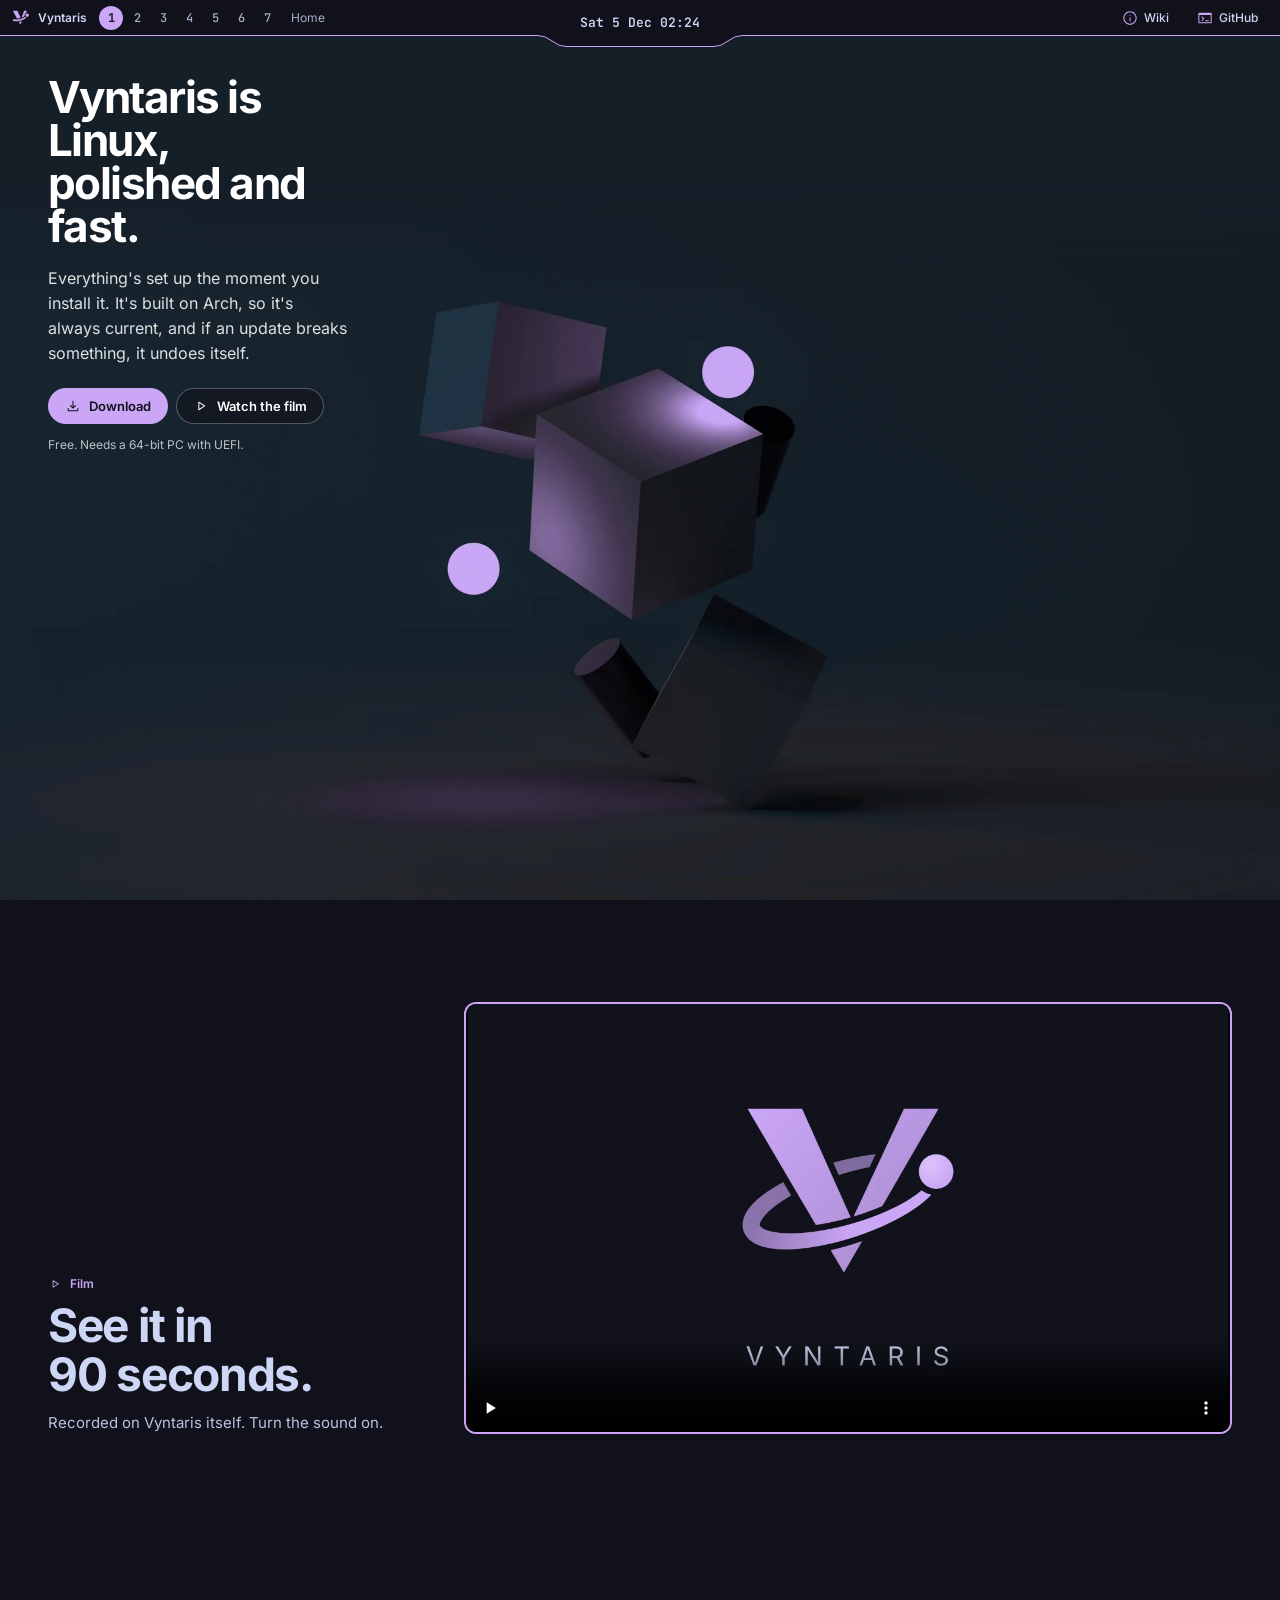
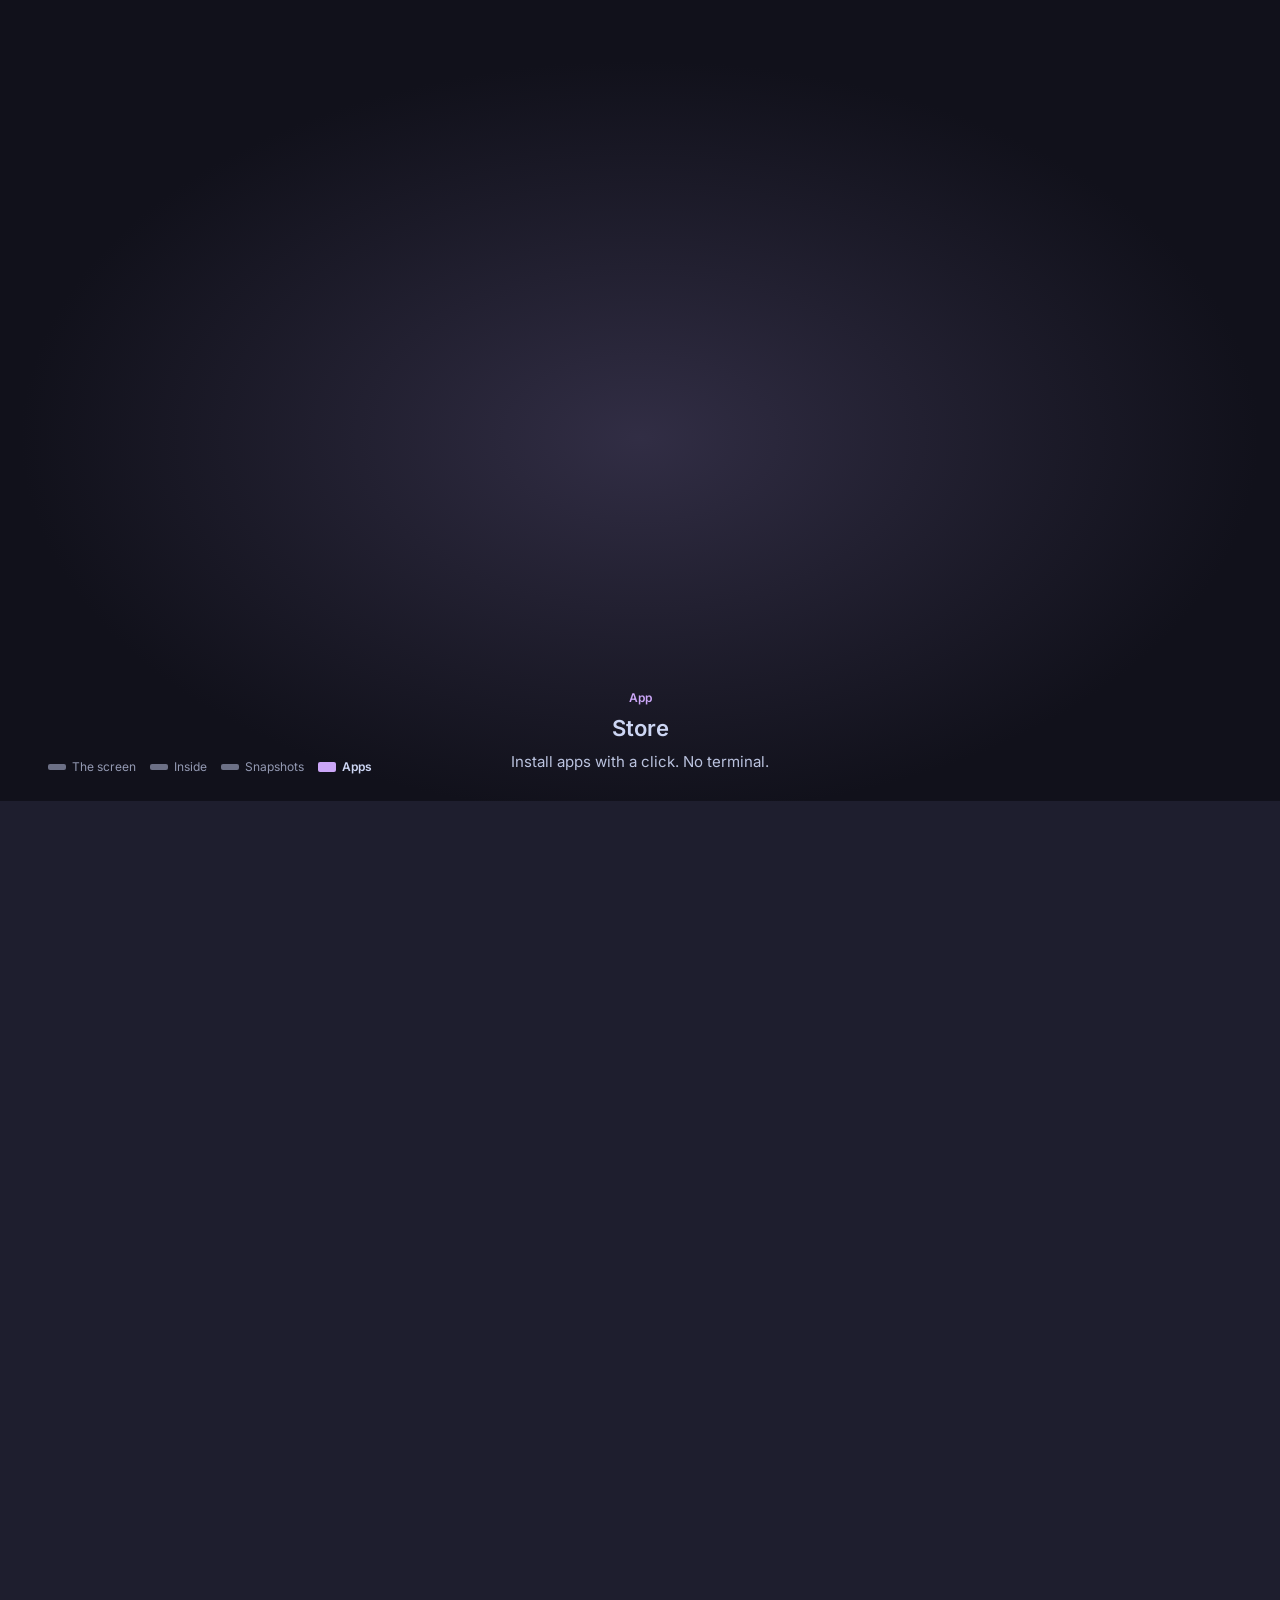
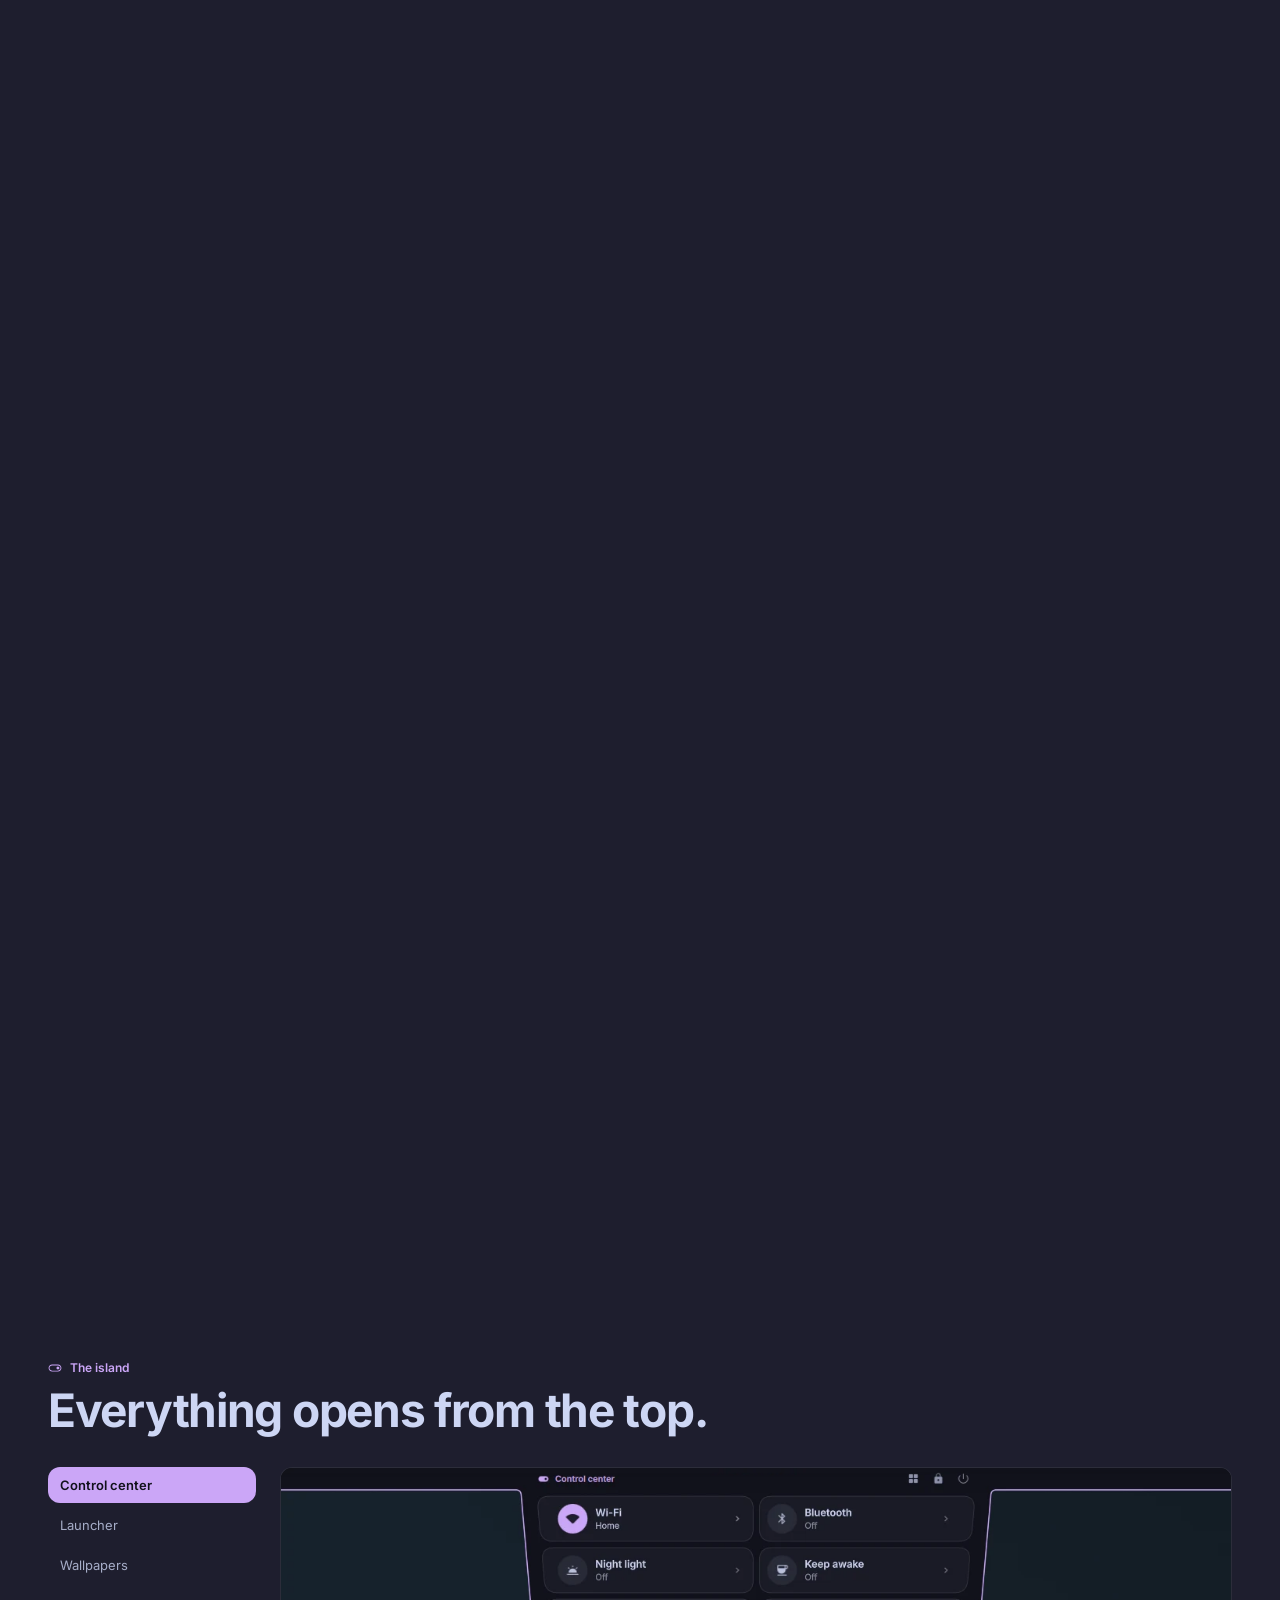
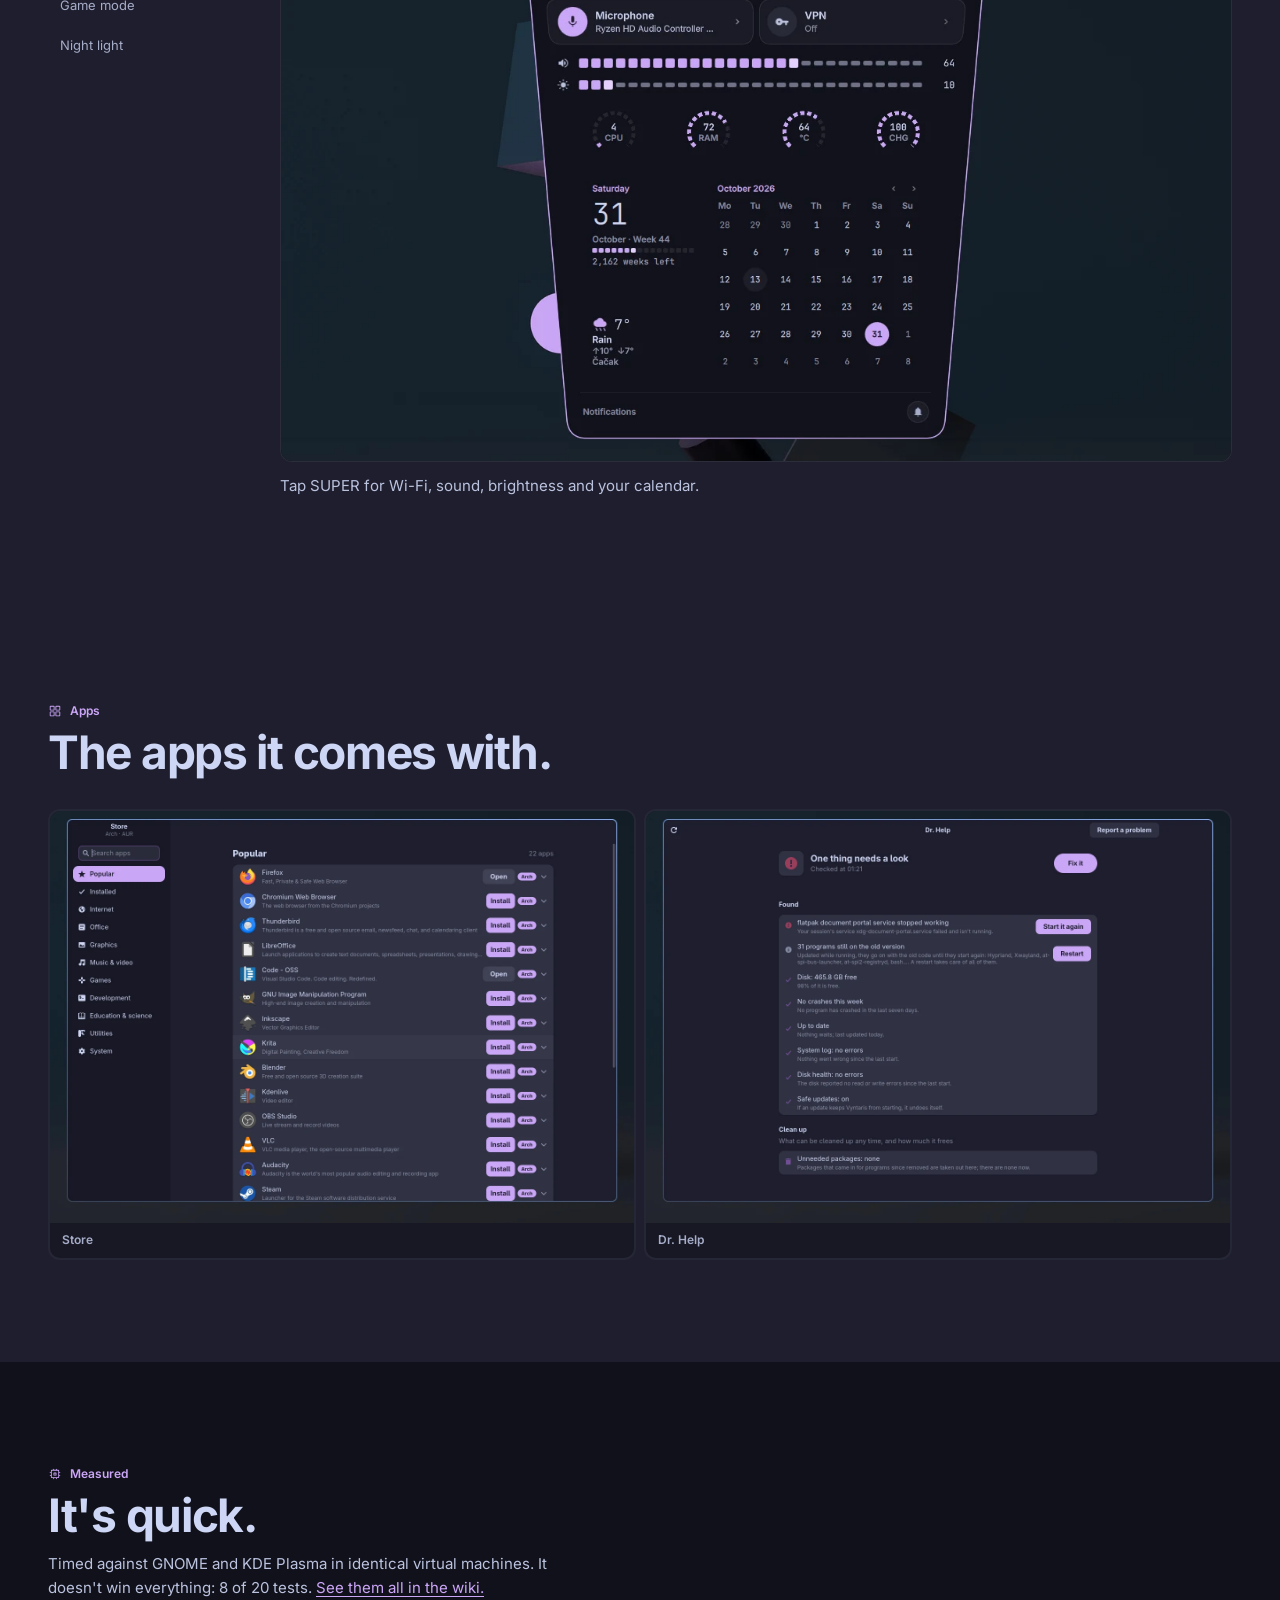
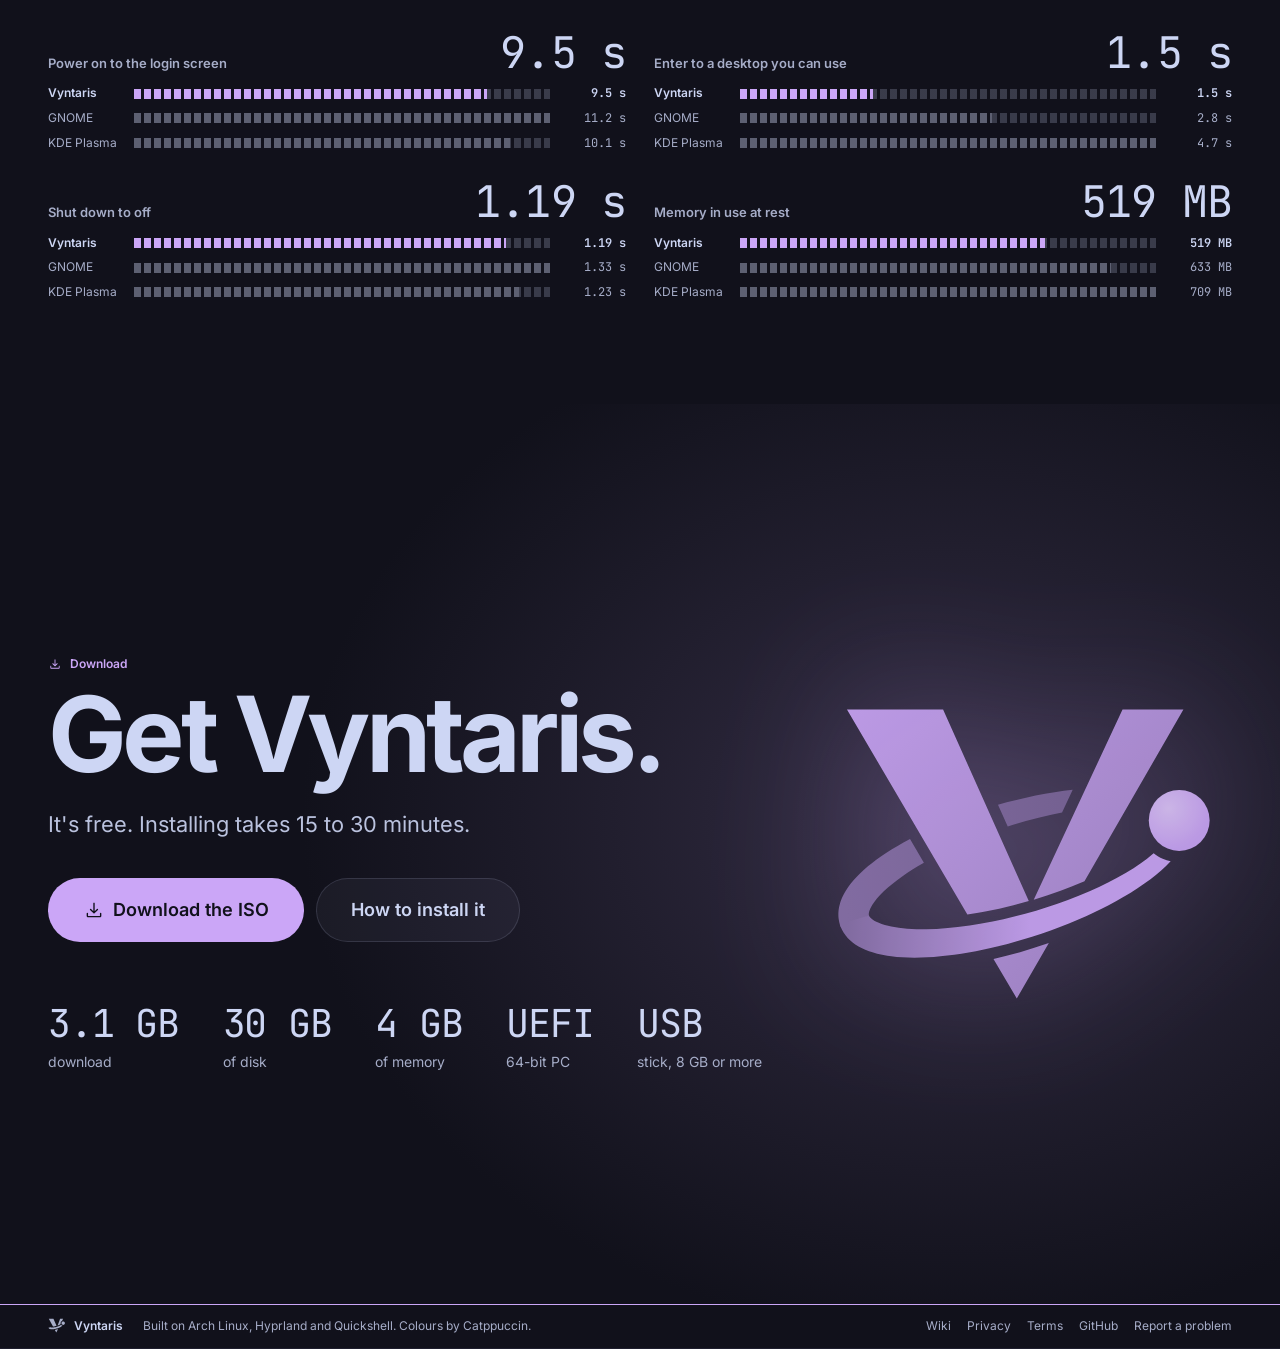
<file: index.html>
<!doctype html>
<html lang="en">
<head>
<meta charset="utf-8">
<meta name="viewport" content="width=device-width, initial-scale=1, viewport-fit=cover">
<title>Vyntaris: Linux, polished and fast</title>
<meta name="description" content="Vyntaris is a polished, fast Linux desktop. Everything is set up when you install it, and if an update breaks something, it undoes itself.">
<meta property="og:title" content="Vyntaris: Linux, polished and fast">
<meta property="og:description" content="Vyntaris is a polished, fast Linux desktop. Everything is set up when you install it, and if an update breaks something, it undoes itself.">
<meta property="og:image" content="https://vyntarisos.com/shots/gallery-tiling.webp">
<meta property="og:type" content="website">
<meta property="og:url" content="https://vyntarisos.com/">
<meta name="twitter:card" content="summary_large_image">
<link rel="canonical" href="https://vyntarisos.com/">
<link rel="icon" href="/favicon.svg" type="image/svg+xml">
<link rel="preload" href="/fonts/inter.woff2" as="font" type="font/woff2" crossorigin>
<link rel="stylesheet" href="/desk.css">
</head>
<body>
<a class="skip" href="#main">Skip to content</a>
<header class="bar">
  <div class="bar-left">
    <a class="brand" href="/"><svg viewBox="0 0 24 24" aria-hidden="true"><path fill="currentColor" fill-rule="evenodd" d="M12.79 11.4L13.97 10.96L14.92 10.55L15.79 10.12L16.57 9.68L16.88 9.05L16.82 8.75L16.79 8.45L16.78 8.15L16.81 7.85L16.85 7.55L16.92 7.26L17.02 6.97L17.14 6.7L17.28 6.44L17.45 6.19L17.66 5.93L17.86 5.71L18.09 5.51L18.33 5.34L18.59 5.18L18.86 5.04L20.16 2.43L16.16 2.43zM6.69 12.72L8.05 12.57L9.18 12.38L10.35 12.12L11.45 11.83L7.26 2.43L1.08 2.43zM22.55 8.18L22.5 7.74L22.36 7.32L22.14 6.93L21.85 6.6L21.5 6.32L21.1 6.12L20.67 6L20.22 5.97L19.78 6.02L19.36 6.16L18.97 6.38L18.64 6.67L18.36 7.03L18.16 7.42L18.04 7.85L18.01 8.3L18.06 8.74L18.2 9.16L18.42 9.55L18.71 9.88L19.07 10.16L19.46 10.36L19.89 10.48L20.34 10.51L20.78 10.46L21.2 10.32L21.59 10.1L21.92 9.81L22.2 9.45L22.4 9.06L22.52 8.63zM3.06 13.46L3.08 13.5L0.65 14.24L0.75 14.52L0.89 14.78L1.1 15.07L1.3 15.28L1.56 15.51L1.85 15.7L2.15 15.86L2.52 16.01L2.92 16.14L3.34 16.24L3.77 16.32L4.23 16.37L4.78 16.41L5.88 16.41L7.15 16.31L7.92 16.21L8.7 16.08L9.49 15.92L10.4 15.7L11.22 15.49L12.13 15.21L12.93 14.95L13.82 14.62L14.69 14.27L15.44 13.94L16.25 13.55L16.93 13.19L17.66 12.77L18.25 12.39L18.81 12L19.32 11.6L18.83 11.42L18.37 11.17L17.96 10.85L17.59 10.48L16.86 10.93L15.99 11.39L15.03 11.84L13.99 12.27L12.9 12.66L11.87 12.98L10.83 13.27L9.7 13.53L8.59 13.73L7.52 13.88L6.52 13.96L5.6 13.98L4.79 13.94L4.06 13.84L3.48 13.69L3.23 13.58zM13.4 16.08L11.97 16.54L11.02 16.81L10.07 17.05L9.15 17.24L11.07 20.77z"/></svg><span>Vyntaris</span></a>
    <nav class="ws" aria-label="Sections"><a href="#desk" title="Home" aria-label="Home">1</a><a href="#film" title="Film" aria-label="Film">2</a><a href="#inside" title="Inside" aria-label="Inside">3</a><a href="#panels" title="Panels" aria-label="Panels">4</a><a href="#apps" title="Apps" aria-label="Apps">5</a><a href="#numbers" title="Numbers" aria-label="Numbers">6</a><a href="#download" title="Download" aria-label="Download">7</a></nav>
    <span class="title"></span>
  </div>
  <div class="island"><time id="clock"></time></div>
  <div class="bar-right">
    <a class="mod" href="/wiki/"><svg class="ic" viewBox="0 -960 960 960" aria-hidden="true"><path d="M483.18-280q12.82 0 21.32-8.63 8.5-8.62 8.5-21.37v-180q0-12.75-8.68-21.38-8.67-8.62-21.5-8.62-12.82 0-21.32 8.62-8.5 8.63-8.5 21.38v180q0 12.75 8.68 21.37 8.67 8.63 21.5 8.63Zm-3.2-314q14.02 0 23.52-9.2T513-626q0-14.45-9.48-24.22-9.48-9.78-23.5-9.78t-23.52 9.78Q447-640.45 447-626q0 13.6 9.48 22.8 9.48 9.2 23.5 9.2Zm.29 514q-82.74 0-155.5-31.5Q252-143 197.5-197.5t-86-127.34Q80-397.68 80-480.5t31.5-155.66Q143-709 197.5-763t127.34-85.5Q397.68-880 480.5-880t155.66 31.5Q709-817 763-763t85.5 127Q880-563 880-480.27q0 82.74-31.5 155.5Q817-252 763-197.68q-54 54.31-127 86Q563-80 480.27-80Zm.23-60Q622-140 721-239.5t99-241Q820-622 721.19-721T480-820q-141 0-240.5 98.81T140-480q0 141 99.5 240.5t241 99.5Zm-.5-340Z"/></svg><span>Wiki</span></a>
    <a class="mod" href="https://github.com/vyntaris/vyntaris"><svg class="ic" viewBox="0 -960 960 960" aria-hidden="true"><path d="M140-160q-24 0-42-18t-18-42v-520q0-24 18-42t42-18h680q24 0 42 18t18 42v520q0 24-18 42t-42 18H140Zm0-60h680v-436H140v436Zm221-218-83-83q-9-9-8.5-21t9.5-21q9-9 21-9t21 9l104 104q9 9 9 21t-9 21L321-313q-9 9-21 9t-21-9q-9-9-9-21t9-21l82-83Zm159 150q-13 0-21.5-8.5T490-318q0-13 8.5-21.5T520-348h160q13 0 21.5 8.5T710-318q0 13-8.5 21.5T680-288H520Z"/></svg><span>GitHub</span></a>
  </div>
  <i class="no-js-edge"></i>
</header>


<main id="main">
  <div class="desk" id="desk">
    <img class="wall" src="/shots/xp-wall.webp" alt="" width="1920" height="1080" fetchpriority="high" decoding="async">
    <div class="pitch">
      <h1>Vyntaris is Linux, polished and fast.</h1>
      <p>Everything's set up the moment you install it. It's built on Arch, so it's always current, and if an update breaks something, it undoes itself.</p>
      <div class="do">
        <a class="btn primary" href="#download"><svg class="ic" viewBox="0 -960 960 960" aria-hidden="true"><path d="M479.87-325q-5.87 0-10.87-2-5-2-10-7L308-485q-9-9.27-8.5-21.64.5-12.36 9.11-21.36 9.39-9 21.89-9t21.5 9l98 99v-341q0-12.75 8.68-21.38 8.67-8.62 21.5-8.62 12.82 0 21.32 8.62 8.5 8.63 8.5 21.38v341l99-99q8.8-9 20.9-8.5 12.1.5 21.49 9.5 8.61 9 8.61 21.5t-9 21.5L501-334q-5 5-10.13 7-5.14 2-11 2ZM220-160q-24 0-42-18t-18-42v-113q0-12.75 8.68-21.38 8.67-8.62 21.5-8.62 12.82 0 21.32 8.62 8.5 8.63 8.5 21.38v113h520v-113q0-12.75 8.68-21.38 8.67-8.62 21.5-8.62 12.82 0 21.32 8.62 8.5 8.63 8.5 21.38v113q0 24-18 42t-42 18H220Z"/></svg>Download</a>
        <a class="btn" href="#film"><svg class="ic" viewBox="0 -960 960 960" aria-hidden="true"><path d="M320-258v-450q0-14 9.07-22 9.06-8 21.15-8 3.78 0 7.91 1 4.12 1 7.87 3l354 226q7 5 10.5 11t3.5 14q0 8-3.5 14T720-458L366-232q-3.78 2-7.95 3-4.16 1-7.94 1-12.11 0-21.11-8t-9-22Zm60-225Zm0 171 269-171-269-171v342Z"/></svg>Watch the film</a>
      </div>
      <small>Free. Needs a 64-bit PC with UEFI.</small>
    </div>
  </div>

  <section id="film" aria-labelledby="film-h">
    <div class="inner film-row">
      <div>
        <p class="label"><svg class="ic" viewBox="0 -960 960 960" aria-hidden="true"><path d="M320-258v-450q0-14 9.07-22 9.06-8 21.15-8 3.78 0 7.91 1 4.12 1 7.87 3l354 226q7 5 10.5 11t3.5 14q0 8-3.5 14T720-458L366-232q-3.78 2-7.95 3-4.16 1-7.94 1-12.11 0-21.11-8t-9-22Zm60-225Zm0 171 269-171-269-171v342Z"/></svg>Film</p>
        <h2 class="say" id="film-h">See it in 90 seconds.</h2>
        <p class="note">Recorded on Vyntaris itself. Turn the sound on.</p>
      </div>
      <video class="film" controls playsinline preload="none" poster="/film/poster.webp" width="1920" height="1080" aria-label="A 90-second film of Vyntaris, with music.">
        <source src="/film/vyntaris.webm" type='video/webm; codecs="av01.0.09M.08, opus"'>
        <source src="/film/vyntaris.mp4" type="video/mp4">
      </video>
    </div>
  </section>

  <section class="xp" id="inside" aria-labelledby="xp-h">
    <div class="xp-pin">
      <div class="wrap xp-head">
        <p class="eyebrow">Take it apart</p>
        <h2 id="xp-h">Here's what's inside.</h2>
        <p class="lead">Keep scrolling and the laptop opens up.</p>
      </div>
      <div class="xp-scene" aria-hidden="true"></div>
      <div class="wrap xp-fallback"><div class="shot"><img src="/shots/control.webp" loading="lazy" width="1920" height="1080" alt="The Vyntaris desktop with the control center open"></div><p class="xp-status"></p></div>
      <svg class="xp-lines" aria-hidden="true"></svg>
      <ol class="xp-steps" aria-hidden="true"><li>The screen</li><li>Inside</li><li>Snapshots</li><li>Apps</li></ol>
      <div class="xp-cap" aria-live="polite">
        <div><span class="caps">App</span><h3>Dr. Help</h3><p>Checks your system and fixes what it can.</p></div>
        <div><span class="caps">App</span><h3>Store</h3><p>Install apps with a click. No terminal.</p></div>
        <div><span class="caps">Settings</span><h3>All in one place</h3><p>Press Ctrl+F and type what you're looking for.</p></div>
      </div>
      <ol class="xp-labels">
        <li data-k="island" data-phase="s" data-side="r"><span class="caps">Quickshell</span><h3>The island</h3><p>Everything opens from here: settings, search, sound, music, the power menu.</p></li>
        <li data-k="bar" data-phase="s" data-side="r"><span class="caps">Quickshell</span><h3>The bar</h3><p>Workspaces, Wi-Fi, battery, and a dot when an app is using your mic or camera.</p></li>
        <li data-k="win" data-phase="s" data-side="r"><span class="caps">Hyprland</span><h3>The windows</h3><p>They arrange themselves. You don't have to drag anything around.</p></li>
        <li data-k="wall" data-phase="s" data-side="r"><span class="caps">Colour</span><h3>The wallpaper</h3><p>Pick a colour and the wallpaper, your apps, Firefox and the login screen change with it.</p></li>
        <li data-k="deck" data-phase="b" data-side="l"><span class="caps">Keys</span><h3>One key to start</h3><p>Tap SUPER and start typing. That's most of what you need to know.</p></li>
        <li data-k="wifi" data-phase="b" data-side="l"><span class="caps">NetworkManager · BlueZ</span><h3>Wi-Fi, Bluetooth, your phone</h3><p>Connect right from the panel. Your phone pairs too, through KDE Connect.</p></li>
        <li data-k="board" data-phase="b" data-side="l"><span class="caps">Arch Linux</span><h3>Underneath</h3><p>It's plain Arch: same kernel, same pacman. Drivers install on their own.</p></li>
        <li data-k="battery" data-phase="b" data-side="l"><span class="caps">Power</span><h3>The battery</h3><p>Power saver turns on at 20%. Charging can stop at 80% if your laptop supports it.</p></li>
        <li data-k="ssd" data-phase="b" data-side="r"><span class="caps">Btrfs</span><h3>The disk</h3><p>It gets trimmed every week and checked for damage every month, without you asking.</p></li>
        <li data-k="fans" data-phase="b" data-side="r"><span class="caps">Game mode</span><h3>Games</h3><p>Game mode starts when a game does: quiet notifications, FPS in the island.</p></li>
        <li data-k="speakers" data-phase="b" data-side="r"><span class="caps">PipeWire</span><h3>Sound</h3><p>All your outputs and inputs in one panel, plus noise suppression for the mic.</p></li>
        <li data-k="snap" data-phase="t" data-side="r"><span class="caps">Timeshift</span><h3>A copy before every update</h3><p>The system saves itself first. Your files aren't part of it.</p></li>
        <li data-k="guard" data-phase="t" data-side="l"><span class="caps">update-guard</span><h3>Bad updates undo themselves</h3><p>If the system won't start three times in a row, you get the old one back.</p></li>
        <li class="pill" data-k="g1" data-phase="t">Before upgrade · today</li>
        <li class="pill" data-k="g2" data-phase="t">Before upgrade · 4 days ago</li>
        <li class="pill" data-k="g3" data-phase="t">Installed · 3 weeks ago</li>
      </ol>
    </div>
  </section>

  <section id="panels" aria-labelledby="panels-h">
    <div class="inner">
      <p class="label"><svg class="ic" viewBox="0 -960 960 960" aria-hidden="true"><path d="M280-240q-100 0-170-70T40-480q0-100 70-170t170-70h400q100 0 170 70t70 170q0 100-70 170t-170 70H280Zm0-60h400q75 0 127.5-52.5T860-480q0-75-52.5-127.5T680-660H280q-75 0-127.5 52.5T100-480q0 75 52.5 127.5T280-300Zm400.94-79q42.06 0 71.56-29.44t29.5-71.5q0-42.06-29.44-71.56t-71.5-29.5q-42.06 0-71.56 29.44t-29.5 71.5q0 42.06 29.44 71.56t71.5 29.5ZM480-480Z"/></svg>The island</p>
      <h2 class="say" id="panels-h">Everything opens from the top.</h2>
      <div class="switcher">
        <div class="nav" role="tablist" aria-label="Panels" hidden><button type="button" role="tab" data-for="p-0">Control center</button><button type="button" role="tab" data-for="p-1">Launcher</button><button type="button" role="tab" data-for="p-2">Wallpapers</button><button type="button" role="tab" data-for="p-3">Game mode</button><button type="button" role="tab" data-for="p-4">Night light</button></div>
        <div class="panes"><div data-page="p-0" class="stage"><img src="/shots/island-control.webp" data-cut="/shots/cut-control.webp" width="1216" height="760" loading="lazy" decoding="async" alt="The control center: Wi-Fi, Bluetooth and the microphone as tiles, volume, and the month."><p class="pane-text">Tap SUPER for Wi-Fi, sound, brightness and your calendar.</p></div><div data-page="p-1" class="stage"><img src="/shots/island-launcher.webp" data-cut="/shots/cut-launcher.webp" width="1216" height="760" loading="lazy" decoding="async" alt="The launcher: apps, open windows and settings found as you type."><p class="pane-text">Just start typing. Apps, files, settings, even “volume 40” or “100 eur to rsd”.</p></div><div data-page="p-2" class="stage"><img src="/shots/island-wallpapers.webp" data-cut="/shots/cut-wallpapers.webp" width="1216" height="760" loading="lazy" decoding="async" alt="The wallpaper picker in a row under the bar."><p class="pane-text">Browse with the arrow keys, press Enter to set one.</p></div><div data-page="p-3" class="stage"><img src="/shots/island-gamemode.webp" data-cut="/shots/cut-gamemode.webp" width="1216" height="760" loading="lazy" decoding="async" alt="The game mode panel with its switches."><p class="pane-text">Turns on by itself when a game starts.</p></div><div data-page="p-4" class="stage"><img src="/shots/island-nightlight.webp" data-cut="/shots/cut-nightlight.webp" width="1216" height="760" loading="lazy" decoding="async" alt="The night light panel."><p class="pane-text">A warmer screen in the evening, whenever you want or on a schedule.</p></div></div>
      </div>
    </div>
  </section>

  <section id="apps" aria-labelledby="apps-h">
    <div class="inner">
      <p class="label"><svg class="ic" viewBox="0 -960 960 960" aria-hidden="true"><path d="M180-510q-24.75 0-42.37-17.63Q120-545.25 120-570v-210q0-24.75 17.63-42.38Q155.25-840 180-840h210q24.75 0 42.38 17.62Q450-804.75 450-780v210q0 24.75-17.62 42.37Q414.75-510 390-510H180Zm0 390q-24.75 0-42.37-17.63Q120-155.25 120-180v-210q0-24.75 17.63-42.38Q155.25-450 180-450h210q24.75 0 42.38 17.62Q450-414.75 450-390v210q0 24.75-17.62 42.37Q414.75-120 390-120H180Zm390-390q-24.75 0-42.37-17.63Q510-545.25 510-570v-210q0-24.75 17.63-42.38Q545.25-840 570-840h210q24.75 0 42.38 17.62Q840-804.75 840-780v210q0 24.75-17.62 42.37Q804.75-510 780-510H570Zm0 390q-24.75 0-42.37-17.63Q510-155.25 510-180v-210q0-24.75 17.63-42.38Q545.25-450 570-450h210q24.75 0 42.38 17.62Q840-414.75 840-390v210q0 24.75-17.62 42.37Q804.75-120 780-120H570ZM180-570h210v-210H180v210Zm390 0h210v-210H570v210Zm0 390h210v-210H570v210Zm-390 0h210v-210H180v210Zm390-390Zm0 180Zm-180 0Zm0-180Z"/></svg>Apps</p>
      <h2 class="say" id="apps-h">The apps it comes with.</h2>
      <div class="tiled">
        <figure class="win w-half"><img src="/shots/app-store.webp" width="1320" height="930" loading="lazy" decoding="async" alt="The Store, a list of apps with Install buttons."><figcaption>Store</figcaption></figure>
        <figure class="win w-half"><img src="/shots/app-doctor.webp" width="1320" height="930" loading="lazy" decoding="async" alt="Dr. Help, a list of system checks and what each found."><figcaption>Dr. Help</figcaption></figure>
      </div>
    </div>
  </section>

  <section id="numbers" aria-labelledby="numbers-h">
    <div class="inner">
      <p class="label"><svg class="ic" viewBox="0 -960 960 960" aria-hidden="true"><path d="M377-407v-145q0-12.75 8.63-21.38Q394.25-582 407-582h145q12.75 0 21.38 8.62Q582-564.75 582-552v145q0 12.75-8.62 21.37Q564.75-377 552-377H407q-12.75 0-21.37-8.63Q377-394.25 377-407Zm60-30h85v-85h-85v85Zm-77 287v-50H260q-24 0-42-18t-18-42v-100h-50q-12.75 0-21.37-8.68-8.63-8.67-8.63-21.5 0-12.82 8.63-21.32 8.62-8.5 21.37-8.5h50v-124h-50q-12.75 0-21.37-8.68-8.63-8.67-8.63-21.5 0-12.82 8.63-21.32 8.62-8.5 21.37-8.5h50v-100q0-24 18-42t42-18h100v-46q0-12.75 8.68-21.38 8.67-8.62 21.5-8.62 12.82 0 21.32 8.62 8.5 8.63 8.5 21.38v46h124v-46q0-12.75 8.68-21.38 8.67-8.62 21.5-8.62 12.82 0 21.32 8.62 8.5 8.63 8.5 21.38v46h100q24 0 42 18t18 42v100h46q12.75 0 21.38 8.68 8.62 8.67 8.62 21.5 0 12.82-8.62 21.32-8.63 8.5-21.38 8.5h-46v124h46q12.75 0 21.38 8.68 8.62 8.67 8.62 21.5 0 12.82-8.62 21.32-8.63 8.5-21.38 8.5h-46v100q0 24-18 42t-42 18H604v50q0 12.75-8.68 21.37-8.67 8.63-21.5 8.63-12.82 0-21.32-8.63-8.5-8.62-8.5-21.37v-50H420v50q0 12.75-8.68 21.37-8.67 8.63-21.5 8.63-12.82 0-21.32-8.63-8.5-8.62-8.5-21.37Zm344-110v-444H260v444h444ZM480-480Z"/></svg>Measured</p>
      <h2 class="say" id="numbers-h">It's quick.</h2>
      <p class="note">Timed against GNOME and KDE Plasma in identical virtual machines. It doesn't win everything: 8 of 20 tests. <a href="/wiki/#numbers">See them all in the wiki.</a></p>
      <div class="system"><figure class="race"><figcaption>Power on to the login screen<b>9.5 s</b></figcaption><ol><li class="us" style="--v:0.848"><span>Vyntaris</span><span class="track"></span><span class="val">9.5 s</span></li><li style="--v:1.000"><span>GNOME</span><span class="track"></span><span class="val">11.2 s</span></li><li style="--v:0.904"><span>KDE Plasma</span><span class="track"></span><span class="val">10.1 s</span></li></ol></figure><figure class="race"><figcaption>Enter to a desktop you can use<b>1.5 s</b></figcaption><ol><li class="us" style="--v:0.319"><span>Vyntaris</span><span class="track"></span><span class="val">1.5 s</span></li><li style="--v:0.606"><span>GNOME</span><span class="track"></span><span class="val">2.8 s</span></li><li style="--v:1.000"><span>KDE Plasma</span><span class="track"></span><span class="val">4.7 s</span></li></ol></figure><figure class="race"><figcaption>Shut down to off<b>1.19 s</b></figcaption><ol><li class="us" style="--v:0.895"><span>Vyntaris</span><span class="track"></span><span class="val">1.19 s</span></li><li style="--v:1.000"><span>GNOME</span><span class="track"></span><span class="val">1.33 s</span></li><li style="--v:0.925"><span>KDE Plasma</span><span class="track"></span><span class="val">1.23 s</span></li></ol></figure><figure class="race"><figcaption>Memory in use at rest<b>519 MB</b></figcaption><ol><li class="us" style="--v:0.732"><span>Vyntaris</span><span class="track"></span><span class="val">519 MB</span></li><li style="--v:0.893"><span>GNOME</span><span class="track"></span><span class="val">633 MB</span></li><li style="--v:1.000"><span>KDE Plasma</span><span class="track"></span><span class="val">709 MB</span></li></ol></figure></div>
    </div>
  </section>

  <section id="download" aria-labelledby="download-h">
    <img class="get-logo" src="/shots/logo.svg" alt="" width="900" height="900" loading="lazy">
    <div class="inner get-big">
      <p class="label"><svg class="ic" viewBox="0 -960 960 960" aria-hidden="true"><path d="M479.87-325q-5.87 0-10.87-2-5-2-10-7L308-485q-9-9.27-8.5-21.64.5-12.36 9.11-21.36 9.39-9 21.89-9t21.5 9l98 99v-341q0-12.75 8.68-21.38 8.67-8.62 21.5-8.62 12.82 0 21.32 8.62 8.5 8.63 8.5 21.38v341l99-99q8.8-9 20.9-8.5 12.1.5 21.49 9.5 8.61 9 8.61 21.5t-9 21.5L501-334q-5 5-10.13 7-5.14 2-11 2ZM220-160q-24 0-42-18t-18-42v-113q0-12.75 8.68-21.38 8.67-8.62 21.5-8.62 12.82 0 21.32 8.62 8.5 8.63 8.5 21.38v113h520v-113q0-12.75 8.68-21.38 8.67-8.62 21.5-8.62 12.82 0 21.32 8.62 8.5 8.63 8.5 21.38v113q0 24-18 42t-42 18H220Z"/></svg>Download</p>
      <h2 id="download-h">Get Vyntaris.</h2>
      <p class="get-note">It's free. Installing takes 15 to 30 minutes.</p>
      <div class="do">
        <a class="btn primary huge" href="https://dl.vyntarisos.com/vyntaris-x86_64.iso" download><svg class="ic" viewBox="0 -960 960 960" aria-hidden="true"><path d="M479.87-325q-5.87 0-10.87-2-5-2-10-7L308-485q-9-9.27-8.5-21.64.5-12.36 9.11-21.36 9.39-9 21.89-9t21.5 9l98 99v-341q0-12.75 8.68-21.38 8.67-8.62 21.5-8.62 12.82 0 21.32 8.62 8.5 8.63 8.5 21.38v341l99-99q8.8-9 20.9-8.5 12.1.5 21.49 9.5 8.61 9 8.61 21.5t-9 21.5L501-334q-5 5-10.13 7-5.14 2-11 2ZM220-160q-24 0-42-18t-18-42v-113q0-12.75 8.68-21.38 8.67-8.62 21.5-8.62 12.82 0 21.32 8.62 8.5 8.63 8.5 21.38v113h520v-113q0-12.75 8.68-21.38 8.67-8.62 21.5-8.62 12.82 0 21.32 8.62 8.5 8.63 8.5 21.38v113q0 24-18 42t-42 18H220Z"/></svg>Download the ISO</a>
        <a class="btn huge" href="/wiki/#install">How to install it</a>
      </div>
      <dl class="needs">
        <div><dd>3.1 GB</dd><dt>download</dt></div>
        <div><dd>30 GB</dd><dt>of disk</dt></div>
        <div><dd>4 GB</dd><dt>of memory</dt></div>
        <div><dd>UEFI</dd><dt>64-bit PC</dt></div>
        <div><dd>USB</dd><dt>stick, 8 GB or more</dt></div>
      </dl>
    </div>
  </section>
</main>

<footer class="foot">
  <a class="brand" href="/"><svg viewBox="0 0 24 24" aria-hidden="true"><path fill="currentColor" fill-rule="evenodd" d="M12.79 11.4L13.97 10.96L14.92 10.55L15.79 10.12L16.57 9.68L16.88 9.05L16.82 8.75L16.79 8.45L16.78 8.15L16.81 7.85L16.85 7.55L16.92 7.26L17.02 6.97L17.14 6.7L17.28 6.44L17.45 6.19L17.66 5.93L17.86 5.71L18.09 5.51L18.33 5.34L18.59 5.18L18.86 5.04L20.16 2.43L16.16 2.43zM6.69 12.72L8.05 12.57L9.18 12.38L10.35 12.12L11.45 11.83L7.26 2.43L1.08 2.43zM22.55 8.18L22.5 7.74L22.36 7.32L22.14 6.93L21.85 6.6L21.5 6.32L21.1 6.12L20.67 6L20.22 5.97L19.78 6.02L19.36 6.16L18.97 6.38L18.64 6.67L18.36 7.03L18.16 7.42L18.04 7.85L18.01 8.3L18.06 8.74L18.2 9.16L18.42 9.55L18.71 9.88L19.07 10.16L19.46 10.36L19.89 10.48L20.34 10.51L20.78 10.46L21.2 10.32L21.59 10.1L21.92 9.81L22.2 9.45L22.4 9.06L22.52 8.63zM3.06 13.46L3.08 13.5L0.65 14.24L0.75 14.52L0.89 14.78L1.1 15.07L1.3 15.28L1.56 15.51L1.85 15.7L2.15 15.86L2.52 16.01L2.92 16.14L3.34 16.24L3.77 16.32L4.23 16.37L4.78 16.41L5.88 16.41L7.15 16.31L7.92 16.21L8.7 16.08L9.49 15.92L10.4 15.7L11.22 15.49L12.13 15.21L12.93 14.95L13.82 14.62L14.69 14.27L15.44 13.94L16.25 13.55L16.93 13.19L17.66 12.77L18.25 12.39L18.81 12L19.32 11.6L18.83 11.42L18.37 11.17L17.96 10.85L17.59 10.48L16.86 10.93L15.99 11.39L15.03 11.84L13.99 12.27L12.9 12.66L11.87 12.98L10.83 13.27L9.7 13.53L8.59 13.73L7.52 13.88L6.52 13.96L5.6 13.98L4.79 13.94L4.06 13.84L3.48 13.69L3.23 13.58zM13.4 16.08L11.97 16.54L11.02 16.81L10.07 17.05L9.15 17.24L11.07 20.77z"/></svg><span>Vyntaris</span></a>
  <span>Built on Arch Linux, Hyprland and Quickshell. Colours by Catppuccin.</span>
  <nav aria-label="More">
    <a href="/wiki/">Wiki</a>
    <a href="/policy/">Privacy</a>
    <a href="/tos/">Terms</a>
    <a href="https://github.com/vyntaris/vyntaris">GitHub</a>
    <a href="https://github.com/vyntaris/vyntaris/issues">Report a problem</a>
  </nav>
</footer>
<p class="visually-hidden" aria-live="polite" id="status"></p>
<script src="/js/desk.js" defer></script>
</body>
</html>
</file>
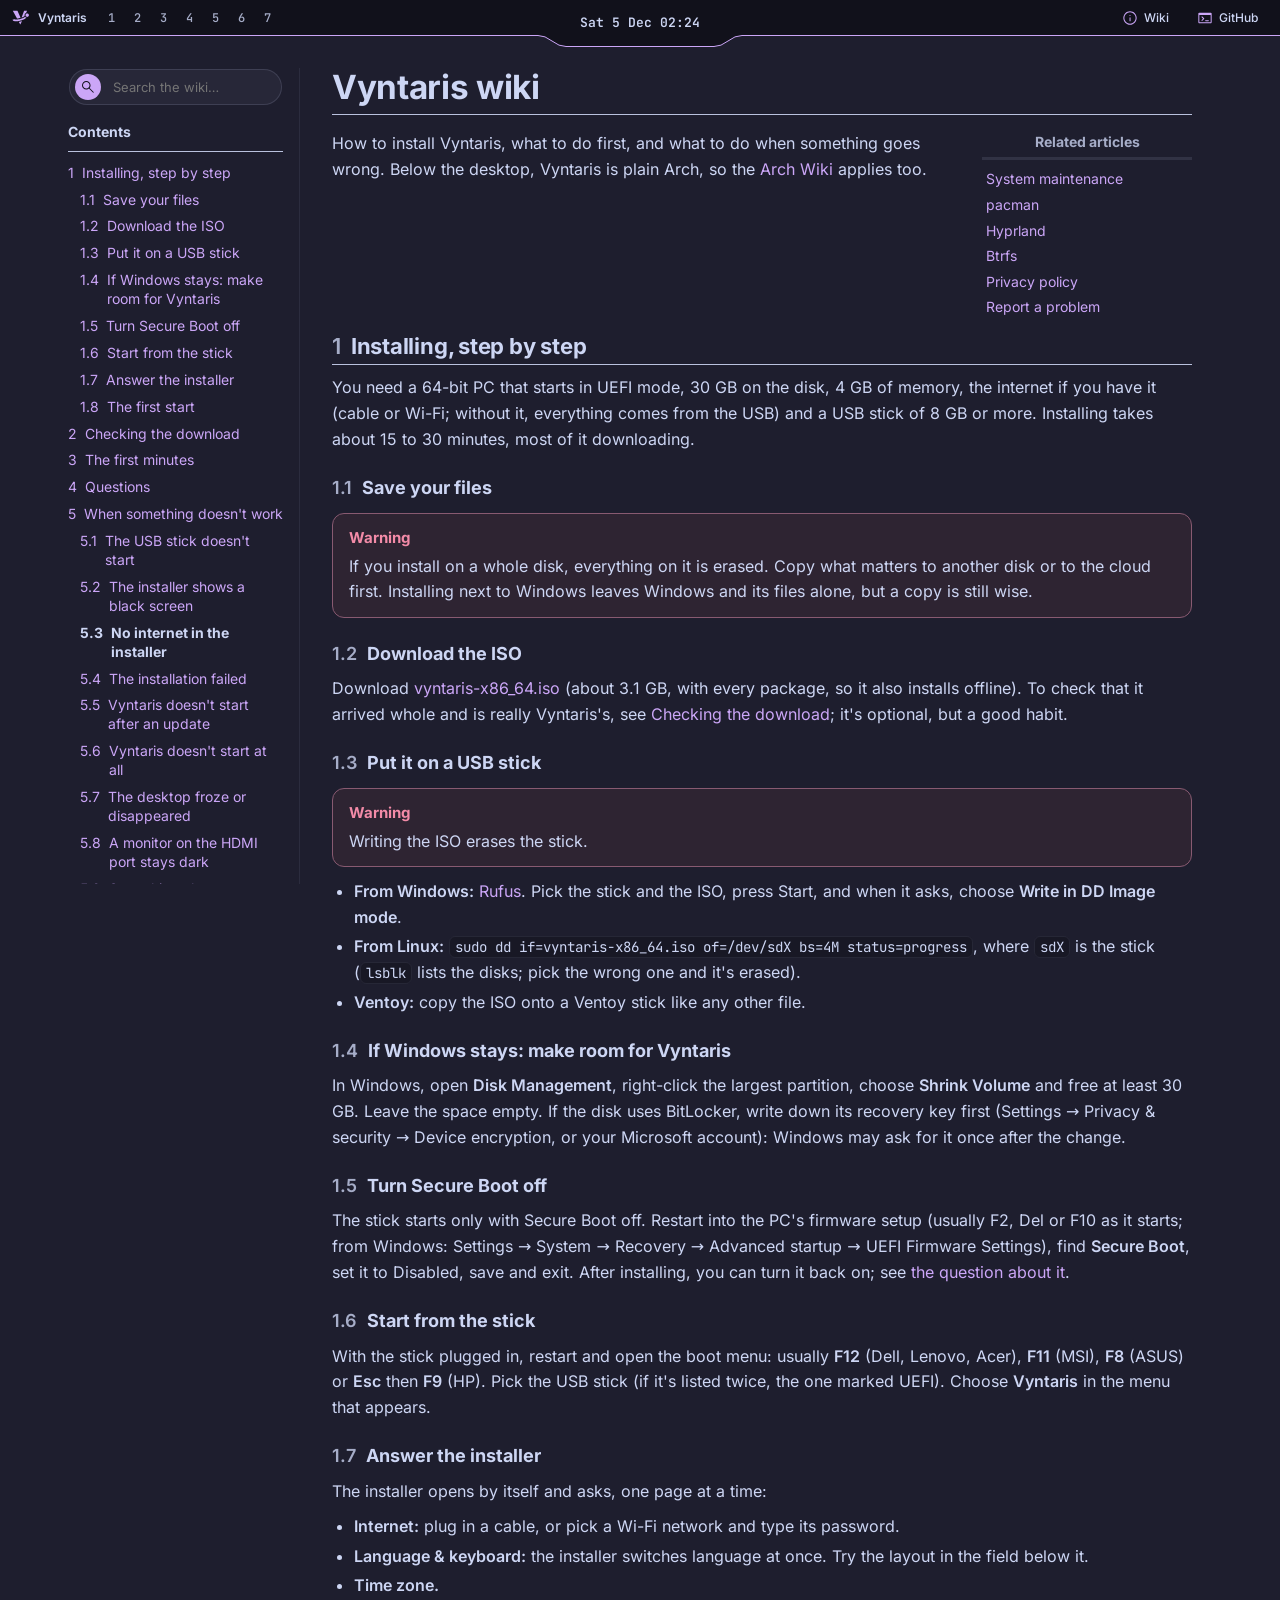
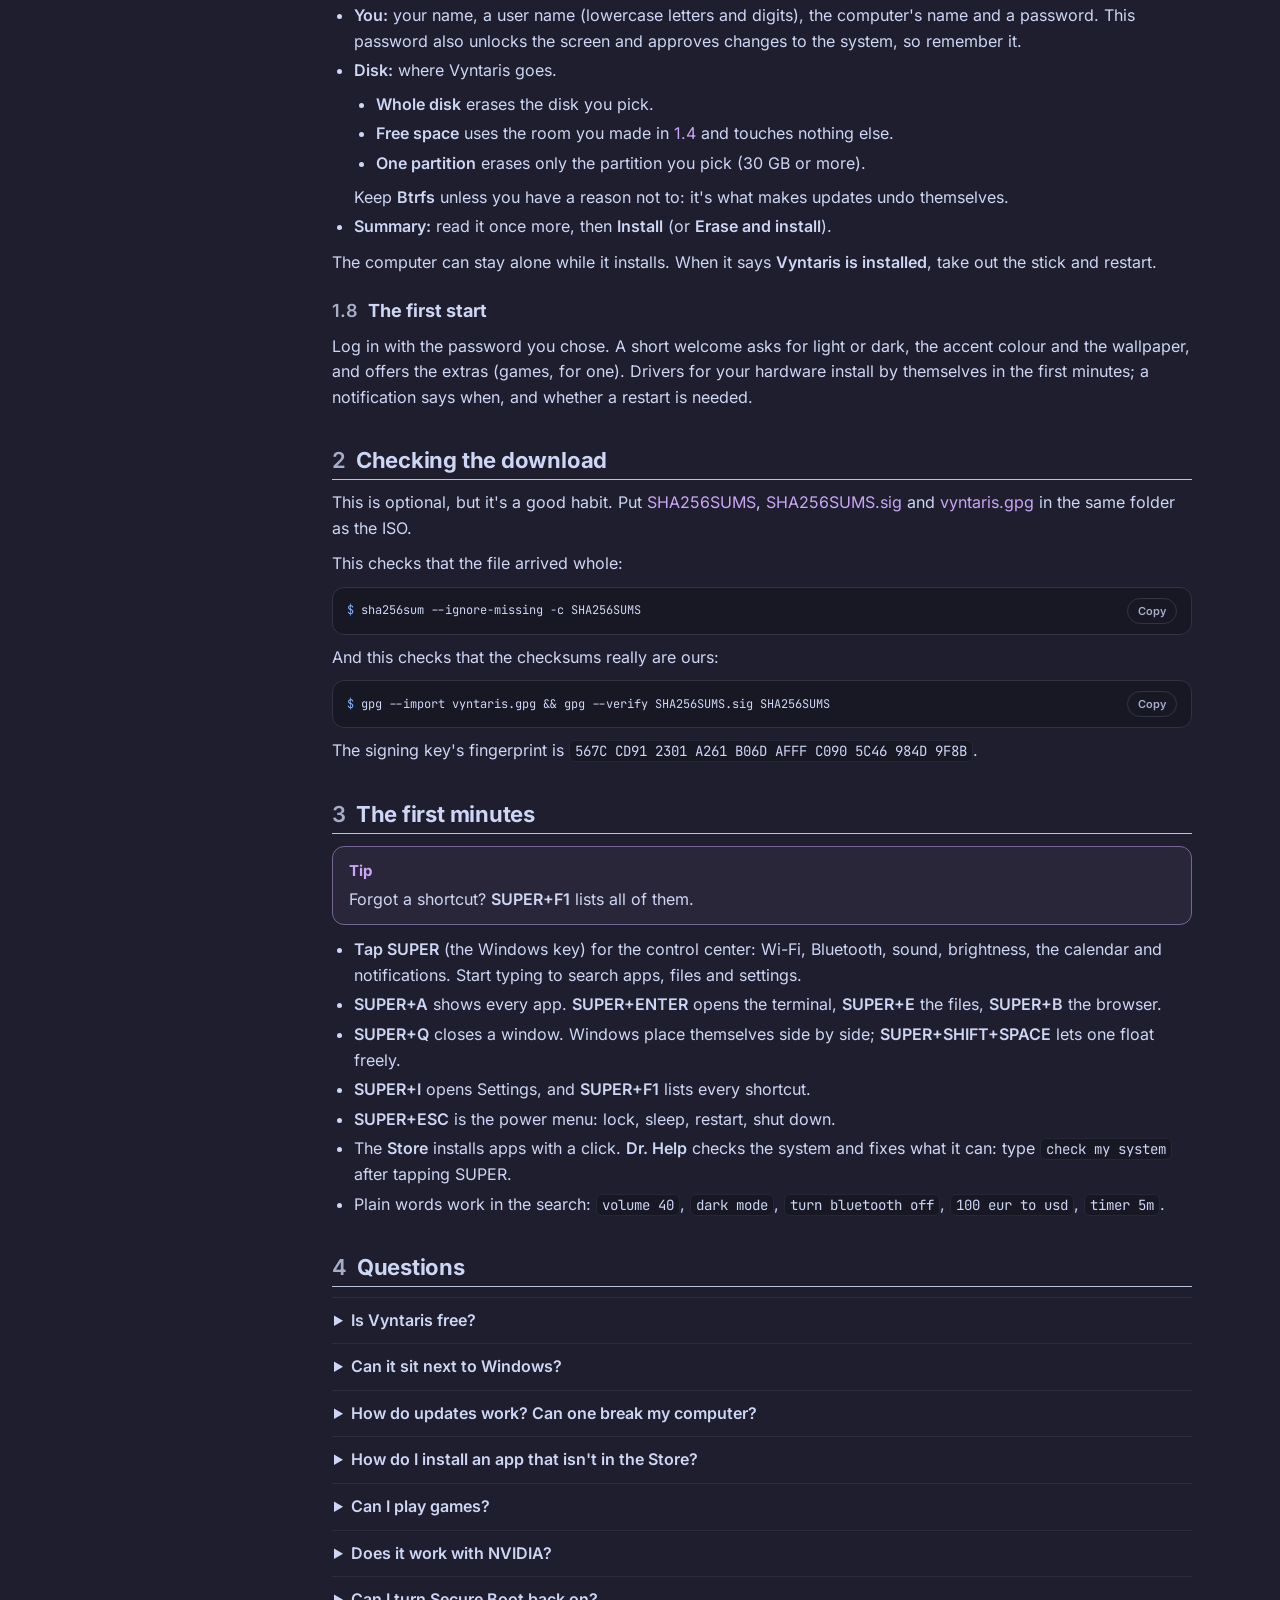
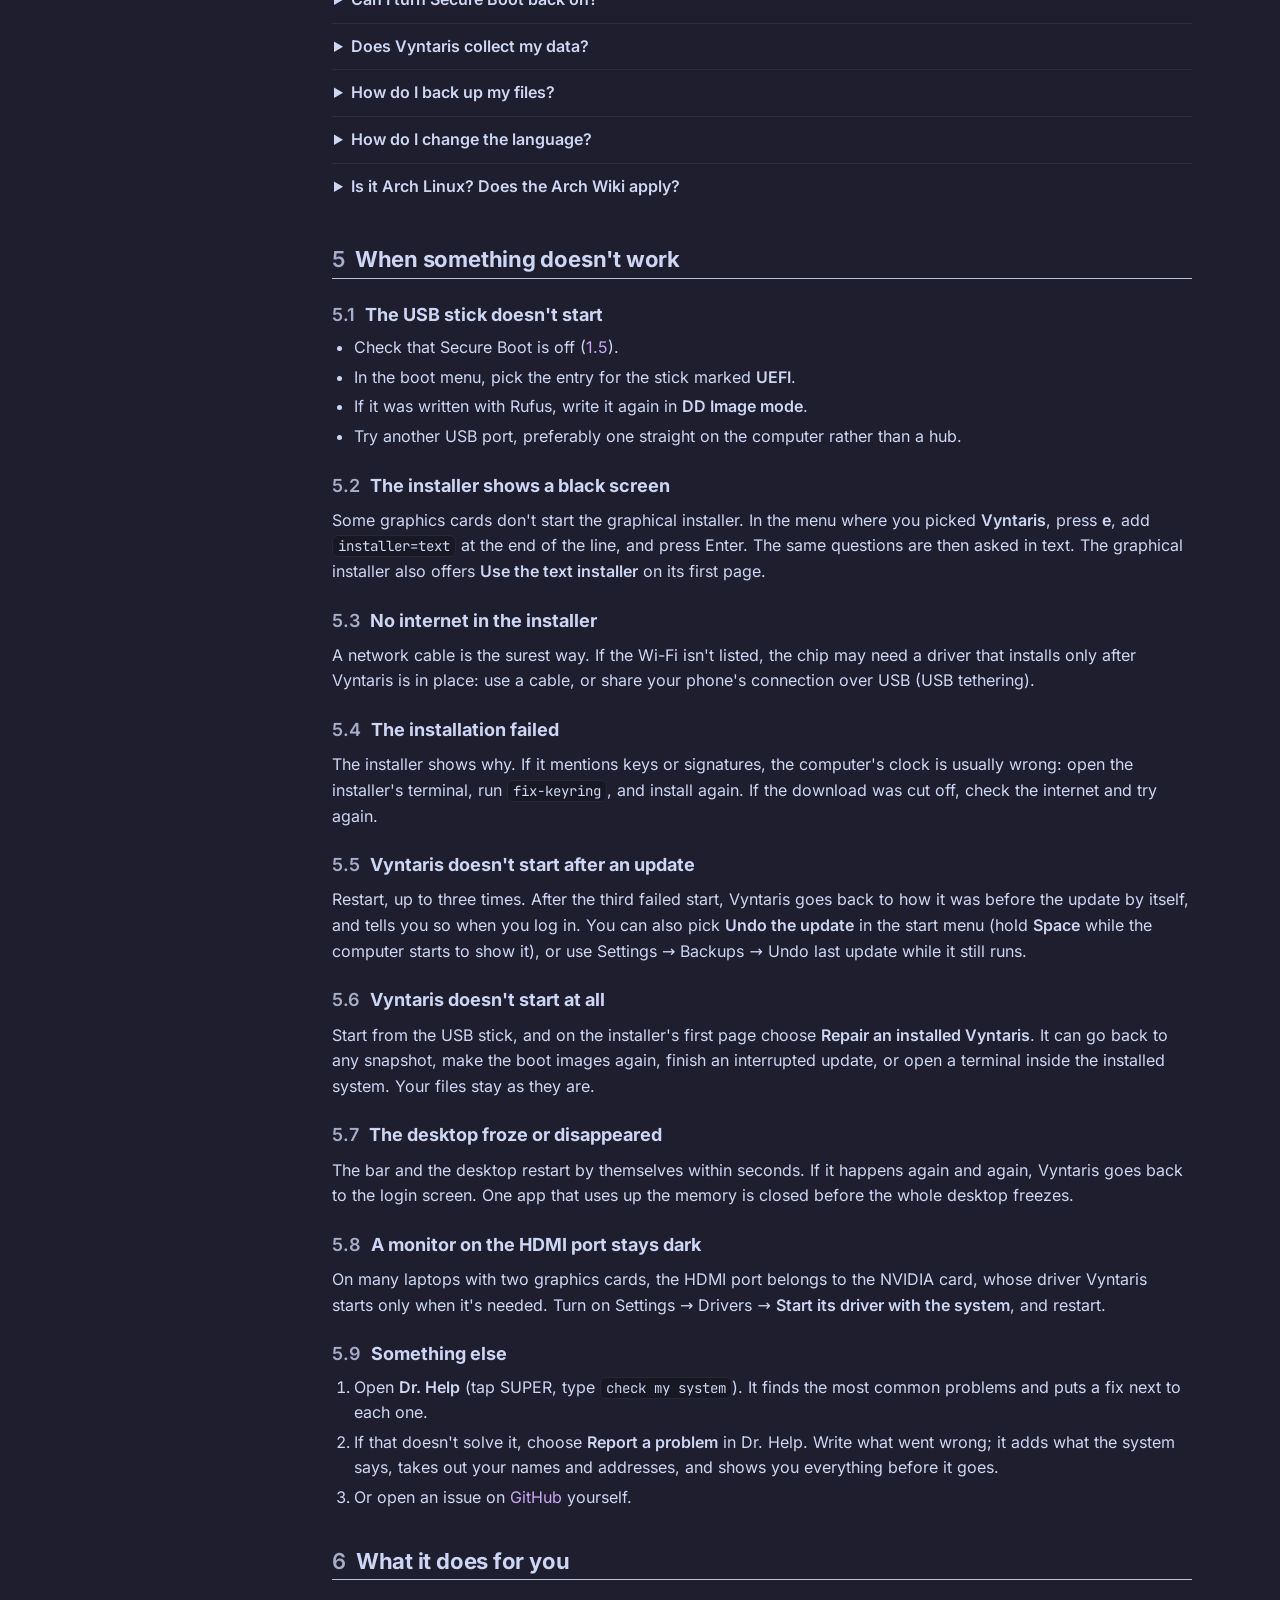
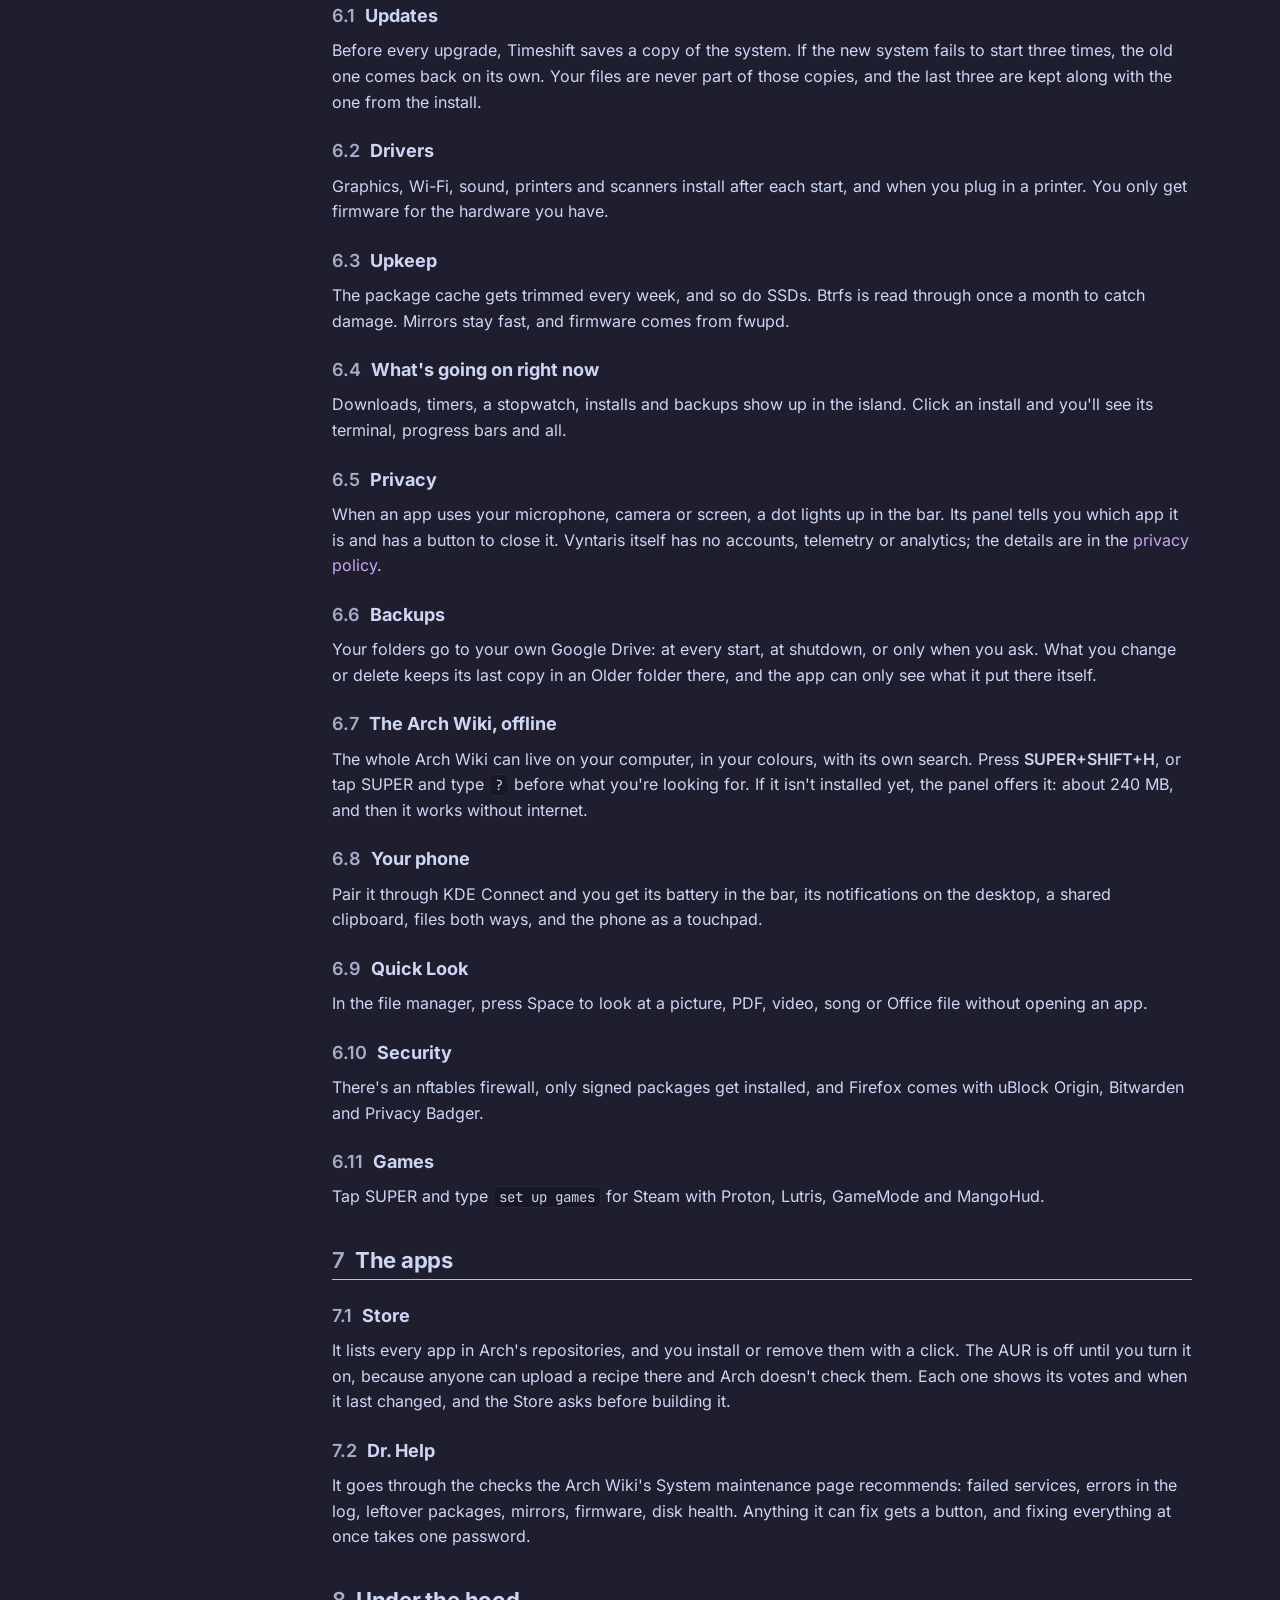
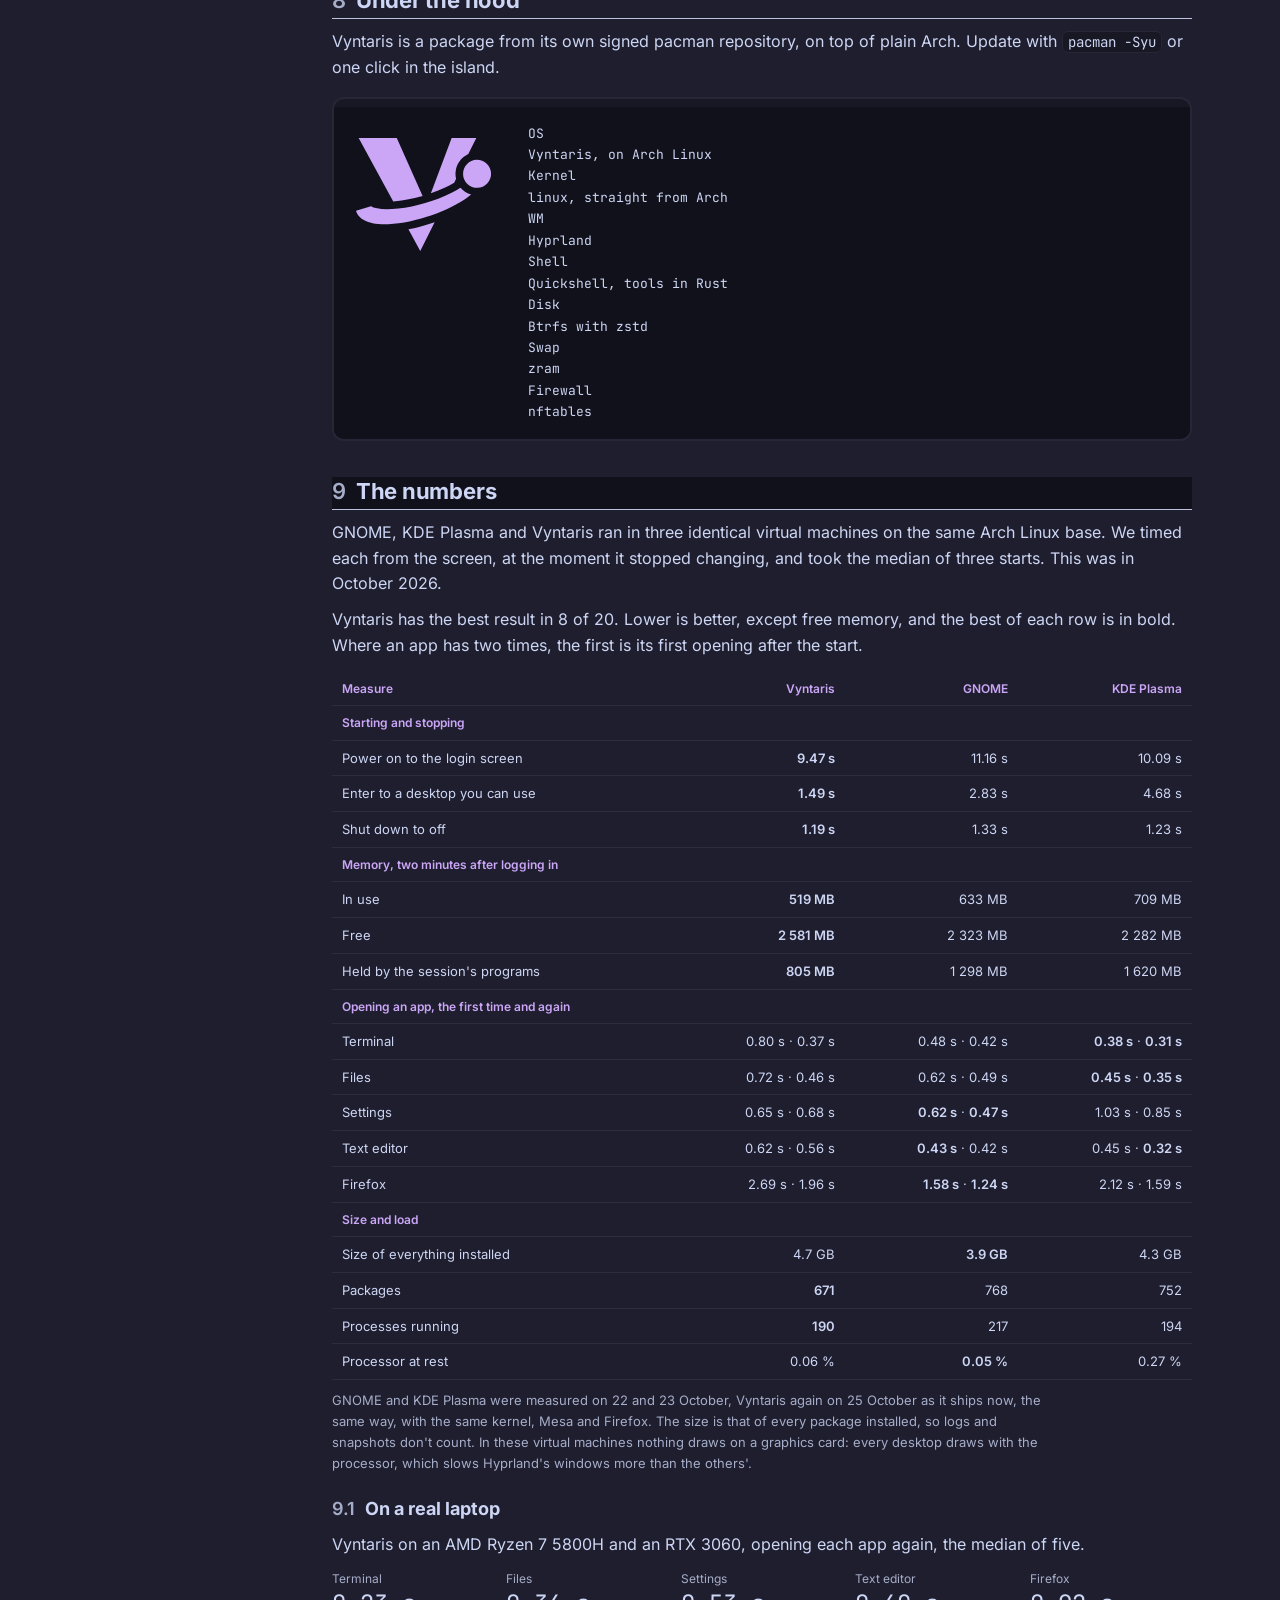
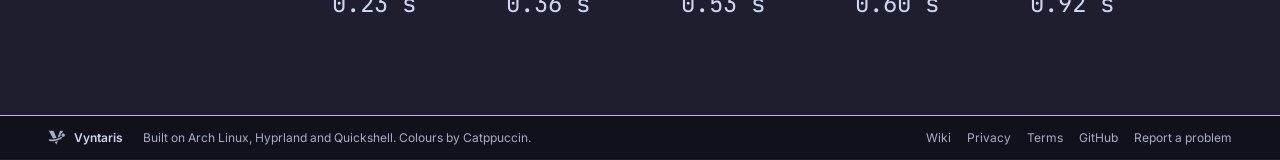
<file: help/index.html>
<!doctype html>
<html lang="en">
<head>
<meta charset="utf-8">
<title>Vyntaris wiki</title>
<meta name="robots" content="noindex">
<link rel="canonical" href="https://vyntarisos.com/wiki/">
<meta http-equiv="refresh" content="0; url=/wiki/">
<script>location.replace("/wiki/" + location.hash)</script>
</head>
<body><p>This page moved to the <a href="/wiki/">wiki</a>.</p></body>
</html>
</file>
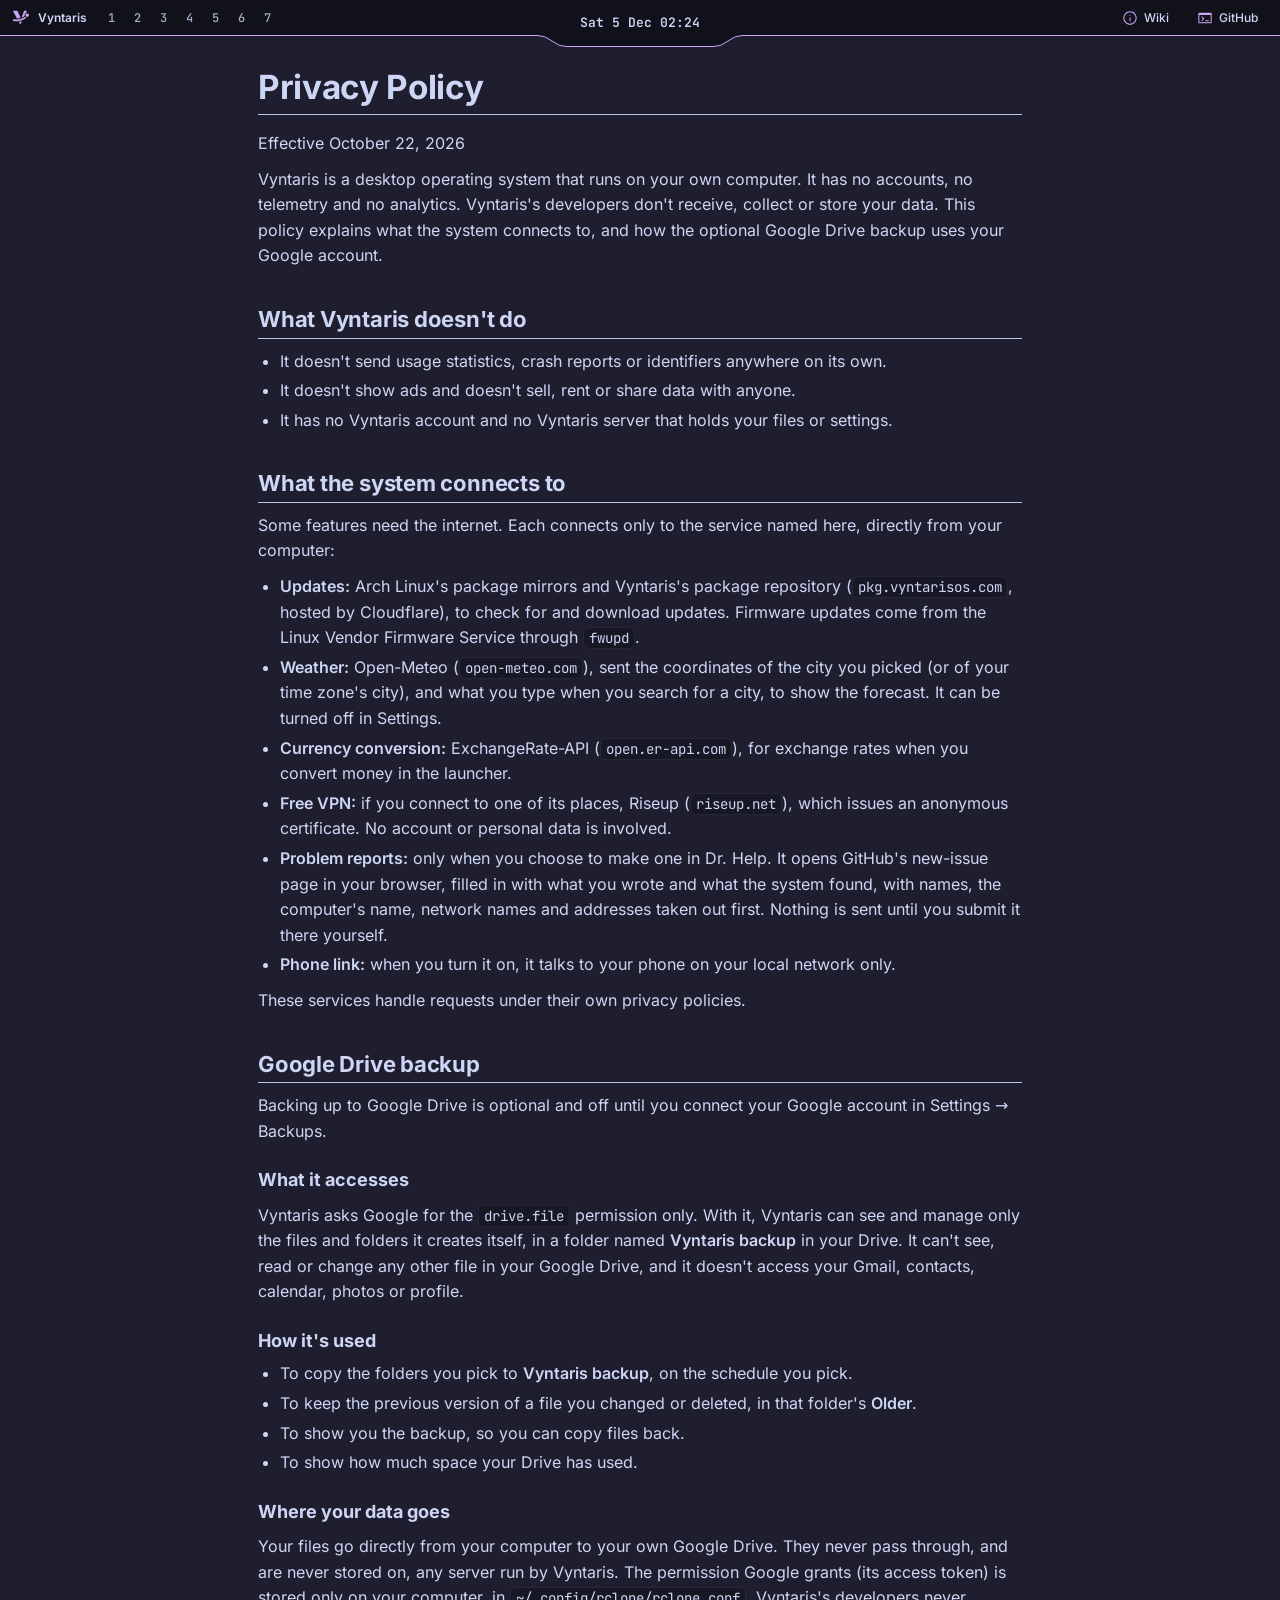
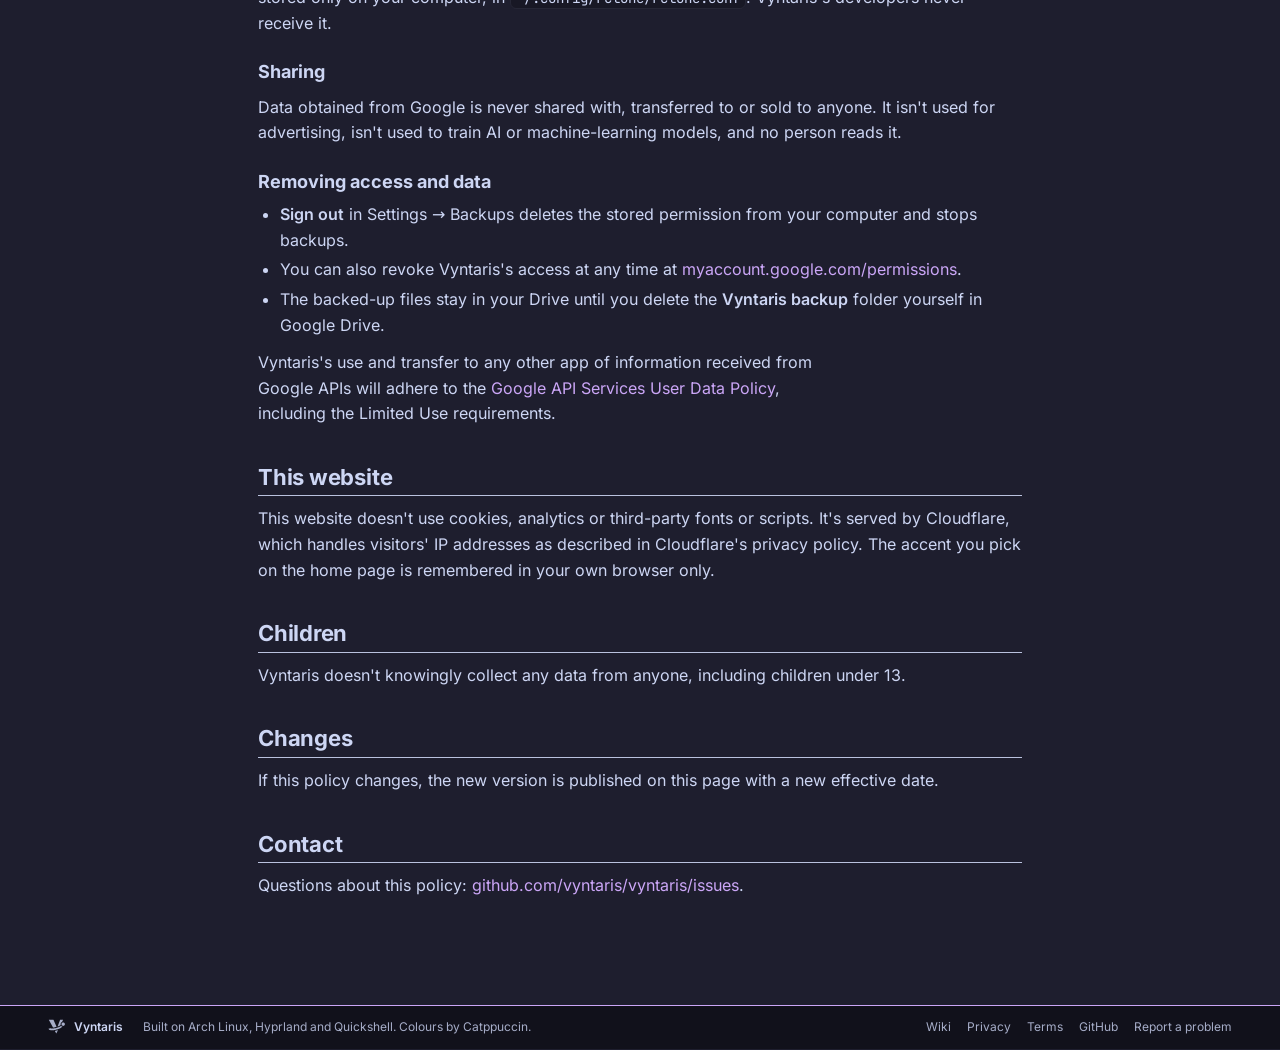
<file: policy/index.html>
<!doctype html>
<html lang="en">
<head>
<meta charset="utf-8">
<meta name="viewport" content="width=device-width, initial-scale=1, viewport-fit=cover">
<title>Privacy Policy · Vyntaris</title>
<meta name="description" content="How Vyntaris handles your data, including the Google Drive backup.">
<meta property="og:title" content="Privacy Policy · Vyntaris">
<meta property="og:description" content="How Vyntaris handles your data, including the Google Drive backup.">
<meta property="og:image" content="https://vyntarisos.com/shots/gallery-tiling.webp">
<meta property="og:type" content="website">
<meta property="og:url" content="https://vyntarisos.com/policy/">
<meta name="twitter:card" content="summary_large_image">
<link rel="canonical" href="https://vyntarisos.com/policy/">
<link rel="icon" href="/favicon.svg" type="image/svg+xml">
<link rel="preload" href="/fonts/inter.woff2" as="font" type="font/woff2" crossorigin>
<link rel="stylesheet" href="/desk.css">
</head>
<body>
<a class="skip" href="#main">Skip to content</a>
<header class="bar">
  <div class="bar-left">
    <a class="brand" href="/"><svg viewBox="0 0 24 24" aria-hidden="true"><path fill="currentColor" fill-rule="evenodd" d="M12.79 11.4L13.97 10.96L14.92 10.55L15.79 10.12L16.57 9.68L16.88 9.05L16.82 8.75L16.79 8.45L16.78 8.15L16.81 7.85L16.85 7.55L16.92 7.26L17.02 6.97L17.14 6.7L17.28 6.44L17.45 6.19L17.66 5.93L17.86 5.71L18.09 5.51L18.33 5.34L18.59 5.18L18.86 5.04L20.16 2.43L16.16 2.43zM6.69 12.72L8.05 12.57L9.18 12.38L10.35 12.12L11.45 11.83L7.26 2.43L1.08 2.43zM22.55 8.18L22.5 7.74L22.36 7.32L22.14 6.93L21.85 6.6L21.5 6.32L21.1 6.12L20.67 6L20.22 5.97L19.78 6.02L19.36 6.16L18.97 6.38L18.64 6.67L18.36 7.03L18.16 7.42L18.04 7.85L18.01 8.3L18.06 8.74L18.2 9.16L18.42 9.55L18.71 9.88L19.07 10.16L19.46 10.36L19.89 10.48L20.34 10.51L20.78 10.46L21.2 10.32L21.59 10.1L21.92 9.81L22.2 9.45L22.4 9.06L22.52 8.63zM3.06 13.46L3.08 13.5L0.65 14.24L0.75 14.52L0.89 14.78L1.1 15.07L1.3 15.28L1.56 15.51L1.85 15.7L2.15 15.86L2.52 16.01L2.92 16.14L3.34 16.24L3.77 16.32L4.23 16.37L4.78 16.41L5.88 16.41L7.15 16.31L7.92 16.21L8.7 16.08L9.49 15.92L10.4 15.7L11.22 15.49L12.13 15.21L12.93 14.95L13.82 14.62L14.69 14.27L15.44 13.94L16.25 13.55L16.93 13.19L17.66 12.77L18.25 12.39L18.81 12L19.32 11.6L18.83 11.42L18.37 11.17L17.96 10.85L17.59 10.48L16.86 10.93L15.99 11.39L15.03 11.84L13.99 12.27L12.9 12.66L11.87 12.98L10.83 13.27L9.7 13.53L8.59 13.73L7.52 13.88L6.52 13.96L5.6 13.98L4.79 13.94L4.06 13.84L3.48 13.69L3.23 13.58zM13.4 16.08L11.97 16.54L11.02 16.81L10.07 17.05L9.15 17.24L11.07 20.77z"/></svg><span>Vyntaris</span></a>
    <nav class="ws" aria-label="Sections"><a href="/#desk" title="Home" aria-label="Home">1</a><a href="/#film" title="Film" aria-label="Film">2</a><a href="/#inside" title="Inside" aria-label="Inside">3</a><a href="/#panels" title="Panels" aria-label="Panels">4</a><a href="/#apps" title="Apps" aria-label="Apps">5</a><a href="/#numbers" title="Numbers" aria-label="Numbers">6</a><a href="/#download" title="Download" aria-label="Download">7</a></nav>
    <span class="title"></span>
  </div>
  <div class="island"><time id="clock"></time></div>
  <div class="bar-right">
    <a class="mod" href="/wiki/"><svg class="ic" viewBox="0 -960 960 960" aria-hidden="true"><path d="M483.18-280q12.82 0 21.32-8.63 8.5-8.62 8.5-21.37v-180q0-12.75-8.68-21.38-8.67-8.62-21.5-8.62-12.82 0-21.32 8.62-8.5 8.63-8.5 21.38v180q0 12.75 8.68 21.37 8.67 8.63 21.5 8.63Zm-3.2-314q14.02 0 23.52-9.2T513-626q0-14.45-9.48-24.22-9.48-9.78-23.5-9.78t-23.52 9.78Q447-640.45 447-626q0 13.6 9.48 22.8 9.48 9.2 23.5 9.2Zm.29 514q-82.74 0-155.5-31.5Q252-143 197.5-197.5t-86-127.34Q80-397.68 80-480.5t31.5-155.66Q143-709 197.5-763t127.34-85.5Q397.68-880 480.5-880t155.66 31.5Q709-817 763-763t85.5 127Q880-563 880-480.27q0 82.74-31.5 155.5Q817-252 763-197.68q-54 54.31-127 86Q563-80 480.27-80Zm.23-60Q622-140 721-239.5t99-241Q820-622 721.19-721T480-820q-141 0-240.5 98.81T140-480q0 141 99.5 240.5t241 99.5Zm-.5-340Z"/></svg><span>Wiki</span></a>
    <a class="mod" href="https://github.com/vyntaris/vyntaris"><svg class="ic" viewBox="0 -960 960 960" aria-hidden="true"><path d="M140-160q-24 0-42-18t-18-42v-520q0-24 18-42t42-18h680q24 0 42 18t18 42v520q0 24-18 42t-42 18H140Zm0-60h680v-436H140v436Zm221-218-83-83q-9-9-8.5-21t9.5-21q9-9 21-9t21 9l104 104q9 9 9 21t-9 21L321-313q-9 9-21 9t-21-9q-9-9-9-21t9-21l82-83Zm159 150q-13 0-21.5-8.5T490-318q0-13 8.5-21.5T520-348h160q13 0 21.5 8.5T710-318q0 13-8.5 21.5T680-288H520Z"/></svg><span>GitHub</span></a>
  </div>
  <i class="no-js-edge"></i>
</header>


<div class="wiki solo">
  <main class="doc" id="main">
<h1>Privacy Policy</h1>
<p class="date">Effective October 22, 2026</p>
<p class="lead">Vyntaris is a desktop operating system that runs on your own computer. It has no accounts, no
telemetry and no analytics. Vyntaris's developers don't receive, collect or store your data. This policy
explains what the system connects to, and how the optional Google Drive backup uses your Google account.</p>

<h2>What Vyntaris doesn't do</h2>
<ul>
  <li>It doesn't send usage statistics, crash reports or identifiers anywhere on its own.</li>
  <li>It doesn't show ads and doesn't sell, rent or share data with anyone.</li>
  <li>It has no Vyntaris account and no Vyntaris server that holds your files or settings.</li>
</ul>

<h2>What the system connects to</h2>
<p>Some features need the internet. Each connects only to the service named here, directly from your computer:</p>
<ul>
  <li><strong>Updates:</strong> Arch Linux's package mirrors and Vyntaris's package repository
    (<code>pkg.vyntarisos.com</code>, hosted by Cloudflare), to check for and download updates.
    Firmware updates come from the Linux Vendor Firmware Service through <code>fwupd</code>.</li>
  <li><strong>Weather:</strong> Open-Meteo (<code>open-meteo.com</code>), sent the coordinates of the city you
    picked (or of your time zone's city), and what you type when you search for a city, to show the forecast. It
    can be turned off in Settings.</li>
  <li><strong>Currency conversion:</strong> ExchangeRate-API (<code>open.er-api.com</code>), for exchange rates
    when you convert money in the launcher.</li>
  <li><strong>Free VPN:</strong> if you connect to one of its places, Riseup (<code>riseup.net</code>), which
    issues an anonymous certificate. No account or personal data is involved.</li>
  <li><strong>Problem reports:</strong> only when you choose to make one in Dr. Help. It opens GitHub's
    new-issue page in your browser, filled in with what you wrote and what the system found, with names, the
    computer's name, network names and addresses taken out first. Nothing is sent until you submit it there
    yourself.</li>
  <li><strong>Phone link:</strong> when you turn it on, it talks to your phone on your local network only.</li>
</ul>
<p>These services handle requests under their own privacy policies.</p>

<h2>Google Drive backup</h2>
<p>Backing up to Google Drive is optional and off until you connect your Google account in Settings → Backups.</p>

<h3>What it accesses</h3>
<p>Vyntaris asks Google for the <code>drive.file</code> permission only. With it, Vyntaris can see and manage
only the files and folders it creates itself, in a folder named <strong>Vyntaris backup</strong> in your Drive.
It can't see, read or change any other file in your Google Drive, and it doesn't access your Gmail, contacts,
calendar, photos or profile.</p>

<h3>How it's used</h3>
<ul>
  <li>To copy the folders you pick to <strong>Vyntaris backup</strong>, on the schedule you pick.</li>
  <li>To keep the previous version of a file you changed or deleted, in that folder's <strong>Older</strong>.</li>
  <li>To show you the backup, so you can copy files back.</li>
  <li>To show how much space your Drive has used.</li>
</ul>

<h3>Where your data goes</h3>
<p>Your files go directly from your computer to your own Google Drive. They never pass through, and are never
stored on, any server run by Vyntaris. The permission Google grants (its access token) is stored only on your
computer, in <code>~/.config/rclone/rclone.conf</code>. Vyntaris's developers never receive it.</p>

<h3>Sharing</h3>
<p>Data obtained from Google is never shared with, transferred to or sold to anyone. It isn't used for
advertising, isn't used to train AI or machine-learning models, and no person reads it.</p>

<h3>Removing access and data</h3>
<ul>
  <li><strong>Sign out</strong> in Settings → Backups deletes the stored permission from your computer and stops
    backups.</li>
  <li>You can also revoke Vyntaris's access at any time at
    <a href="https://myaccount.google.com/permissions">myaccount.google.com/permissions</a>.</li>
  <li>The backed-up files stay in your Drive until you delete the <strong>Vyntaris backup</strong> folder
    yourself in Google Drive.</li>
</ul>

<div class="note"><p>Vyntaris's use and transfer to any other app of information received from Google APIs will
adhere to the <a href="https://developers.google.com/terms/api-services-user-data-policy">Google API Services
User Data Policy</a>, including the Limited Use requirements.</p></div>

<h2>This website</h2>
<p>This website doesn't use cookies, analytics or third-party fonts or scripts. It's served by Cloudflare,
which handles visitors' IP addresses as described in Cloudflare's privacy policy. The accent you pick on the home
page is remembered in your own browser only.</p>

<h2>Children</h2>
<p>Vyntaris doesn't knowingly collect any data from anyone, including children under 13.</p>

<h2>Changes</h2>
<p>If this policy changes, the new version is published on this page with a new effective date.</p>

<h2>Contact</h2>
<p>Questions about this policy: <a href="https://github.com/vyntaris/vyntaris/issues">github.com/vyntaris/vyntaris/issues</a>.</p>

</main>
</div>

<footer class="foot">
  <a class="brand" href="/"><svg viewBox="0 0 24 24" aria-hidden="true"><path fill="currentColor" fill-rule="evenodd" d="M12.79 11.4L13.97 10.96L14.92 10.55L15.79 10.12L16.57 9.68L16.88 9.05L16.82 8.75L16.79 8.45L16.78 8.15L16.81 7.85L16.85 7.55L16.92 7.26L17.02 6.97L17.14 6.7L17.28 6.44L17.45 6.19L17.66 5.93L17.86 5.71L18.09 5.51L18.33 5.34L18.59 5.18L18.86 5.04L20.16 2.43L16.16 2.43zM6.69 12.72L8.05 12.57L9.18 12.38L10.35 12.12L11.45 11.83L7.26 2.43L1.08 2.43zM22.55 8.18L22.5 7.74L22.36 7.32L22.14 6.93L21.85 6.6L21.5 6.32L21.1 6.12L20.67 6L20.22 5.97L19.78 6.02L19.36 6.16L18.97 6.38L18.64 6.67L18.36 7.03L18.16 7.42L18.04 7.85L18.01 8.3L18.06 8.74L18.2 9.16L18.42 9.55L18.71 9.88L19.07 10.16L19.46 10.36L19.89 10.48L20.34 10.51L20.78 10.46L21.2 10.32L21.59 10.1L21.92 9.81L22.2 9.45L22.4 9.06L22.52 8.63zM3.06 13.46L3.08 13.5L0.65 14.24L0.75 14.52L0.89 14.78L1.1 15.07L1.3 15.28L1.56 15.51L1.85 15.7L2.15 15.86L2.52 16.01L2.92 16.14L3.34 16.24L3.77 16.32L4.23 16.37L4.78 16.41L5.88 16.41L7.15 16.31L7.92 16.21L8.7 16.08L9.49 15.92L10.4 15.7L11.22 15.49L12.13 15.21L12.93 14.95L13.82 14.62L14.69 14.27L15.44 13.94L16.25 13.55L16.93 13.19L17.66 12.77L18.25 12.39L18.81 12L19.32 11.6L18.83 11.42L18.37 11.17L17.96 10.85L17.59 10.48L16.86 10.93L15.99 11.39L15.03 11.84L13.99 12.27L12.9 12.66L11.87 12.98L10.83 13.27L9.7 13.53L8.59 13.73L7.52 13.88L6.52 13.96L5.6 13.98L4.79 13.94L4.06 13.84L3.48 13.69L3.23 13.58zM13.4 16.08L11.97 16.54L11.02 16.81L10.07 17.05L9.15 17.24L11.07 20.77z"/></svg><span>Vyntaris</span></a>
  <span>Built on Arch Linux, Hyprland and Quickshell. Colours by Catppuccin.</span>
  <nav aria-label="More">
    <a href="/wiki/">Wiki</a>
    <a href="/policy/">Privacy</a>
    <a href="/tos/">Terms</a>
    <a href="https://github.com/vyntaris/vyntaris">GitHub</a>
    <a href="https://github.com/vyntaris/vyntaris/issues">Report a problem</a>
  </nav>
</footer>
<p class="visually-hidden" aria-live="polite" id="status"></p>
<script src="/js/desk.js" defer></script>
</body>
</html>
</file>
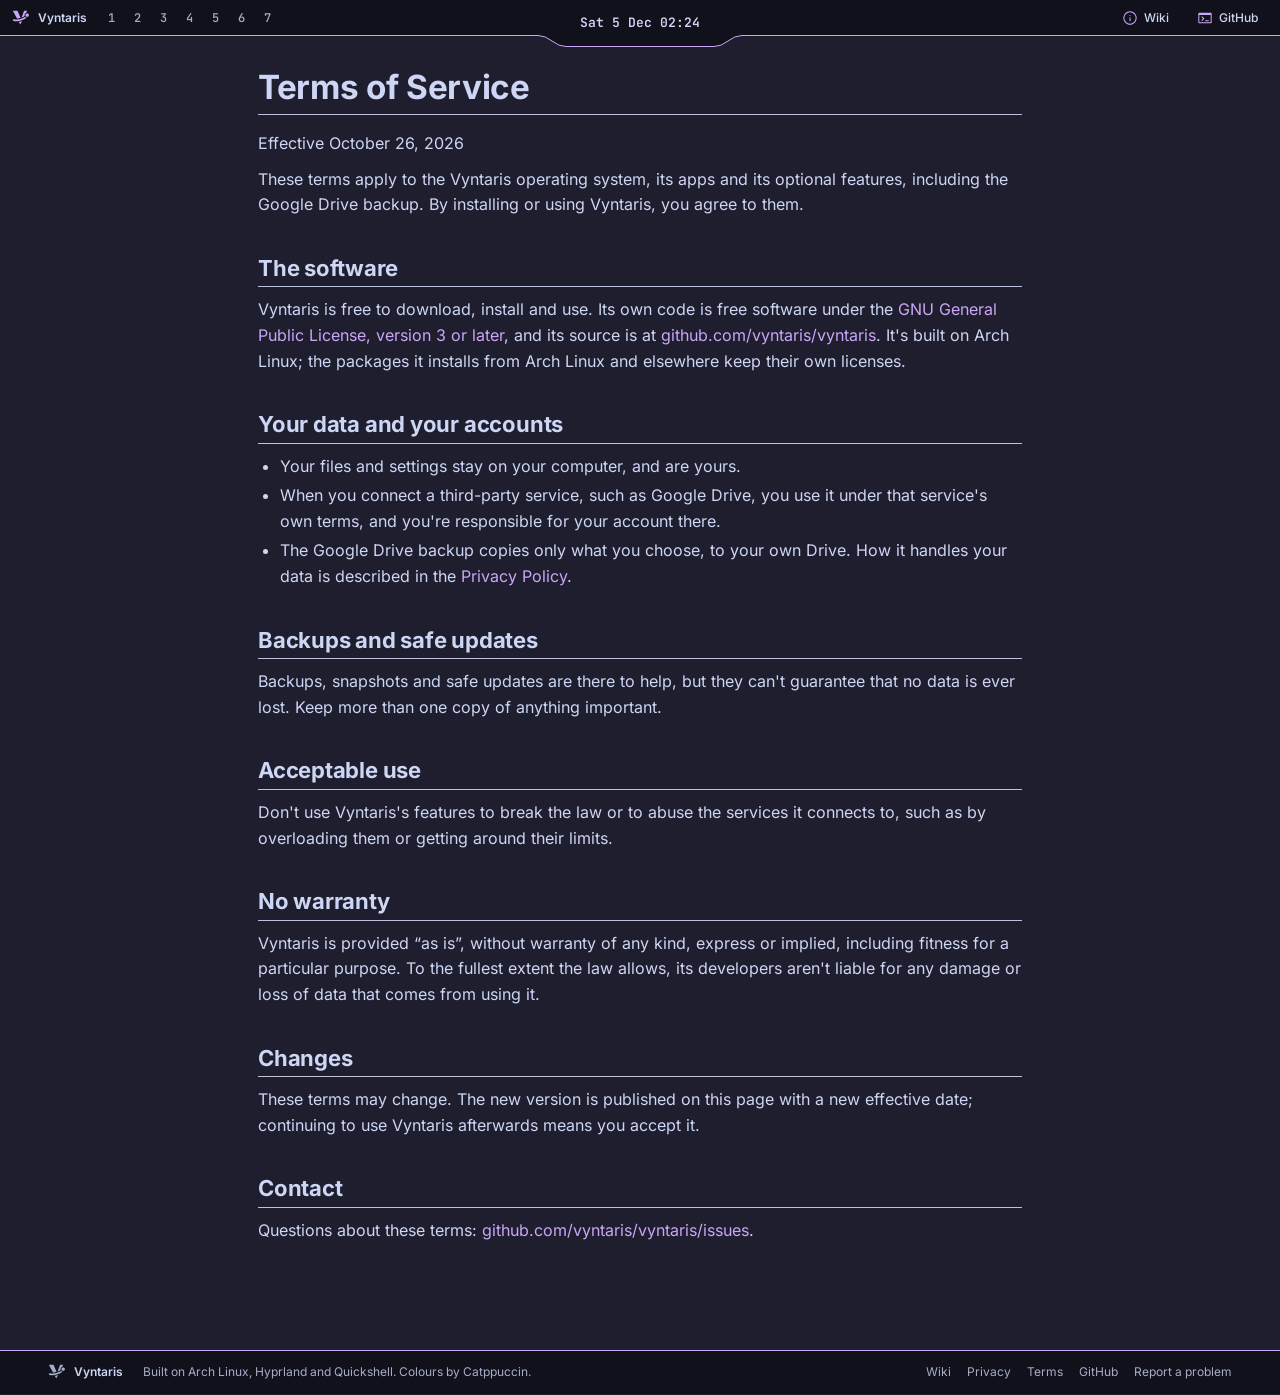
<file: tos/index.html>
<!doctype html>
<html lang="en">
<head>
<meta charset="utf-8">
<meta name="viewport" content="width=device-width, initial-scale=1, viewport-fit=cover">
<title>Terms of Service · Vyntaris</title>
<meta name="description" content="The terms for using Vyntaris and this website.">
<meta property="og:title" content="Terms of Service · Vyntaris">
<meta property="og:description" content="The terms for using Vyntaris and this website.">
<meta property="og:image" content="https://vyntarisos.com/shots/gallery-tiling.webp">
<meta property="og:type" content="website">
<meta property="og:url" content="https://vyntarisos.com/tos/">
<meta name="twitter:card" content="summary_large_image">
<link rel="canonical" href="https://vyntarisos.com/tos/">
<link rel="icon" href="/favicon.svg" type="image/svg+xml">
<link rel="preload" href="/fonts/inter.woff2" as="font" type="font/woff2" crossorigin>
<link rel="stylesheet" href="/desk.css">
</head>
<body>
<a class="skip" href="#main">Skip to content</a>
<header class="bar">
  <div class="bar-left">
    <a class="brand" href="/"><svg viewBox="0 0 24 24" aria-hidden="true"><path fill="currentColor" fill-rule="evenodd" d="M12.79 11.4L13.97 10.96L14.92 10.55L15.79 10.12L16.57 9.68L16.88 9.05L16.82 8.75L16.79 8.45L16.78 8.15L16.81 7.85L16.85 7.55L16.92 7.26L17.02 6.97L17.14 6.7L17.28 6.44L17.45 6.19L17.66 5.93L17.86 5.71L18.09 5.51L18.33 5.34L18.59 5.18L18.86 5.04L20.16 2.43L16.16 2.43zM6.69 12.72L8.05 12.57L9.18 12.38L10.35 12.12L11.45 11.83L7.26 2.43L1.08 2.43zM22.55 8.18L22.5 7.74L22.36 7.32L22.14 6.93L21.85 6.6L21.5 6.32L21.1 6.12L20.67 6L20.22 5.97L19.78 6.02L19.36 6.16L18.97 6.38L18.64 6.67L18.36 7.03L18.16 7.42L18.04 7.85L18.01 8.3L18.06 8.74L18.2 9.16L18.42 9.55L18.71 9.88L19.07 10.16L19.46 10.36L19.89 10.48L20.34 10.51L20.78 10.46L21.2 10.32L21.59 10.1L21.92 9.81L22.2 9.45L22.4 9.06L22.52 8.63zM3.06 13.46L3.08 13.5L0.65 14.24L0.75 14.52L0.89 14.78L1.1 15.07L1.3 15.28L1.56 15.51L1.85 15.7L2.15 15.86L2.52 16.01L2.92 16.14L3.34 16.24L3.77 16.32L4.23 16.37L4.78 16.41L5.88 16.41L7.15 16.31L7.92 16.21L8.7 16.08L9.49 15.92L10.4 15.7L11.22 15.49L12.13 15.21L12.93 14.95L13.82 14.62L14.69 14.27L15.44 13.94L16.25 13.55L16.93 13.19L17.66 12.77L18.25 12.39L18.81 12L19.32 11.6L18.83 11.42L18.37 11.17L17.96 10.85L17.59 10.48L16.86 10.93L15.99 11.39L15.03 11.84L13.99 12.27L12.9 12.66L11.87 12.98L10.83 13.27L9.7 13.53L8.59 13.73L7.52 13.88L6.52 13.96L5.6 13.98L4.79 13.94L4.06 13.84L3.48 13.69L3.23 13.58zM13.4 16.08L11.97 16.54L11.02 16.81L10.07 17.05L9.15 17.24L11.07 20.77z"/></svg><span>Vyntaris</span></a>
    <nav class="ws" aria-label="Sections"><a href="/#desk" title="Home" aria-label="Home">1</a><a href="/#film" title="Film" aria-label="Film">2</a><a href="/#inside" title="Inside" aria-label="Inside">3</a><a href="/#panels" title="Panels" aria-label="Panels">4</a><a href="/#apps" title="Apps" aria-label="Apps">5</a><a href="/#numbers" title="Numbers" aria-label="Numbers">6</a><a href="/#download" title="Download" aria-label="Download">7</a></nav>
    <span class="title"></span>
  </div>
  <div class="island"><time id="clock"></time></div>
  <div class="bar-right">
    <a class="mod" href="/wiki/"><svg class="ic" viewBox="0 -960 960 960" aria-hidden="true"><path d="M483.18-280q12.82 0 21.32-8.63 8.5-8.62 8.5-21.37v-180q0-12.75-8.68-21.38-8.67-8.62-21.5-8.62-12.82 0-21.32 8.62-8.5 8.63-8.5 21.38v180q0 12.75 8.68 21.37 8.67 8.63 21.5 8.63Zm-3.2-314q14.02 0 23.52-9.2T513-626q0-14.45-9.48-24.22-9.48-9.78-23.5-9.78t-23.52 9.78Q447-640.45 447-626q0 13.6 9.48 22.8 9.48 9.2 23.5 9.2Zm.29 514q-82.74 0-155.5-31.5Q252-143 197.5-197.5t-86-127.34Q80-397.68 80-480.5t31.5-155.66Q143-709 197.5-763t127.34-85.5Q397.68-880 480.5-880t155.66 31.5Q709-817 763-763t85.5 127Q880-563 880-480.27q0 82.74-31.5 155.5Q817-252 763-197.68q-54 54.31-127 86Q563-80 480.27-80Zm.23-60Q622-140 721-239.5t99-241Q820-622 721.19-721T480-820q-141 0-240.5 98.81T140-480q0 141 99.5 240.5t241 99.5Zm-.5-340Z"/></svg><span>Wiki</span></a>
    <a class="mod" href="https://github.com/vyntaris/vyntaris"><svg class="ic" viewBox="0 -960 960 960" aria-hidden="true"><path d="M140-160q-24 0-42-18t-18-42v-520q0-24 18-42t42-18h680q24 0 42 18t18 42v520q0 24-18 42t-42 18H140Zm0-60h680v-436H140v436Zm221-218-83-83q-9-9-8.5-21t9.5-21q9-9 21-9t21 9l104 104q9 9 9 21t-9 21L321-313q-9 9-21 9t-21-9q-9-9-9-21t9-21l82-83Zm159 150q-13 0-21.5-8.5T490-318q0-13 8.5-21.5T520-348h160q13 0 21.5 8.5T710-318q0 13-8.5 21.5T680-288H520Z"/></svg><span>GitHub</span></a>
  </div>
  <i class="no-js-edge"></i>
</header>


<div class="wiki solo">
  <main class="doc" id="main">
<h1>Terms of Service</h1>
<p class="date">Effective October 26, 2026</p>
<p class="lead">These terms apply to the Vyntaris operating system, its apps and its optional features,
including the Google Drive backup. By installing or using Vyntaris, you agree to them.</p>

<h2>The software</h2>
<p>Vyntaris is free to download, install and use. Its own code is free software under the
<a href="https://www.gnu.org/licenses/gpl-3.0.html">GNU General Public License, version 3 or later</a>, and its source is at
<a href="https://github.com/vyntaris/vyntaris">github.com/vyntaris/vyntaris</a>. It's built on Arch Linux; the packages it
installs from Arch Linux and elsewhere keep their own licenses.</p>

<h2>Your data and your accounts</h2>
<ul>
  <li>Your files and settings stay on your computer, and are yours.</li>
  <li>When you connect a third-party service, such as Google Drive, you use it under that service's own terms,
    and you're responsible for your account there.</li>
  <li>The Google Drive backup copies only what you choose, to your own Drive. How it handles your data is
    described in the <a href="/policy/">Privacy Policy</a>.</li>
</ul>

<h2>Backups and safe updates</h2>
<p>Backups, snapshots and safe updates are there to help, but they can't guarantee that no data is ever lost.
Keep more than one copy of anything important.</p>

<h2>Acceptable use</h2>
<p>Don't use Vyntaris's features to break the law or to abuse the services it connects to, such as by
overloading them or getting around their limits.</p>

<h2>No warranty</h2>
<p>Vyntaris is provided “as is”, without warranty of any kind, express or implied, including fitness for a
particular purpose. To the fullest extent the law allows, its developers aren't liable for any damage or loss
of data that comes from using it.</p>

<h2>Changes</h2>
<p>These terms may change. The new version is published on this page with a new effective date; continuing to
use Vyntaris afterwards means you accept it.</p>

<h2>Contact</h2>
<p>Questions about these terms: <a href="https://github.com/vyntaris/vyntaris/issues">github.com/vyntaris/vyntaris/issues</a>.</p>

</main>
</div>

<footer class="foot">
  <a class="brand" href="/"><svg viewBox="0 0 24 24" aria-hidden="true"><path fill="currentColor" fill-rule="evenodd" d="M12.79 11.4L13.97 10.96L14.92 10.55L15.79 10.12L16.57 9.68L16.88 9.05L16.82 8.75L16.79 8.45L16.78 8.15L16.81 7.85L16.85 7.55L16.92 7.26L17.02 6.97L17.14 6.7L17.28 6.44L17.45 6.19L17.66 5.93L17.86 5.71L18.09 5.51L18.33 5.34L18.59 5.18L18.86 5.04L20.16 2.43L16.16 2.43zM6.69 12.72L8.05 12.57L9.18 12.38L10.35 12.12L11.45 11.83L7.26 2.43L1.08 2.43zM22.55 8.18L22.5 7.74L22.36 7.32L22.14 6.93L21.85 6.6L21.5 6.32L21.1 6.12L20.67 6L20.22 5.97L19.78 6.02L19.36 6.16L18.97 6.38L18.64 6.67L18.36 7.03L18.16 7.42L18.04 7.85L18.01 8.3L18.06 8.74L18.2 9.16L18.42 9.55L18.71 9.88L19.07 10.16L19.46 10.36L19.89 10.48L20.34 10.51L20.78 10.46L21.2 10.32L21.59 10.1L21.92 9.81L22.2 9.45L22.4 9.06L22.52 8.63zM3.06 13.46L3.08 13.5L0.65 14.24L0.75 14.52L0.89 14.78L1.1 15.07L1.3 15.28L1.56 15.51L1.85 15.7L2.15 15.86L2.52 16.01L2.92 16.14L3.34 16.24L3.77 16.32L4.23 16.37L4.78 16.41L5.88 16.41L7.15 16.31L7.92 16.21L8.7 16.08L9.49 15.92L10.4 15.7L11.22 15.49L12.13 15.21L12.93 14.95L13.82 14.62L14.69 14.27L15.44 13.94L16.25 13.55L16.93 13.19L17.66 12.77L18.25 12.39L18.81 12L19.32 11.6L18.83 11.42L18.37 11.17L17.96 10.85L17.59 10.48L16.86 10.93L15.99 11.39L15.03 11.84L13.99 12.27L12.9 12.66L11.87 12.98L10.83 13.27L9.7 13.53L8.59 13.73L7.52 13.88L6.52 13.96L5.6 13.98L4.79 13.94L4.06 13.84L3.48 13.69L3.23 13.58zM13.4 16.08L11.97 16.54L11.02 16.81L10.07 17.05L9.15 17.24L11.07 20.77z"/></svg><span>Vyntaris</span></a>
  <span>Built on Arch Linux, Hyprland and Quickshell. Colours by Catppuccin.</span>
  <nav aria-label="More">
    <a href="/wiki/">Wiki</a>
    <a href="/policy/">Privacy</a>
    <a href="/tos/">Terms</a>
    <a href="https://github.com/vyntaris/vyntaris">GitHub</a>
    <a href="https://github.com/vyntaris/vyntaris/issues">Report a problem</a>
  </nav>
</footer>
<p class="visually-hidden" aria-live="polite" id="status"></p>
<script src="/js/desk.js" defer></script>
</body>
</html>
</file>
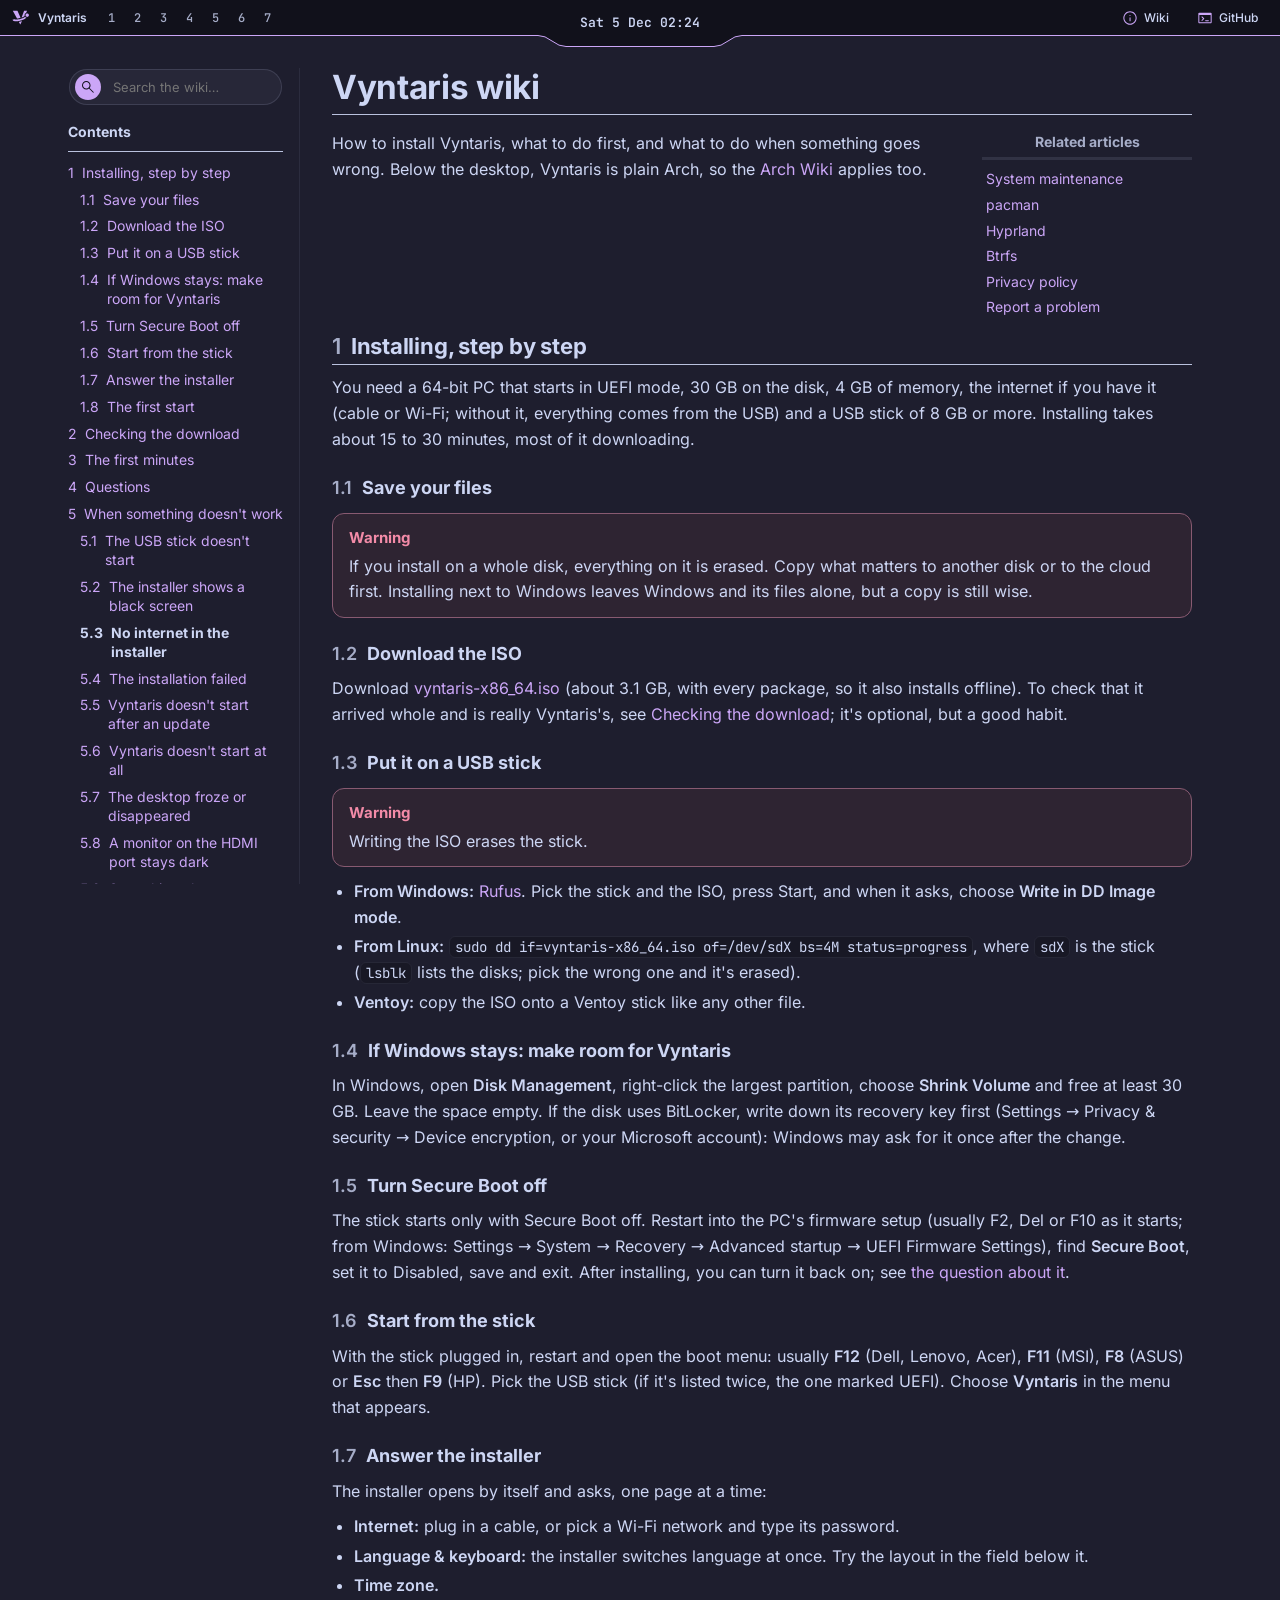
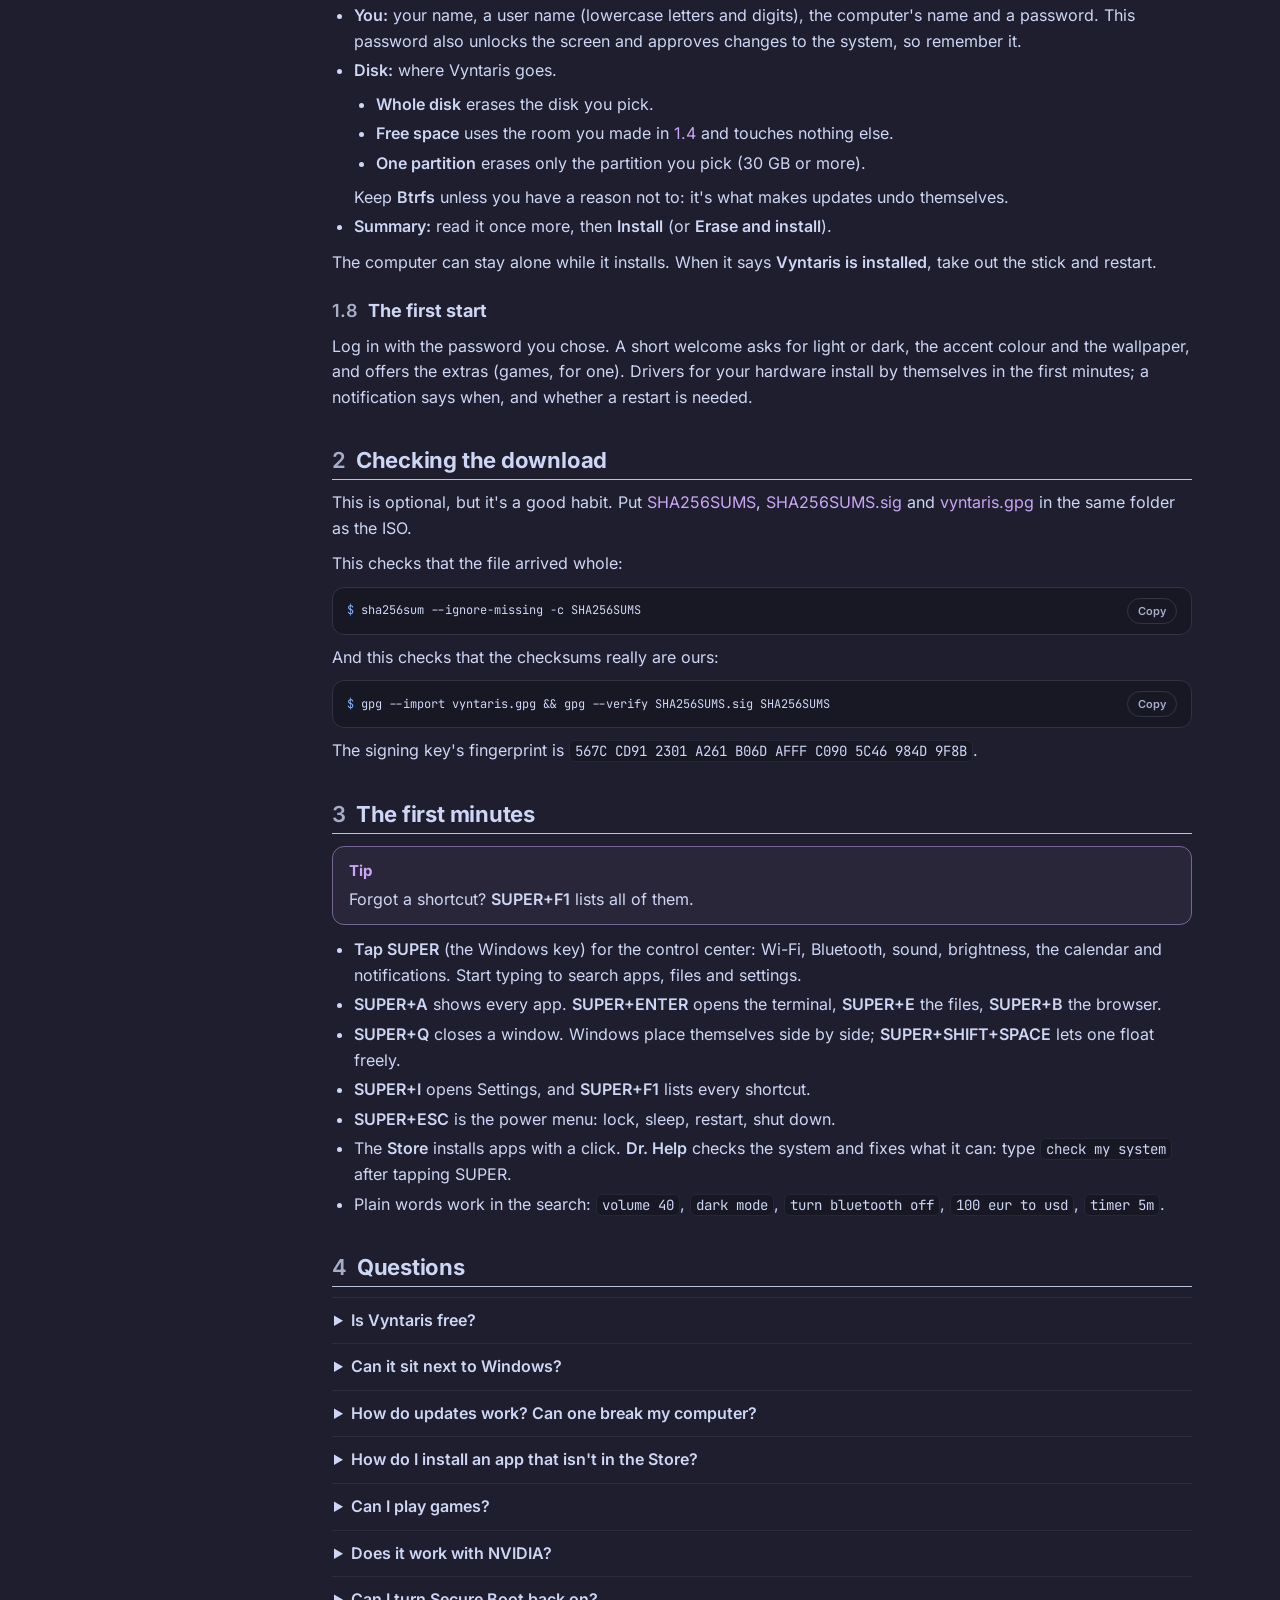
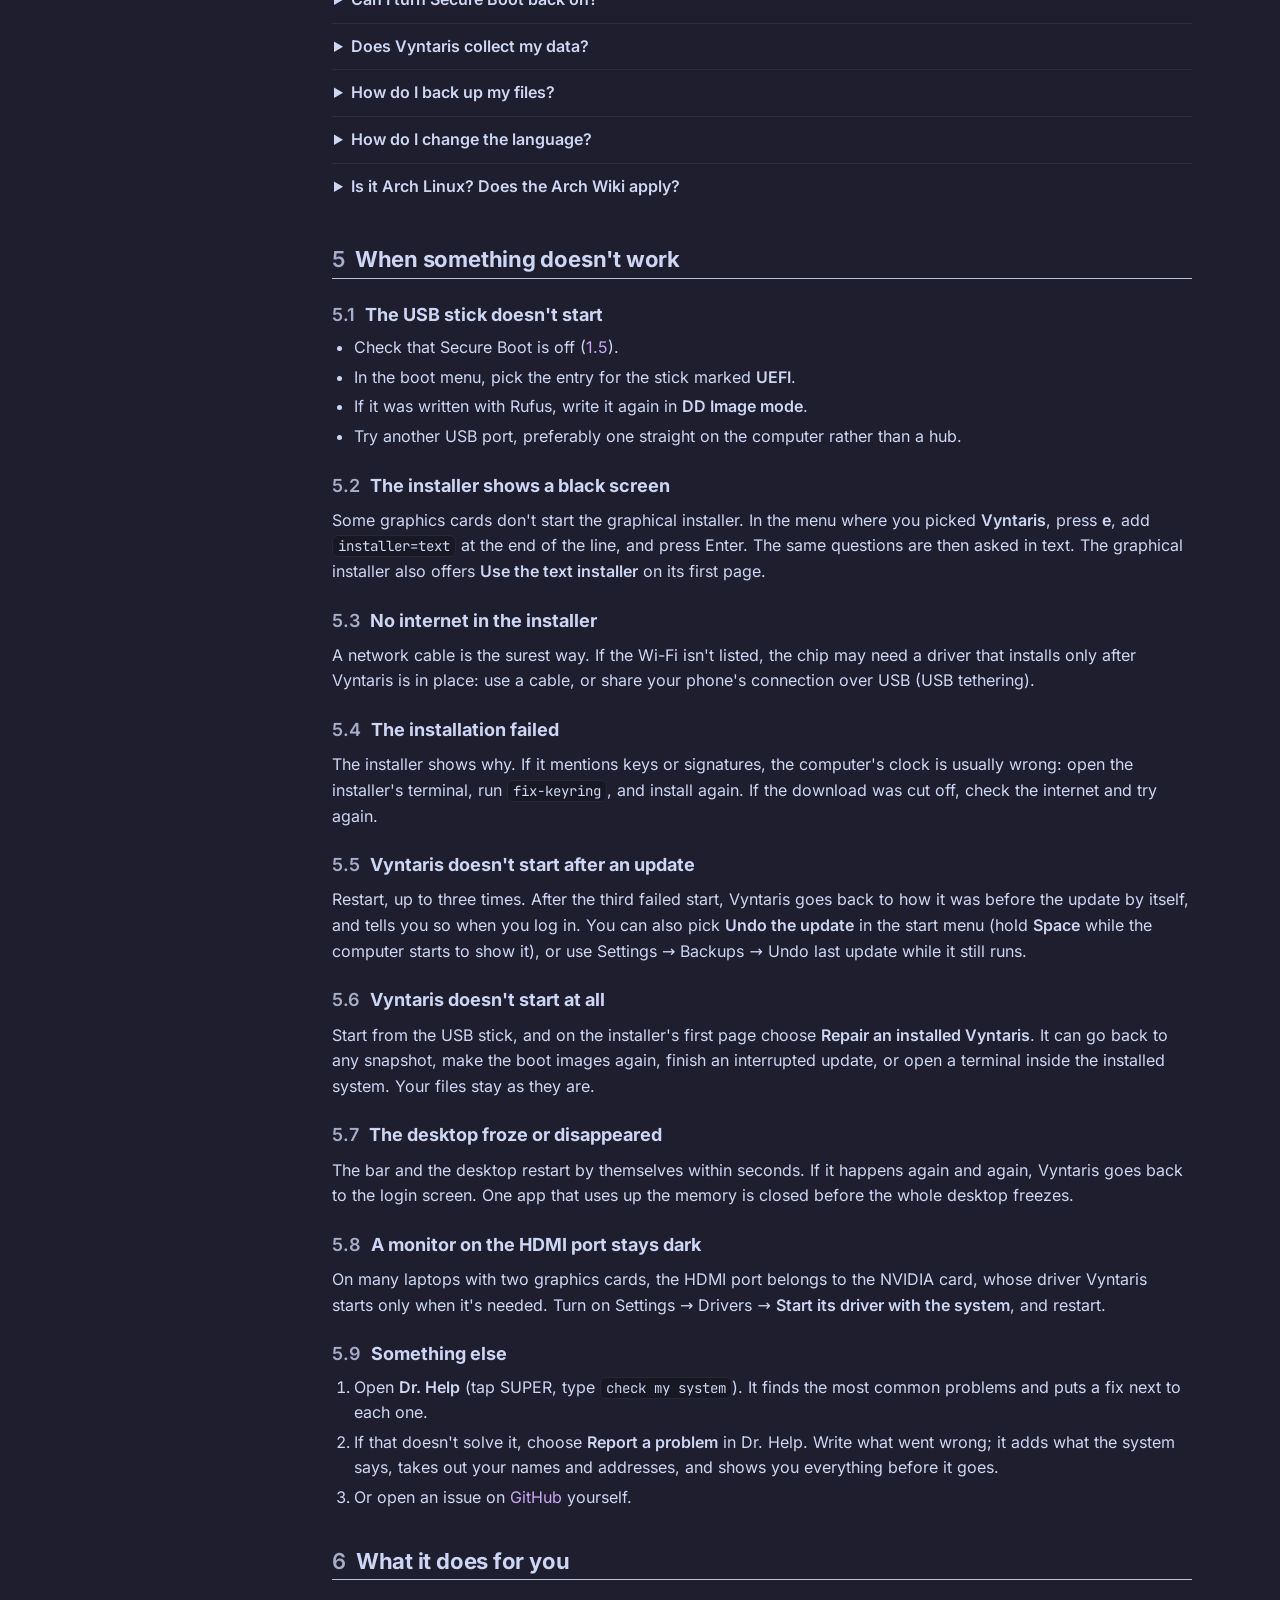
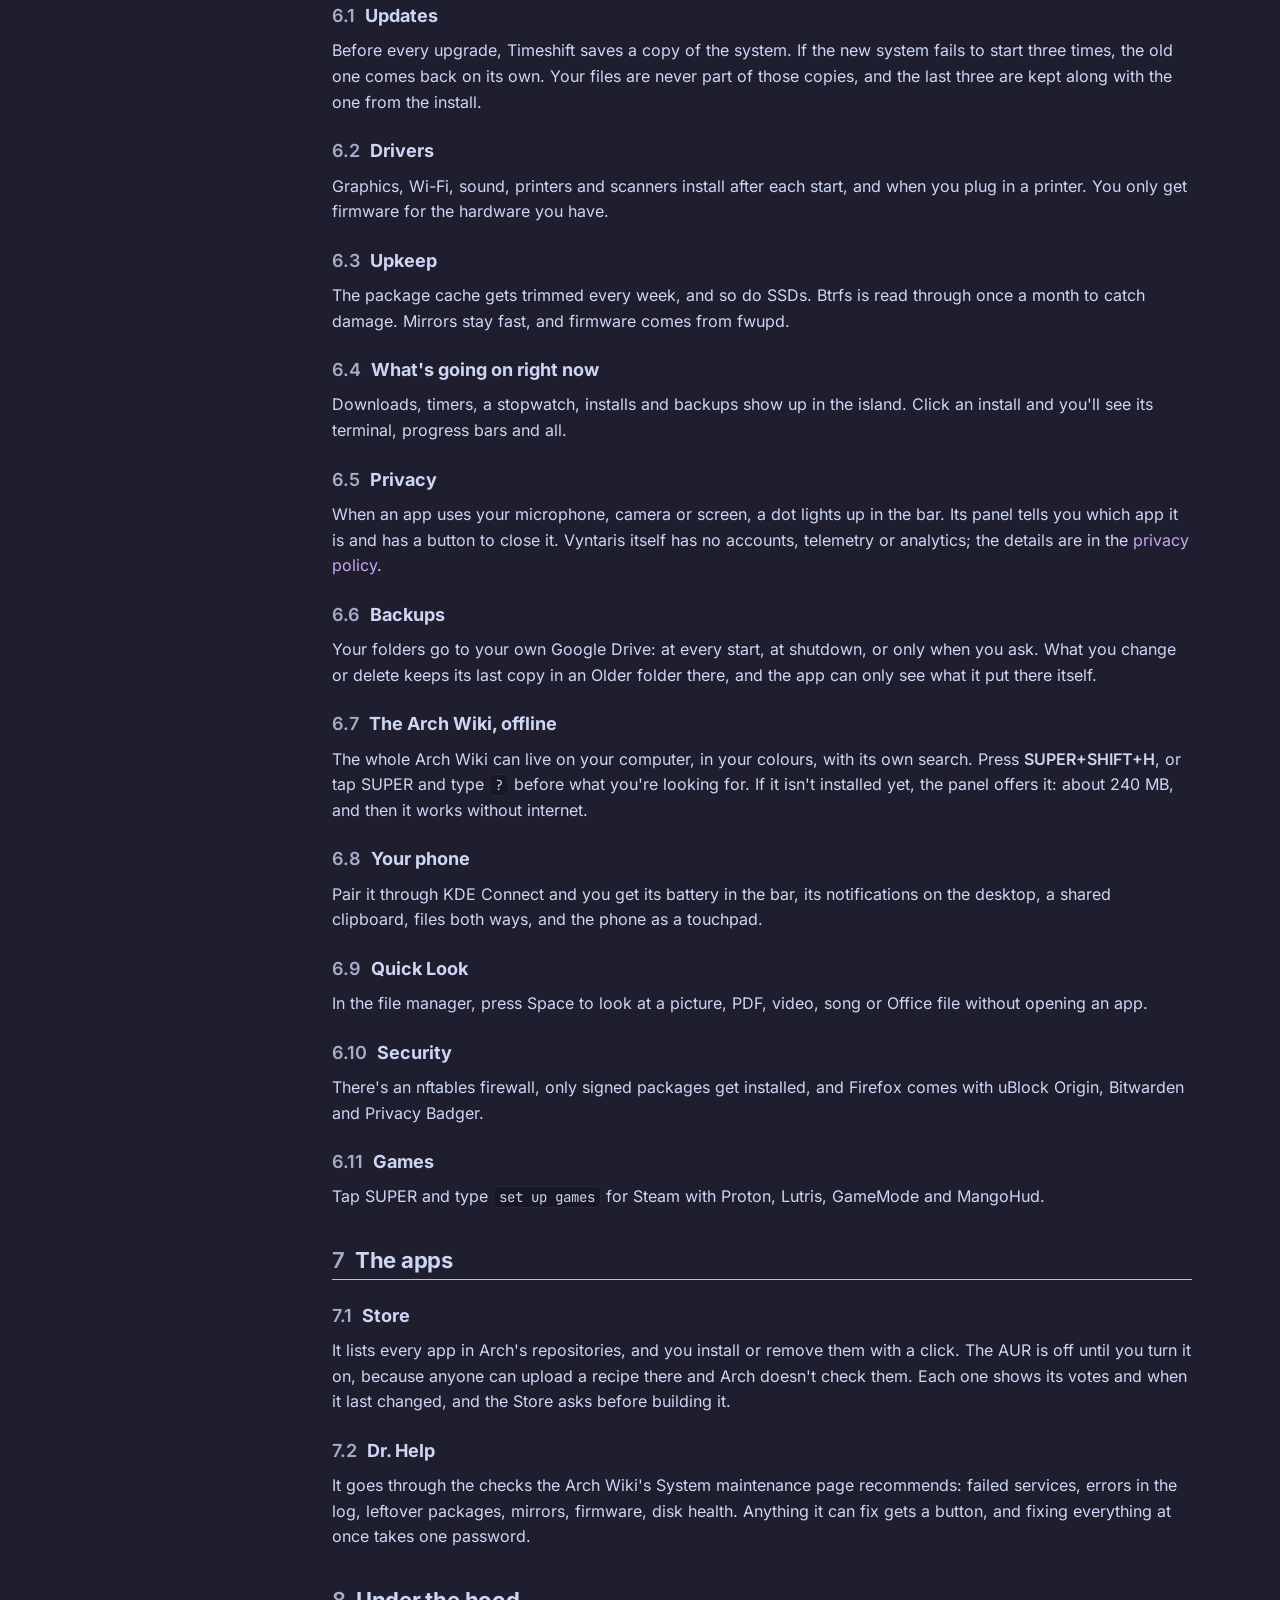
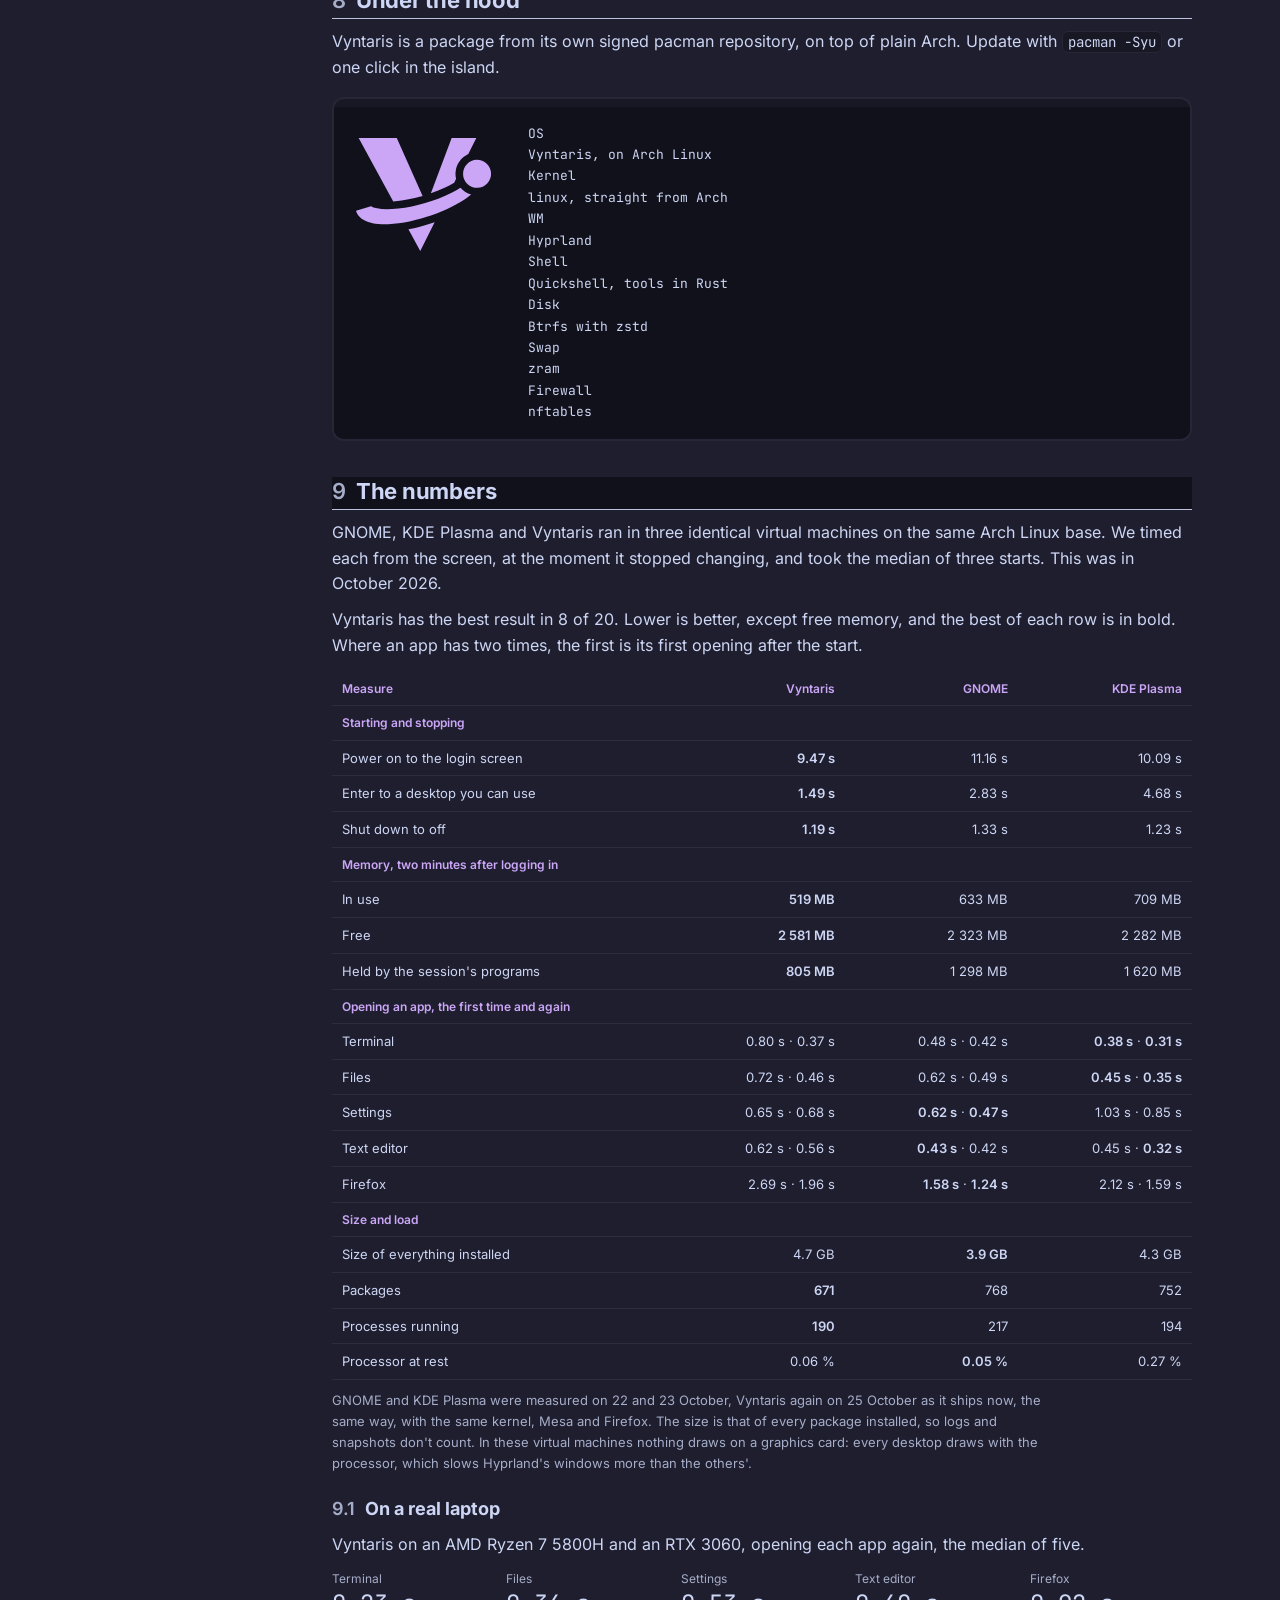
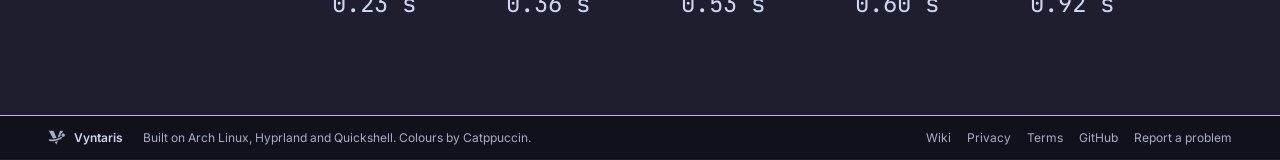
<file: wiki/index.html>
<!doctype html>
<html lang="en">
<head>
<meta charset="utf-8">
<meta name="viewport" content="width=device-width, initial-scale=1, viewport-fit=cover">
<title>Vyntaris wiki</title>
<meta name="description" content="How to install Vyntaris, what it does, answers to common questions, and what to do when something doesn't work.">
<meta property="og:title" content="Vyntaris wiki">
<meta property="og:description" content="How to install Vyntaris, what it does, answers to common questions, and what to do when something doesn't work.">
<meta property="og:image" content="https://vyntarisos.com/shots/gallery-tiling.webp">
<meta property="og:type" content="website">
<meta property="og:url" content="https://vyntarisos.com/wiki/">
<meta name="twitter:card" content="summary_large_image">
<link rel="canonical" href="https://vyntarisos.com/wiki/">
<link rel="icon" href="/favicon.svg" type="image/svg+xml">
<link rel="preload" href="/fonts/inter.woff2" as="font" type="font/woff2" crossorigin>
<link rel="stylesheet" href="/desk.css">
</head>
<body>
<a class="skip" href="#main">Skip to content</a>
<header class="bar">
  <div class="bar-left">
    <a class="brand" href="/"><svg viewBox="0 0 24 24" aria-hidden="true"><path fill="currentColor" fill-rule="evenodd" d="M12.79 11.4L13.97 10.96L14.92 10.55L15.79 10.12L16.57 9.68L16.88 9.05L16.82 8.75L16.79 8.45L16.78 8.15L16.81 7.85L16.85 7.55L16.92 7.26L17.02 6.97L17.14 6.7L17.28 6.44L17.45 6.19L17.66 5.93L17.86 5.71L18.09 5.51L18.33 5.34L18.59 5.18L18.86 5.04L20.16 2.43L16.16 2.43zM6.69 12.72L8.05 12.57L9.18 12.38L10.35 12.12L11.45 11.83L7.26 2.43L1.08 2.43zM22.55 8.18L22.5 7.74L22.36 7.32L22.14 6.93L21.85 6.6L21.5 6.32L21.1 6.12L20.67 6L20.22 5.97L19.78 6.02L19.36 6.16L18.97 6.38L18.64 6.67L18.36 7.03L18.16 7.42L18.04 7.85L18.01 8.3L18.06 8.74L18.2 9.16L18.42 9.55L18.71 9.88L19.07 10.16L19.46 10.36L19.89 10.48L20.34 10.51L20.78 10.46L21.2 10.32L21.59 10.1L21.92 9.81L22.2 9.45L22.4 9.06L22.52 8.63zM3.06 13.46L3.08 13.5L0.65 14.24L0.75 14.52L0.89 14.78L1.1 15.07L1.3 15.28L1.56 15.51L1.85 15.7L2.15 15.86L2.52 16.01L2.92 16.14L3.34 16.24L3.77 16.32L4.23 16.37L4.78 16.41L5.88 16.41L7.15 16.31L7.92 16.21L8.7 16.08L9.49 15.92L10.4 15.7L11.22 15.49L12.13 15.21L12.93 14.95L13.82 14.62L14.69 14.27L15.44 13.94L16.25 13.55L16.93 13.19L17.66 12.77L18.25 12.39L18.81 12L19.32 11.6L18.83 11.42L18.37 11.17L17.96 10.85L17.59 10.48L16.86 10.93L15.99 11.39L15.03 11.84L13.99 12.27L12.9 12.66L11.87 12.98L10.83 13.27L9.7 13.53L8.59 13.73L7.52 13.88L6.52 13.96L5.6 13.98L4.79 13.94L4.06 13.84L3.48 13.69L3.23 13.58zM13.4 16.08L11.97 16.54L11.02 16.81L10.07 17.05L9.15 17.24L11.07 20.77z"/></svg><span>Vyntaris</span></a>
    <nav class="ws" aria-label="Sections"><a href="/#desk" title="Home" aria-label="Home">1</a><a href="/#film" title="Film" aria-label="Film">2</a><a href="/#inside" title="Inside" aria-label="Inside">3</a><a href="/#panels" title="Panels" aria-label="Panels">4</a><a href="/#apps" title="Apps" aria-label="Apps">5</a><a href="/#numbers" title="Numbers" aria-label="Numbers">6</a><a href="/#download" title="Download" aria-label="Download">7</a></nav>
    <span class="title"></span>
  </div>
  <div class="island"><time id="clock"></time></div>
  <div class="bar-right">
    <a class="mod" href="/wiki/"><svg class="ic" viewBox="0 -960 960 960" aria-hidden="true"><path d="M483.18-280q12.82 0 21.32-8.63 8.5-8.62 8.5-21.37v-180q0-12.75-8.68-21.38-8.67-8.62-21.5-8.62-12.82 0-21.32 8.62-8.5 8.63-8.5 21.38v180q0 12.75 8.68 21.37 8.67 8.63 21.5 8.63Zm-3.2-314q14.02 0 23.52-9.2T513-626q0-14.45-9.48-24.22-9.48-9.78-23.5-9.78t-23.52 9.78Q447-640.45 447-626q0 13.6 9.48 22.8 9.48 9.2 23.5 9.2Zm.29 514q-82.74 0-155.5-31.5Q252-143 197.5-197.5t-86-127.34Q80-397.68 80-480.5t31.5-155.66Q143-709 197.5-763t127.34-85.5Q397.68-880 480.5-880t155.66 31.5Q709-817 763-763t85.5 127Q880-563 880-480.27q0 82.74-31.5 155.5Q817-252 763-197.68q-54 54.31-127 86Q563-80 480.27-80Zm.23-60Q622-140 721-239.5t99-241Q820-622 721.19-721T480-820q-141 0-240.5 98.81T140-480q0 141 99.5 240.5t241 99.5Zm-.5-340Z"/></svg><span>Wiki</span></a>
    <a class="mod" href="https://github.com/vyntaris/vyntaris"><svg class="ic" viewBox="0 -960 960 960" aria-hidden="true"><path d="M140-160q-24 0-42-18t-18-42v-520q0-24 18-42t42-18h680q24 0 42 18t18 42v520q0 24-18 42t-42 18H140Zm0-60h680v-436H140v436Zm221-218-83-83q-9-9-8.5-21t9.5-21q9-9 21-9t21 9l104 104q9 9 9 21t-9 21L321-313q-9 9-21 9t-21-9q-9-9-9-21t9-21l82-83Zm159 150q-13 0-21.5-8.5T490-318q0-13 8.5-21.5T520-348h160q13 0 21.5 8.5T710-318q0 13-8.5 21.5T680-288H520Z"/></svg><span>GitHub</span></a>
  </div>
  <i class="no-js-edge"></i>
</header>


<div class="wiki">
  <aside class="side">
    <div class="search"><i><svg class="ic" viewBox="0 -960 960 960" aria-hidden="true"><path d="M378-329q-108.16 0-183.08-75Q120-479 120-585t75-181q75-75 181.5-75t181 75Q632-691 632-584.85 632-542 618-502q-14 40-42 75l242 240q9 8.56 9 21.78T818-143q-9 9-22.22 9-13.22 0-21.78-9L533-384q-30 26-69.96 40.5Q423.08-329 378-329Zm-1-60q81.25 0 138.13-57.5Q572-504 572-585t-56.87-138.5Q458.25-781 377-781q-82.08 0-139.54 57.5Q180-666 180-585t57.46 138.5Q294.92-389 377-389Z"/></svg></i><input id="wiki-search" type="search" aria-label="Search the wiki" placeholder="Search the wiki…" autocomplete="off"><b id="wiki-count" hidden></b></div>
    <div id="wiki-hits" hidden></div>
    <details class="toc" open><summary>Contents</summary><nav aria-label="Contents"><a class="l2" href="#install"><span>1</span>Installing, step by step</a><a class="l3" href="#save-your-files"><span>1.1</span>Save your files</a><a class="l3" href="#download-the-iso"><span>1.2</span>Download the ISO</a><a class="l3" href="#put-it-on-a-usb-stick"><span>1.3</span>Put it on a USB stick</a><a class="l3" href="#if-windows-stays-make-room-for-vyntaris"><span>1.4</span>If Windows stays: make room for Vyntaris</a><a class="l3" href="#turn-secure-boot-off"><span>1.5</span>Turn Secure Boot off</a><a class="l3" href="#start-from-the-stick"><span>1.6</span>Start from the stick</a><a class="l3" href="#answer-the-installer"><span>1.7</span>Answer the installer</a><a class="l3" href="#the-first-start"><span>1.8</span>The first start</a><a class="l2" href="#check"><span>2</span>Checking the download</a><a class="l2" href="#first"><span>3</span>The first minutes</a><a class="l2" href="#faq"><span>4</span>Questions</a><a class="l2" href="#trouble"><span>5</span>When something doesn't work</a><a class="l3" href="#the-usb-stick-doesn-t-start"><span>5.1</span>The USB stick doesn't start</a><a class="l3" href="#the-installer-shows-a-black-screen"><span>5.2</span>The installer shows a black screen</a><a class="l3" href="#no-internet-in-the-installer"><span>5.3</span>No internet in the installer</a><a class="l3" href="#the-installation-failed"><span>5.4</span>The installation failed</a><a class="l3" href="#vyntaris-doesn-t-start-after-an-update"><span>5.5</span>Vyntaris doesn't start after an update</a><a class="l3" href="#vyntaris-doesn-t-start-at-all"><span>5.6</span>Vyntaris doesn't start at all</a><a class="l3" href="#the-desktop-froze-or-disappeared"><span>5.7</span>The desktop froze or disappeared</a><a class="l3" href="#a-monitor-on-the-hdmi-port-stays-dark"><span>5.8</span>A monitor on the HDMI port stays dark</a><a class="l3" href="#something-else"><span>5.9</span>Something else</a><a class="l2" href="#features"><span>6</span>What it does for you</a><a class="l3" href="#updates"><span>6.1</span>Updates</a><a class="l3" href="#drivers"><span>6.2</span>Drivers</a><a class="l3" href="#upkeep"><span>6.3</span>Upkeep</a><a class="l3" href="#what-s-going-on-right-now"><span>6.4</span>What's going on right now</a><a class="l3" href="#privacy"><span>6.5</span>Privacy</a><a class="l3" href="#backups"><span>6.6</span>Backups</a><a class="l3" href="#the-arch-wiki-offline"><span>6.7</span>The Arch Wiki, offline</a><a class="l3" href="#your-phone"><span>6.8</span>Your phone</a><a class="l3" href="#quick-look"><span>6.9</span>Quick Look</a><a class="l3" href="#security"><span>6.10</span>Security</a><a class="l3" href="#games"><span>6.11</span>Games</a><a class="l2" href="#apps"><span>7</span>The apps</a><a class="l3" href="#store"><span>7.1</span>Store</a><a class="l3" href="#dr-help"><span>7.2</span>Dr. Help</a><a class="l2" href="#hood"><span>8</span>Under the hood</a><a class="l2" href="#numbers"><span>9</span>The numbers</a><a class="l3" href="#on-a-real-laptop"><span>9.1</span>On a real laptop</a></nav></details>
  </aside>
  <main class="doc" id="main">
    <h1>Vyntaris wiki</h1>
    <aside class="related" aria-label="Related articles">
      <b>Related articles</b>
      <a href="https://wiki.archlinux.org/title/System_maintenance">System maintenance</a>
      <a href="https://wiki.archlinux.org/title/Pacman">pacman</a>
      <a href="https://wiki.archlinux.org/title/Hyprland">Hyprland</a>
      <a href="https://wiki.archlinux.org/title/Btrfs">Btrfs</a>
      <a href="/policy/">Privacy policy</a>
      <a href="https://github.com/vyntaris/vyntaris/issues">Report a problem</a>
    </aside>
    <p>How to install Vyntaris, what to do first, and what to do when something goes wrong. Below the desktop, Vyntaris is plain Arch, so the <a href="https://wiki.archlinux.org/">Arch Wiki</a> applies too.</p>
    <h2 id="install"><span class="n">1</span>Installing, step by step</h2>
<p>You need a 64-bit PC that starts in UEFI mode, 30 GB on the disk, 4 GB of memory, the internet if you have it (cable or
Wi-Fi; without it, everything comes from the USB) and a USB stick of 8 GB or more. Installing takes about 15 to 30 minutes, most of it downloading.</p>

<h3 id="save-your-files"><span class="n">1.1</span>Save your files</h3>
<div class="box warn"><b>Warning</b><p>If you install on a whole disk, everything on it is erased. Copy what matters to another disk or to the cloud first. Installing next to Windows leaves Windows and its files alone, but a copy is still wise.</p></div>

<h3 id="download-the-iso"><span class="n">1.2</span>Download the ISO</h3>
<p>Download <a href="https://dl.vyntarisos.com/vyntaris-x86_64.iso">vyntaris-x86_64.iso</a> (about 3.1 GB, with every package, so it also installs offline). To
check that it arrived whole and is really Vyntaris's, see <a href="#check">Checking the download</a>; it's
optional, but a good habit.</p>

<h3 id="put-it-on-a-usb-stick"><span class="n">1.3</span>Put it on a USB stick</h3>
<div class="box warn"><b>Warning</b><p>Writing the ISO erases the stick.</p></div>
<ul>
  <li><strong>From Windows:</strong> <a href="https://rufus.ie/">Rufus</a>. Pick the stick and the ISO, press
    Start, and when it asks, choose <strong>Write in DD Image mode</strong>.</li>
  <li><strong>From Linux:</strong> <code>sudo dd if=vyntaris-x86_64.iso of=/dev/sdX bs=4M status=progress</code>,
    where <code>sdX</code> is the stick (<code>lsblk</code> lists the disks; pick the wrong one and it's erased).</li>
  <li><strong>Ventoy:</strong> copy the ISO onto a Ventoy stick like any other file.</li>
</ul>

<h3 id="if-windows-stays-make-room-for-vyntaris"><span class="n">1.4</span>If Windows stays: make room for Vyntaris</h3>
<p>In Windows, open <strong>Disk Management</strong>, right-click the largest partition, choose
<strong>Shrink Volume</strong> and free at least 30 GB. Leave the space empty. If the disk uses BitLocker, write
down its recovery key first (Settings → Privacy &amp; security → Device encryption, or your Microsoft account):
Windows may ask for it once after the change.</p>

<h3 id="turn-secure-boot-off"><span class="n">1.5</span>Turn Secure Boot off</h3>
<p>The stick starts only with Secure Boot off. Restart into the PC's firmware setup (usually F2, Del or F10 as
it starts; from Windows: Settings → System → Recovery → Advanced startup → UEFI Firmware Settings), find
<strong>Secure Boot</strong>, set it to Disabled, save and exit. After installing, you can turn it back on; see
<a href="#secure-boot">the question about it</a>.</p>

<h3 id="start-from-the-stick"><span class="n">1.6</span>Start from the stick</h3>
<p>With the stick plugged in, restart and open the boot menu: usually <strong>F12</strong> (Dell, Lenovo, Acer),
<strong>F11</strong> (MSI), <strong>F8</strong> (ASUS) or <strong>Esc</strong> then <strong>F9</strong> (HP).
Pick the USB stick (if it's listed twice, the one marked UEFI). Choose <strong>Vyntaris</strong> in the menu that
appears.</p>

<h3 id="answer-the-installer"><span class="n">1.7</span>Answer the installer</h3>
<p>The installer opens by itself and asks, one page at a time:</p>
<ul>
  <li><strong>Internet:</strong> plug in a cable, or pick a Wi-Fi network and type its password.</li>
  <li><strong>Language &amp; keyboard:</strong> the installer switches language at once. Try the layout in the
    field below it.</li>
  <li><strong>Time zone.</strong></li>
  <li><strong>You:</strong> your name, a user name (lowercase letters and digits), the computer's name and a
    password. This password also unlocks the screen and approves changes to the system, so remember it.</li>
  <li><strong>Disk:</strong> where Vyntaris goes.
    <ul>
      <li><strong>Whole disk</strong> erases the disk you pick.</li>
      <li><strong>Free space</strong> uses the room you made in <a href="#if-windows-stays-make-room-for-vyntaris">1.4</a> and touches nothing else.</li>
      <li><strong>One partition</strong> erases only the partition you pick (30 GB or more).</li>
    </ul>
    Keep <strong>Btrfs</strong> unless you have a reason not to: it's what makes updates undo themselves.</li>
  <li><strong>Summary:</strong> read it once more, then <strong>Install</strong> (or <strong>Erase and
    install</strong>).</li>
</ul>
<p>The computer can stay alone while it installs. When it says <strong>Vyntaris is installed</strong>, take out
the stick and restart.</p>

<h3 id="the-first-start"><span class="n">1.8</span>The first start</h3>
<p>Log in with the password you chose. A short welcome asks for light or dark, the accent colour and the
wallpaper, and offers the extras (games, for one). Drivers for your hardware install by themselves in the
first minutes; a notification says when, and whether a restart is needed.</p>


<h2 id="check"><span class="n">2</span>Checking the download</h2>
<p>This is optional, but it's a good habit. Put <a href="https://dl.vyntarisos.com/SHA256SUMS">SHA256SUMS</a>, <a href="https://dl.vyntarisos.com/SHA256SUMS.sig">SHA256SUMS.sig</a> and <a href="/vyntaris.gpg">vyntaris.gpg</a> in the same folder as the ISO.</p>
<p>This checks that the file arrived whole:</p>
<div class="cmd term"><pre id="sum">sha256sum --ignore-missing -c SHA256SUMS</pre><button type="button" data-copy="sum" hidden>Copy</button></div>
<p>And this checks that the checksums really are ours:</p>
<div class="cmd term"><pre id="sig">gpg --import vyntaris.gpg &amp;&amp; gpg --verify SHA256SUMS.sig SHA256SUMS</pre><button type="button" data-copy="sig" hidden>Copy</button></div>
<p>The signing key's fingerprint is <code>567C CD91 2301 A261 B06D AFFF C090 5C46 984D 9F8B</code>.</p>

<h2 id="first"><span class="n">3</span>The first minutes</h2>
<div class="box tip"><b>Tip</b><p>Forgot a shortcut? <strong>SUPER+F1</strong> lists all of them.</p></div>
<ul>
  <li><strong>Tap SUPER</strong> (the Windows key) for the control center: Wi-Fi, Bluetooth, sound, brightness,
    the calendar and notifications. Start typing to search apps, files and settings.</li>
  <li><strong>SUPER+A</strong> shows every app. <strong>SUPER+ENTER</strong> opens the terminal,
    <strong>SUPER+E</strong> the files, <strong>SUPER+B</strong> the browser.</li>
  <li><strong>SUPER+Q</strong> closes a window. Windows place themselves side by side;
    <strong>SUPER+SHIFT+SPACE</strong> lets one float freely.</li>
  <li><strong>SUPER+I</strong> opens Settings, and <strong>SUPER+F1</strong> lists every shortcut.</li>
  <li><strong>SUPER+ESC</strong> is the power menu: lock, sleep, restart, shut down.</li>
  <li>The <strong>Store</strong> installs apps with a click. <strong>Dr. Help</strong> checks the system and
    fixes what it can: type <code>check my system</code> after tapping SUPER.</li>
  <li>Plain words work in the search: <code>volume 40</code>, <code>dark mode</code>, <code>turn bluetooth
    off</code>, <code>100 eur to usd</code>, <code>timer 5m</code>.</li>
</ul>

<h2 id="faq"><span class="n">4</span>Questions</h2>
<div class="faq">
<details>
  <summary>Is Vyntaris free?</summary>
  <p>Yes, to download, install and use. It's free software under the GNU GPL, and its source is on
  <a href="https://github.com/vyntaris/vyntaris">GitHub</a>.</p>
</details>
<details>
  <summary>Can it sit next to Windows?</summary>
  <p>Yes. Make room in Windows (<a href="#if-windows-stays-make-room-for-vyntaris">1.4</a>) and choose <strong>Free space</strong> or <strong>One partition</strong>.
  A menu at start lets you pick Vyntaris or Windows; it stays hidden when there's only Vyntaris.</p>
</details>
<details>
  <summary>How do updates work? Can one break my computer?</summary>
  <p>Updates come from Arch Linux and Vyntaris whenever they're ready; the island shows when some are waiting,
  and one click installs them. Before every update a snapshot of the system is taken. If an update stops
  Vyntaris from starting, it gets three tries, then the start menu's <strong>Undo the update</strong> puts the
  system back by itself. Your files are never part of a snapshot, so going back never touches them.</p>
</details>
<details>
  <summary>How do I install an app that isn't in the Store?</summary>
  <p>The Store lists every app from Arch Linux's repositories. More come from the AUR, which anyone can upload
  to: turn it on in Settings → Apps, read the warning on each, and the Store builds it for you. In the terminal,
  <code>pacman</code> and <code>yay</code> work as on any Arch Linux.</p>
</details>
<details>
  <summary>Can I play games?</summary>
  <p>Yes. Tap SUPER and type <code>set up games</code>: it installs Steam with Proton, Lutris, GameMode and
  MangoHud. Game mode starts by itself with a fullscreen game.</p>
</details>
<details>
  <summary>Does it work with NVIDIA?</summary>
  <p>Yes, the driver installs by itself. On a laptop with two graphics cards the NVIDIA one sleeps until it's
  needed, and its driver starts only when a game or <code>prime-run</code> asks for it, which keeps about
  370 MB of memory free. A yellow dot in the bar shows when the card is awake, and its panel says which app
  woke it.</p>
</details>
<details id="secure-boot">
  <summary>Can I turn Secure Boot back on?</summary>
  <p>Yes. In the firmware setup, put Secure Boot into <strong>Setup Mode</strong> (sometimes called "Clear
  keys"), start Vyntaris, and in the terminal run <code>vyntaris-secure-boot</code>. It signs Vyntaris with
  keys of your own; then turn Secure Boot back on.</p>
</details>
<details>
  <summary>Does Vyntaris collect my data?</summary>
  <p>No. It has no accounts, no telemetry and no analytics. What it connects to, and why, is in the
  <a href="/policy/">privacy policy</a>.</p>
</details>
<details>
  <summary>How do I back up my files?</summary>
  <p>Open <strong>Backup</strong>, sign in to Google Drive and pick the folders. It backs them up at every start,
  when you shut down, or only when you ask. Snapshots, in Settings → Backups, keep the system, not your files.</p>
</details>
<details>
  <summary>How do I change the language?</summary>
  <p>Settings → Date, time &amp; language. It takes effect at the next login. Vyntaris speaks English, Serbian,
  German, French, Spanish, Italian, Portuguese and Polish.</p>
</details>
<details>
  <summary>Is it Arch Linux? Does the Arch Wiki apply?</summary>
  <p>Underneath, yes: the same kernel, packages and pacman, straight from Arch. The
  <a href="https://wiki.archlinux.org/">Arch Wiki</a> applies to everything below the desktop.</p>
</details>
</div>

<h2 id="trouble"><span class="n">5</span>When something doesn't work</h2>

<h3 id="the-usb-stick-doesn-t-start"><span class="n">5.1</span>The USB stick doesn't start</h3>
<ul>
  <li>Check that Secure Boot is off (<a href="#turn-secure-boot-off">1.5</a>).</li>
  <li>In the boot menu, pick the entry for the stick marked <strong>UEFI</strong>.</li>
  <li>If it was written with Rufus, write it again in <strong>DD Image mode</strong>.</li>
  <li>Try another USB port, preferably one straight on the computer rather than a hub.</li>
</ul>

<h3 id="the-installer-shows-a-black-screen"><span class="n">5.2</span>The installer shows a black screen</h3>
<p>Some graphics cards don't start the graphical installer. In the menu where you picked
<strong>Vyntaris</strong>, press <strong>e</strong>, add <code>installer=text</code> at the end of the line, and
press Enter. The same questions are then asked in text. The graphical installer also offers <strong>Use the text
installer</strong> on its first page.</p>

<h3 id="no-internet-in-the-installer"><span class="n">5.3</span>No internet in the installer</h3>
<p>A network cable is the surest way. If the Wi-Fi isn't listed, the chip may need a driver that installs only
after Vyntaris is in place: use a cable, or share your phone's connection over USB (USB tethering).</p>

<h3 id="the-installation-failed"><span class="n">5.4</span>The installation failed</h3>
<p>The installer shows why. If it mentions keys or signatures, the computer's clock is usually wrong: open the
installer's terminal, run <code>fix-keyring</code>, and install again. If the download was cut off, check the
internet and try again.</p>

<h3 id="vyntaris-doesn-t-start-after-an-update"><span class="n">5.5</span>Vyntaris doesn't start after an update</h3>
<p>Restart, up to three times. After the third failed start, Vyntaris goes back to how it was before the update
by itself, and tells you so when you log in. You can also pick <strong>Undo the update</strong> in the start
menu (hold <strong>Space</strong> while the computer starts to show it), or use Settings → Backups → Undo last
update while it still runs.</p>

<h3 id="vyntaris-doesn-t-start-at-all"><span class="n">5.6</span>Vyntaris doesn't start at all</h3>
<p>Start from the USB stick, and on the installer's first page choose <strong>Repair an installed
Vyntaris</strong>. It can go back to any snapshot, make the boot images again, finish an interrupted update, or
open a terminal inside the installed system. Your files stay as they are.</p>

<h3 id="the-desktop-froze-or-disappeared"><span class="n">5.7</span>The desktop froze or disappeared</h3>
<p>The bar and the desktop restart by themselves within seconds. If it happens again and again, Vyntaris goes
back to the login screen. One app that uses up the memory is closed before the whole desktop freezes.</p>

<h3 id="a-monitor-on-the-hdmi-port-stays-dark"><span class="n">5.8</span>A monitor on the HDMI port stays dark</h3>
<p>On many laptops with two graphics cards, the HDMI port belongs to the NVIDIA card, whose driver Vyntaris starts
only when it's needed. Turn on Settings → Drivers → <strong>Start its driver with the system</strong>, and
restart.</p>

<h3 id="something-else"><span class="n">5.9</span>Something else</h3>
<ol>
  <li>Open <strong>Dr. Help</strong> (tap SUPER, type <code>check my system</code>). It finds the most common
    problems and puts a fix next to each one.</li>
  <li>If that doesn't solve it, choose <strong>Report a problem</strong> in Dr. Help. Write what went wrong; it
    adds what the system says, takes out your names and addresses, and shows you everything before it goes.</li>
  <li>Or open an issue on <a href="https://github.com/vyntaris/vyntaris/issues/new/choose">GitHub</a> yourself.</li>
</ol>
<h2 id="features"><span class="n">6</span>What it does for you</h2>
<h3 id="updates"><span class="n">6.1</span>Updates</h3>
<p>Before every upgrade, Timeshift saves a copy of the system. If the new system fails to start three times, the old one comes back on its own. Your files are never part of those copies, and the last three are kept along with the one from the install.</p>
<h3 id="drivers"><span class="n">6.2</span>Drivers</h3>
<p>Graphics, Wi-Fi, sound, printers and scanners install after each start, and when you plug in a printer. You only get firmware for the hardware you have.</p>
<h3 id="upkeep"><span class="n">6.3</span>Upkeep</h3>
<p>The package cache gets trimmed every week, and so do SSDs. Btrfs is read through once a month to catch damage. Mirrors stay fast, and firmware comes from fwupd.</p>
<h3 id="what-s-going-on-right-now"><span class="n">6.4</span>What's going on right now</h3>
<p>Downloads, timers, a stopwatch, installs and backups show up in the island. Click an install and you'll see its terminal, progress bars and all.</p>
<h3 id="privacy"><span class="n">6.5</span>Privacy</h3>
<p>When an app uses your microphone, camera or screen, a dot lights up in the bar. Its panel tells you which app it is and has a button to close it. Vyntaris itself has no accounts, telemetry or analytics; the details are in the <a href="/policy/">privacy policy</a>.</p>
<h3 id="backups"><span class="n">6.6</span>Backups</h3>
<p>Your folders go to your own Google Drive: at every start, at shutdown, or only when you ask. What you change or delete keeps its last copy in an Older folder there, and the app can only see what it put there itself.</p>
<h3 id="the-arch-wiki-offline"><span class="n">6.7</span>The Arch Wiki, offline</h3>
<p>The whole Arch Wiki can live on your computer, in your colours, with its own search. Press <strong>SUPER+SHIFT+H</strong>, or tap SUPER and type <code>?</code> before what you're looking for. If it isn't installed yet, the panel offers it: about 240 MB, and then it works without internet.</p>
<h3 id="your-phone"><span class="n">6.8</span>Your phone</h3>
<p>Pair it through KDE Connect and you get its battery in the bar, its notifications on the desktop, a shared clipboard, files both ways, and the phone as a touchpad.</p>
<h3 id="quick-look"><span class="n">6.9</span>Quick Look</h3>
<p>In the file manager, press Space to look at a picture, PDF, video, song or Office file without opening an app.</p>
<h3 id="security"><span class="n">6.10</span>Security</h3>
<p>There's an nftables firewall, only signed packages get installed, and Firefox comes with uBlock Origin, Bitwarden and Privacy Badger.</p>
<h3 id="games"><span class="n">6.11</span>Games</h3>
<p>Tap SUPER and type <code>set up games</code> for Steam with Proton, Lutris, GameMode and MangoHud.</p>

<h2 id="apps"><span class="n">7</span>The apps</h2>
<h3 id="store"><span class="n">7.1</span>Store</h3>
<p>It lists every app in Arch's repositories, and you install or remove them with a click. The AUR is off until you turn it on, because anyone can upload a recipe there and Arch doesn't check them. Each one shows its votes and when it last changed, and the Store asks before building it.</p>
<h3 id="dr-help"><span class="n">7.2</span>Dr. Help</h3>
<p>It goes through the checks the Arch Wiki's System maintenance page recommends: failed services, errors in the log, leftover packages, mirrors, firmware, disk health. Anything it can fix gets a button, and fixing everything at once takes one password.</p>

<h2 id="hood"><span class="n">8</span>Under the hood</h2>
<p>Vyntaris is a package from its own signed pacman repository, on top of plain Arch. Update with <code>pacman -Syu</code> or one click in the island.</p>
<div class="win"><div class="term fetch-body"><svg viewBox="0 0 24 24" aria-hidden="true"><path fill="currentColor" fill-rule="evenodd" d="M12.79 11.4L13.97 10.96L14.92 10.55L15.79 10.12L16.57 9.68L16.88 9.05L16.82 8.75L16.79 8.45L16.78 8.15L16.81 7.85L16.85 7.55L16.92 7.26L17.02 6.97L17.14 6.7L17.28 6.44L17.45 6.19L17.66 5.93L17.86 5.71L18.09 5.51L18.33 5.34L18.59 5.18L18.86 5.04L20.16 2.43L16.16 2.43zM6.69 12.72L8.05 12.57L9.18 12.38L10.35 12.12L11.45 11.83L7.26 2.43L1.08 2.43zM22.55 8.18L22.5 7.74L22.36 7.32L22.14 6.93L21.85 6.6L21.5 6.32L21.1 6.12L20.67 6L20.22 5.97L19.78 6.02L19.36 6.16L18.97 6.38L18.64 6.67L18.36 7.03L18.16 7.42L18.04 7.85L18.01 8.3L18.06 8.74L18.2 9.16L18.42 9.55L18.71 9.88L19.07 10.16L19.46 10.36L19.89 10.48L20.34 10.51L20.78 10.46L21.2 10.32L21.59 10.1L21.92 9.81L22.2 9.45L22.4 9.06L22.52 8.63zM3.06 13.46L3.08 13.5L0.65 14.24L0.75 14.52L0.89 14.78L1.1 15.07L1.3 15.28L1.56 15.51L1.85 15.7L2.15 15.86L2.52 16.01L2.92 16.14L3.34 16.24L3.77 16.32L4.23 16.37L4.78 16.41L5.88 16.41L7.15 16.31L7.92 16.21L8.7 16.08L9.49 15.92L10.4 15.7L11.22 15.49L12.13 15.21L12.93 14.95L13.82 14.62L14.69 14.27L15.44 13.94L16.25 13.55L16.93 13.19L17.66 12.77L18.25 12.39L18.81 12L19.32 11.6L18.83 11.42L18.37 11.17L17.96 10.85L17.59 10.48L16.86 10.93L15.99 11.39L15.03 11.84L13.99 12.27L12.9 12.66L11.87 12.98L10.83 13.27L9.7 13.53L8.59 13.73L7.52 13.88L6.52 13.96L5.6 13.98L4.79 13.94L4.06 13.84L3.48 13.69L3.23 13.58zM13.4 16.08L11.97 16.54L11.02 16.81L10.07 17.05L9.15 17.24L11.07 20.77z"/></svg>
  <dl>
    <dt>OS</dt><dd>Vyntaris, on Arch Linux</dd>
    <dt>Kernel</dt><dd>linux, straight from Arch</dd>
    <dt>WM</dt><dd>Hyprland</dd>
    <dt>Shell</dt><dd>Quickshell, tools in Rust</dd>
    <dt>Disk</dt><dd>Btrfs with zstd</dd>
    <dt>Swap</dt><dd>zram</dd>
    <dt>Firewall</dt><dd>nftables</dd>
  </dl>
</div></div>

<h2 id="numbers"><span class="n">9</span>The numbers</h2>
<p>GNOME, KDE Plasma and Vyntaris ran in three identical virtual machines on the same Arch Linux base. We timed each from the screen, at the moment it stopped changing, and took the median of three starts. This was in October 2026.</p>
<p>Vyntaris has the best result in 8 of 20. Lower is better, except free memory, and the best of each row is in bold. Where an app has two times, the first is its first opening after the start.</p>
<div class="table-scroll"><table class="measures">
      <thead><tr><th scope="col">Measure</th><th scope="col">Vyntaris</th><th scope="col">GNOME</th><th scope="col">KDE Plasma</th></tr></thead>
      <tbody><tr class="group"><th scope="rowgroup" colspan="4">Starting and stopping</th></tr>
      <tr><th scope="row">Power on to the login screen</th><td class="us"><strong>9.47 s<span class="visually-hidden"> (best)</span></strong></td><td>11.16 s</td><td>10.09 s</td></tr>
      <tr><th scope="row">Enter to a desktop you can use</th><td class="us"><strong>1.49 s<span class="visually-hidden"> (best)</span></strong></td><td>2.83 s</td><td>4.68 s</td></tr>
      <tr><th scope="row">Shut down to off</th><td class="us"><strong>1.19 s<span class="visually-hidden"> (best)</span></strong></td><td>1.33 s</td><td>1.23 s</td></tr>
      </tbody>
      <tbody><tr class="group"><th scope="rowgroup" colspan="4">Memory, two minutes after logging in</th></tr>
      <tr><th scope="row">In use</th><td class="us"><strong>519 MB<span class="visually-hidden"> (best)</span></strong></td><td>633 MB</td><td>709 MB</td></tr>
      <tr><th scope="row">Free</th><td class="us"><strong>2 581 MB<span class="visually-hidden"> (best)</span></strong></td><td>2 323 MB</td><td>2 282 MB</td></tr>
      <tr><th scope="row">Held by the session's programs</th><td class="us"><strong>805 MB<span class="visually-hidden"> (best)</span></strong></td><td>1 298 MB</td><td>1 620 MB</td></tr>
      </tbody>
      <tbody><tr class="group"><th scope="rowgroup" colspan="4">Opening an app, the first time and again</th></tr>
      <tr><th scope="row">Terminal</th><td class="us">0.80 s · 0.37 s</td><td>0.48 s · 0.42 s</td><td><strong>0.38 s<span class="visually-hidden"> (best)</span></strong> · <strong>0.31 s<span class="visually-hidden"> (best)</span></strong></td></tr>
      <tr><th scope="row">Files</th><td class="us">0.72 s · 0.46 s</td><td>0.62 s · 0.49 s</td><td><strong>0.45 s<span class="visually-hidden"> (best)</span></strong> · <strong>0.35 s<span class="visually-hidden"> (best)</span></strong></td></tr>
      <tr><th scope="row">Settings</th><td class="us">0.65 s · 0.68 s</td><td><strong>0.62 s<span class="visually-hidden"> (best)</span></strong> · <strong>0.47 s<span class="visually-hidden"> (best)</span></strong></td><td>1.03 s · 0.85 s</td></tr>
      <tr><th scope="row">Text editor</th><td class="us">0.62 s · 0.56 s</td><td><strong>0.43 s<span class="visually-hidden"> (best)</span></strong> · 0.42 s</td><td>0.45 s · <strong>0.32 s<span class="visually-hidden"> (best)</span></strong></td></tr>
      <tr><th scope="row">Firefox</th><td class="us">2.69 s · 1.96 s</td><td><strong>1.58 s<span class="visually-hidden"> (best)</span></strong> · <strong>1.24 s<span class="visually-hidden"> (best)</span></strong></td><td>2.12 s · 1.59 s</td></tr>
      </tbody>
      <tbody><tr class="group"><th scope="rowgroup" colspan="4">Size and load</th></tr>
      <tr><th scope="row">Size of everything installed</th><td class="us">4.7 GB</td><td><strong>3.9 GB<span class="visually-hidden"> (best)</span></strong></td><td>4.3 GB</td></tr>
      <tr><th scope="row">Packages</th><td class="us"><strong>671<span class="visually-hidden"> (best)</span></strong></td><td>768</td><td>752</td></tr>
      <tr><th scope="row">Processes running</th><td class="us"><strong>190<span class="visually-hidden"> (best)</span></strong></td><td>217</td><td>194</td></tr>
      <tr><th scope="row">Processor at rest</th><td class="us">0.06 %</td><td><strong>0.05 %<span class="visually-hidden"> (best)</span></strong></td><td>0.27 %</td></tr>
      </tbody>
    </table></div>
<p class="fine">GNOME and KDE Plasma were measured on 22 and 23 October, Vyntaris again on 25 October as it ships now, the same way, with the same kernel, Mesa and Firefox. The size is that of every package installed, so logs and snapshots don't count. In these virtual machines nothing draws on a graphics card: every desktop draws with the processor, which slows Hyprland's windows more than the others'.</p>
<h3 id="on-a-real-laptop"><span class="n">9.1</span>On a real laptop</h3>
<p>Vyntaris on an AMD Ryzen 7 5800H and an RTX 3060, opening each app again, the median of five.</p>
<div class="real"><dl>
        <div><dt>Terminal</dt><dd>0.23 s</dd></div>
        <div><dt>Files</dt><dd>0.36 s</dd></div>
        <div><dt>Settings</dt><dd>0.53 s</dd></div>
        <div><dt>Text editor</dt><dd>0.60 s</dd></div>
        <div><dt>Firefox</dt><dd>0.92 s</dd></div>
        </dl></div>

  </main>
</div>

<footer class="foot">
  <a class="brand" href="/"><svg viewBox="0 0 24 24" aria-hidden="true"><path fill="currentColor" fill-rule="evenodd" d="M12.79 11.4L13.97 10.96L14.92 10.55L15.79 10.12L16.57 9.68L16.88 9.05L16.82 8.75L16.79 8.45L16.78 8.15L16.81 7.85L16.85 7.55L16.92 7.26L17.02 6.97L17.14 6.7L17.28 6.44L17.45 6.19L17.66 5.93L17.86 5.71L18.09 5.51L18.33 5.34L18.59 5.18L18.86 5.04L20.16 2.43L16.16 2.43zM6.69 12.72L8.05 12.57L9.18 12.38L10.35 12.12L11.45 11.83L7.26 2.43L1.08 2.43zM22.55 8.18L22.5 7.74L22.36 7.32L22.14 6.93L21.85 6.6L21.5 6.32L21.1 6.12L20.67 6L20.22 5.97L19.78 6.02L19.36 6.16L18.97 6.38L18.64 6.67L18.36 7.03L18.16 7.42L18.04 7.85L18.01 8.3L18.06 8.74L18.2 9.16L18.42 9.55L18.71 9.88L19.07 10.16L19.46 10.36L19.89 10.48L20.34 10.51L20.78 10.46L21.2 10.32L21.59 10.1L21.92 9.81L22.2 9.45L22.4 9.06L22.52 8.63zM3.06 13.46L3.08 13.5L0.65 14.24L0.75 14.52L0.89 14.78L1.1 15.07L1.3 15.28L1.56 15.51L1.85 15.7L2.15 15.86L2.52 16.01L2.92 16.14L3.34 16.24L3.77 16.32L4.23 16.37L4.78 16.41L5.88 16.41L7.15 16.31L7.92 16.21L8.7 16.08L9.49 15.92L10.4 15.7L11.22 15.49L12.13 15.21L12.93 14.95L13.82 14.62L14.69 14.27L15.44 13.94L16.25 13.55L16.93 13.19L17.66 12.77L18.25 12.39L18.81 12L19.32 11.6L18.83 11.42L18.37 11.17L17.96 10.85L17.59 10.48L16.86 10.93L15.99 11.39L15.03 11.84L13.99 12.27L12.9 12.66L11.87 12.98L10.83 13.27L9.7 13.53L8.59 13.73L7.52 13.88L6.52 13.96L5.6 13.98L4.79 13.94L4.06 13.84L3.48 13.69L3.23 13.58zM13.4 16.08L11.97 16.54L11.02 16.81L10.07 17.05L9.15 17.24L11.07 20.77z"/></svg><span>Vyntaris</span></a>
  <span>Built on Arch Linux, Hyprland and Quickshell. Colours by Catppuccin.</span>
  <nav aria-label="More">
    <a href="/wiki/">Wiki</a>
    <a href="/policy/">Privacy</a>
    <a href="/tos/">Terms</a>
    <a href="https://github.com/vyntaris/vyntaris">GitHub</a>
    <a href="https://github.com/vyntaris/vyntaris/issues">Report a problem</a>
  </nav>
</footer>
<p class="visually-hidden" aria-live="polite" id="status"></p>
<script src="/js/desk.js" defer></script>
</body>
</html>
</file>
<file: desk.css>
/* The home page is the desktop: its bar and island, its panels, its windows, its terminal.
   The numbers are the shell's own (config/quickshell/config/Theme.qml). */

@font-face { font-family: "Inter"; src: url("/fonts/inter.woff2") format("woff2"); font-weight: 400 700; font-display: swap; }
@font-face { font-family: "JetBrains Mono"; src: url("/fonts/jetbrains-mono.woff2") format("woff2"); font-weight: 400 600; font-display: swap; }

:root {
  --crust: #11111b; --mantle: #181825; --base: #1e1e2e; --surface: #313244; --surface-2: #45475a;
  --text: #cdd6f4; --subtext: #bac2de; --muted: #a6adc8; --quiet: #9399b2;
  --accent: #cba6f7; --ink: var(--accent); --on-accent: #11111b;
  --glass: var(--crust); --tile: rgba(205, 214, 244, .05); --tile-hover: rgba(205, 214, 244, .09);
  --rim: rgba(205, 214, 244, .14); --line: rgba(205, 214, 244, .08);
  --track: #6c7086; --red: #f38ba8; --green: #a6e3a1; --warm: #fab387; --term-prompt: #89b4fa;
  --bar: 36px; --control: 36px; --gap: 8px; --r-tile: 16px; --r-window: 12px; --r-control: 18px;
  --nav-item: 208px; --gutter: clamp(16px, 4vw, 48px);
  --font: "Inter", "Noto Sans", system-ui, sans-serif;
  --mono: "JetBrains Mono", "DejaVu Sans Mono", ui-monospace, monospace;
  color-scheme: dark;
}

* { box-sizing: border-box; }
html { scroll-behavior: smooth; scroll-padding-top: calc(var(--bar) + 32px); -webkit-text-size-adjust: 100%; }
body { margin: 0; background: var(--base); color: var(--text); font: 400 15px/1.55 var(--font); -webkit-font-smoothing: antialiased; overflow-wrap: break-word; }
img, video { max-width: 100%; height: auto; display: block; }
a { color: var(--ink); text-underline-offset: 3px; }
h1, h2, h3, h4, p, ol, ul, dl, dd, figure, fieldset { margin: 0; padding: 0; border: 0; }
ol, ul { list-style: none; }
button, input { font: inherit; color: inherit; }
button { background: none; border: 0; padding: 0; cursor: pointer; }
code, pre { font-family: var(--mono); font-size: .92em; }
:focus-visible { outline: 2px solid var(--text); outline-offset: 2px; box-shadow: 0 0 0 5px var(--crust); border-radius: 6px; }
[hidden] { display: none !important; }
.visually-hidden { position: absolute; width: 1px; height: 1px; overflow: hidden; clip: rect(0 0 0 0); white-space: nowrap; }
.skip { position: fixed; left: 12px; top: -80px; z-index: 40; background: var(--accent); color: var(--on-accent); padding: 8px 14px; border-radius: 10px; }
.skip:focus { top: 44px; }
.ic { width: 16px; height: 16px; flex: none; fill: currentColor; }
.label { display: flex; align-items: center; gap: 8px; color: var(--ink); font-size: 12px; font-weight: 600; }
.label .ic { width: 14px; height: 14px; }

/* ---- the bar ---- */
.bar { position: fixed; inset: 0 0 auto 0; z-index: 30; height: var(--bar); display: grid; grid-template: var(--bar) / 1fr auto 1fr; align-items: center; padding-inline: 12px; background: var(--glass); font-size: 12px; }
.bar-left, .bar-right { display: flex; align-items: center; gap: 8px; min-width: 0; }
.bar-right { justify-content: flex-end; }
.brand { display: inline-flex; align-items: center; gap: 8px; color: var(--ink); font-weight: 600; text-decoration: none; }
.brand svg { width: 18px; height: 18px; }
.brand span { color: var(--text); }
.ws { display: flex; gap: 2px; margin-left: 4px; }
.ws a { display: grid; place-items: center; min-width: 24px; height: 24px; padding-inline: 6px; border-radius: 12px; color: var(--muted); font: 500 12px var(--mono); text-decoration: none; }
.ws a:hover { background: var(--tile-hover); color: var(--text); }
.ws a[aria-current] { background: var(--accent); color: var(--on-accent); font-weight: 600; }
.title { color: var(--muted); white-space: nowrap; overflow: hidden; text-overflow: ellipsis; margin-left: 4px; }
.island { position: relative; cursor: default; z-index: 1; display: flex; align-items: center; gap: 10px; height: var(--bar); padding-inline: 28px; top: 5px; font-weight: 600; font-size: 13px; white-space: nowrap; border-radius: 0 0 14px 14px; }
.island time { font-family: var(--mono); }
.mod { display: inline-flex; align-items: center; gap: 6px; height: 26px; padding-inline: 10px; border-radius: 13px; color: var(--text); text-decoration: none; font-weight: 500; }
.mod:hover { background: var(--tile-hover); }
.mod .ic { color: var(--ink); }
.edge { position: absolute; left: 0; top: 0; width: 100%; height: calc(var(--bar) + 13px); pointer-events: none; overflow: visible; }
.edge .fill { fill: var(--glass); }
.edge .line { fill: none; stroke: var(--accent); stroke-width: 1; }
.no-js-edge { position: absolute; inset: auto 0 0 0; height: 1px; background: var(--accent); }
.bar.edged .no-js-edge { display: none; }

/* ---- the desktop: the first screen ---- */
.desk { position: relative; min-height: 100svh; display: grid; grid-template-columns: minmax(0, 1fr); gap: 0 24px; padding: 0 var(--gutter) var(--gutter); overflow: hidden; background: var(--crust); }
.wall { position: absolute; inset: 0; width: 100%; height: 100%; object-fit: cover; }
.pitch { position: relative; grid-column: 1; align-self: center; padding-top: var(--bar); color: #fff; width: calc(50vw - .17 * max(100vw, 177.78vh) - var(--gutter) - 16px); }
.pitch h1 { font-size: clamp(40px, 3.6vw, 72px); line-height: .98; letter-spacing: -.035em; font-weight: 700; color: #fff; }
.pitch p { margin-top: 18px; max-width: 34ch; font-size: 16px; color: rgba(255, 255, 255, .86); }
.pitch .do { display: flex; flex-wrap: wrap; gap: 8px; margin-top: 22px; text-shadow: none; }
.pitch small { display: block; margin-top: 12px; font-size: 12px; color: rgba(255, 255, 255, .72); }
.btn { display: inline-flex; align-items: center; justify-content: center; gap: 8px; height: var(--control); padding-inline: 16px; border-radius: var(--r-control); background: var(--tile); border: 1px solid var(--rim); color: var(--text); font-weight: 600; font-size: 13px; text-decoration: none; white-space: nowrap; transition: background-color .14s, transform .14s; }
.btn:hover { background: var(--tile-hover); }
.btn:active { transform: scale(.96); }
.btn.primary { background: var(--accent); border-color: transparent; color: var(--on-accent); }
.btn.primary:hover { background: color-mix(in oklab, var(--accent) 88%, #fff); }
.pitch .btn:not(.primary) { background: rgba(17, 17, 27, .55); color: #fff; border-color: rgba(255, 255, 255, .28); }
.pitch .btn:not(.primary):hover { background: rgba(17, 17, 27, .75); }



/* ---- what follows the desktop ---- */
main > section { padding: clamp(56px, 8vw, 112px) var(--gutter); }
.say { text-wrap: balance; font-size: clamp(30px, 3.6vw, 52px); line-height: 1.06; letter-spacing: -.028em; font-weight: 700; margin-top: 8px; }
.note { color: var(--subtext); margin-top: 12px; max-width: 58ch; }
.inner { max-width: 1320px; margin-inline: auto; }

/* the film: the player wide, the words beside it */
#film { background: var(--crust); }
.film-row { display: grid; grid-template-columns: minmax(280px, 4fr) 8fr; gap: 32px; align-items: end; }
.film { width: 100%; aspect-ratio: 16 / 9; border-radius: var(--r-window); border: 2px solid var(--accent); background: #000; }

/* ---- take it apart: its own rules, unchanged ---- */
.xp { position: relative; height: 680vh; padding: 0; }
.xp-pin { position: sticky; top: var(--bar); height: calc(100svh - var(--bar)); overflow: hidden; }
.xp-head { position: absolute; left: 0; right: 0; top: 0; padding-top: 40px; display: grid; gap: 10px; z-index: 2; }
.xp-head .lead { font-size: 16px; }
.xp-scene { position: absolute; inset: 0; }
.xp-scene canvas { display: block; width: 100%; height: 100%; }
.xp-fallback { display: none; }
.xp.still:not(.nogl) .xp-fallback { display: none !important; }
/* until the scene has drawn once: the desktop as a picture where the laptop will be, never an empty view */
.xp:not(.live):not(.nogl) .xp-fallback { display: block; position: absolute; left: 50%; top: 56%; transform: translate(-50%, -50%); width: min(760px, 86%); padding: 0; }
.xp-status { display: none; color: var(--muted); font-size: 13px; margin-top: 10px; }
.xp.nogl .xp-status:not(:empty) { display: block; }
.xp-lines { position: absolute; inset: 0; width: 100%; height: 100%; pointer-events: none; z-index: 1; overflow: visible; }
.xp-lines path { fill: none; stroke: var(--accent); stroke-width: 1; }
.xp-lines circle { fill: var(--accent); }
.xp-lines g { opacity: 0; transition: opacity .35s ease; }
.xp-lines g.on { opacity: 1; }
.xp-labels { list-style: none; margin: 0; padding: 0; position: absolute; inset: 0; pointer-events: none; z-index: 2; }
.xp-labels li { position: absolute; left: 0; top: 0; width: 250px; display: grid; gap: 3px; opacity: 0; transition: opacity .35s ease;
  background: color-mix(in srgb, var(--base) 86%, transparent); border: 1px solid var(--line); border-radius: 14px; padding: 10px 14px;
  -webkit-backdrop-filter: blur(8px); backdrop-filter: blur(8px); }
.xp-labels li.on { opacity: 1; transition-delay: calc(var(--i, 0) * 60ms); }
@media (max-height: 780px) and (min-width: 1080px) { .xp-labels p { display: none; } }
.xp-labels .caps { color: var(--accent); font-size: 11px; }
/* a snapshot's date, on the copy itself */
.xp-labels li.pill { width: auto; white-space: nowrap; padding: 4px 11px; border-radius: 999px; font: 600 12px var(--mono); color: var(--accent);
  border-color: color-mix(in srgb, var(--accent) 45%, transparent); }
.xp.nogl .xp-labels li.pill { display: none; }
.xp-labels li.pill.on { transition-delay: .15s; }
.xp-labels h3 { font-size: 15px; }
.xp-labels p { color: var(--subtext); font-size: 13px; line-height: 1.45; }
.xp.narrow .xp-labels li:not(.pill) { left: 16px; right: 16px; top: auto; bottom: 16px; width: auto; transform: translateY(8px) !important; transition: opacity .35s ease, transform .35s ease; }
.xp.narrow .xp-labels li:not(.pill).on { transform: none !important; transition-delay: 0s; }
.xp.narrow .xp-lines { display: none; }
.xp-cap { position: absolute; left: 0; right: 0; bottom: 28px; display: grid; justify-items: center; pointer-events: none; z-index: 2; }
.xp-cap div { grid-area: 1 / 1; opacity: 0; transform: translateY(10px); transition: opacity .4s ease, transform .4s ease;
  text-align: center; display: grid; gap: 4px; max-width: 520px; padding: 0 16px; }
.xp-cap div.on { opacity: 1; transform: none; transition-delay: .15s; }
.xp-cap .caps { color: var(--accent); }
.xp-cap h3 { font-size: 22px; }
.xp-cap p { color: var(--subtext); font-size: 15px; }
/* with less motion asked for: the laptop standing still, open, and its labels as a list under it */
.xp.still { height: auto; }
.xp.still .xp-pin { position: relative; top: 0; height: auto; overflow: visible; padding-bottom: 48px; }
.xp.still .xp-head { position: relative; }
.xp.still .xp-scene { position: relative; inset: auto; height: clamp(260px, 74vw, min(560px, 62svh)); }
.xp.still .xp-lines, .xp.still .xp-cap, .xp.still .xp-labels li.pill { display: none; }
.xp.still .xp-labels { position: relative; inset: auto; display: grid; grid-template-columns: repeat(auto-fit, minmax(min(240px, 100%), 1fr)); gap: 12px; max-width: 1160px; margin: 8px auto 0; padding: 0 16px; }
.xp.still .xp-labels li, .xp.narrow.still .xp-labels li:not(.pill) { position: relative; inset: auto; width: auto; opacity: 1; transform: none !important; }
/* without WebGL: the desktop as a picture, the labels as a list under it */
.xp.nogl { height: auto; }
.xp.nogl .xp-pin { position: relative; top: 0; height: auto; overflow: visible; padding-bottom: 48px; }
.xp.nogl .xp-head { position: relative; }
.xp.nogl .xp-scene, .xp.nogl .xp-lines, .xp.nogl .xp-cap { display: none; }
.xp.nogl .xp-fallback { display: block; margin-top: 28px; }
.xp.nogl .xp-labels { position: relative; inset: auto; display: grid; grid-template-columns: repeat(auto-fit, minmax(min(240px, 100%), 1fr)); gap: 12px; max-width: 1160px; margin: 20px auto 0; padding: 0 16px; }
.xp.nogl .xp-labels li { position: relative; width: auto; opacity: 1; }


.caps { font-size: 12px; font-weight: 600; }
.xp .eyebrow { display: flex; font-size: 12px; font-weight: 600; color: var(--ink); }
.xp h2 { font-size: clamp(30px, 3.6vw, 52px); line-height: 1.06; letter-spacing: -.028em; }
.xp .lead { color: var(--subtext); max-width: 58ch; }
.xp h3 { font-weight: 600; }
.xp-fallback .shot img { border-radius: var(--r-window); border: 1px solid var(--rim); }
.wrap { max-width: 1320px; margin-inline: auto; padding-inline: var(--gutter); }


/* a monitor, with a side menu of the same measure as everywhere in the system */
.nav { display: grid; gap: 4px; align-content: start; width: var(--nav-item); flex: none; }
.nav button { display: flex; align-items: center; gap: 10px; width: 100%; height: 36px; padding-inline: 12px; border-radius: 12px; color: var(--muted); text-align: left; font-size: 13px; white-space: nowrap; overflow: hidden; text-overflow: ellipsis; transition: background-color .14s; }
.nav button:hover { background: var(--tile-hover); }
.nav button[aria-selected="true"] { background: var(--accent); color: var(--on-accent); font-weight: 600; }
.switcher { display: flex; gap: 24px; margin-top: 32px; align-items: flex-start; }
.panes { flex: 1; min-width: 0; }
.stage img { width: 100%; border-radius: var(--r-window); border: 1px solid var(--rim); background: var(--crust); }
.pane-text { margin-top: 12px; color: var(--subtext); max-width: 64ch; }
.pane-text b { color: var(--text); font-weight: 600; }

/* the windows: placed the way Hyprland places them, 8 px apart, the one under the pointer lit */
.tiled { display: grid; grid-template-columns: repeat(12, minmax(0, 1fr)); gap: var(--gap); margin-top: 32px; }
.win { display: flex; flex-direction: column; border-radius: var(--r-window); border: 2px solid var(--line); background: var(--mantle); overflow: hidden; transition: border-color .14s; min-width: 0; }
.win:hover, .win:focus-within { border-color: var(--accent); }
.win img { width: 100%; aspect-ratio: 1320 / 930; object-fit: cover; }
.win figcaption { padding: 8px 12px 9px; font-size: 12px; font-weight: 600; color: var(--muted); }
.win figcaption b { display: block; color: var(--text); font-size: 15px; font-weight: 600; }
.w-half { grid-column: span 6; }

/* settings: a page per subject */
#details { background: var(--mantle); }
.page h3 { font-size: clamp(26px, 2.8vw, 38px); line-height: 1.15; letter-spacing: -.02em; }
.page p { margin-top: 12px; color: var(--subtext); font-size: 17px; max-width: 58ch; }
.page small { display: block; margin-top: 2px; font-size: 12px; color: var(--ink); font-weight: 600; }
.pages { min-height: 150px; padding-top: 4px; }

/* the terminal */
.term { flex: 1; font: 400 13px/1.65 var(--mono); padding: 16px 18px; background: var(--crust); color: var(--text); overflow-x: auto; }
.term .p { color: var(--term-prompt); }
.term .k { color: var(--ink); font-weight: 600; }
.term-row { display: grid; grid-template-columns: repeat(12, minmax(0, 1fr)); gap: var(--gap); margin-top: 32px; }
.fetch { grid-column: span 8; }
.fetch-body { display: grid; grid-template-columns: auto 1fr; gap: 28px; align-items: start; margin-top: 8px; }
.fetch-body svg { width: clamp(72px, 12vw, 148px); height: auto; color: var(--ink); }
.fetch dl { display: grid; grid-template-columns: auto 1fr; gap: 0 14px; }
.fetch dt { color: var(--ink); font-weight: 600; }
.fetch dd { color: var(--text); min-width: 0; }
.pac { grid-column: span 4; }
.pac p { margin-top: 10px; font-family: var(--font); font-size: 14px; color: var(--subtext); line-height: 1.5; }

/* the numbers: the system panel's meters */
#numbers { background: var(--crust); }
.system { margin-top: 32px; display: grid; gap: 28px; grid-template-columns: repeat(2, minmax(0, 1fr)); }
.race figcaption { display: flex; justify-content: space-between; align-items: baseline; gap: 12px; font-size: 13px; color: var(--muted); font-weight: 600; }
.race figcaption b { font: 300 clamp(30px, 3.4vw, 46px)/1 var(--mono); color: var(--text); letter-spacing: -.02em; }
.race ol { display: grid; gap: 6px; margin-top: 10px; }
.race li { display: grid; grid-template-columns: 76px 1fr 66px; gap: 10px; align-items: center; font-size: 12px; color: var(--muted); }
.race .val { font-family: var(--mono); text-align: right; }
.race .track { display: block; height: 10px; background: repeating-linear-gradient(90deg, var(--track) 0 7px, transparent 7px 10px); opacity: .45; position: relative; }
.race .track::after { content: ""; position: absolute; inset: 0 auto 0 0; width: calc(var(--v) * 100%); background: repeating-linear-gradient(90deg, var(--subtext) 0 7px, transparent 7px 10px); }
.race .us { color: var(--text); font-weight: 600; }
.race .us .track { opacity: 1; background: repeating-linear-gradient(90deg, color-mix(in oklab, var(--track) 45%, transparent) 0 7px, transparent 7px 10px); }
.race .us .track::after { background: repeating-linear-gradient(90deg, var(--accent) 0 7px, transparent 7px 10px); }
.more { margin-top: 32px; border-top: 1px solid var(--line); padding-top: 16px; }
.more summary { cursor: pointer; font-weight: 600; font-size: 14px; }
.table-scroll { overflow-x: auto; margin-top: 14px; }
.measures { width: 100%; border-collapse: collapse; font-size: 13px; }
.measures th, .measures td { padding: 7px 10px; text-align: right; border-bottom: 1px solid var(--line); font-weight: 400; white-space: nowrap; }
.measures th:first-child { text-align: left; white-space: normal; }
.measures thead th, .measures .group th { color: var(--ink); font-weight: 600; text-align: left; font-size: 12px; }
.measures thead th:not(:first-child) { text-align: right; }
.measures strong { font-weight: 700; }
.fine { margin-top: 12px; font-size: 12px; color: var(--muted); max-width: 90ch; }
.real { display: grid; grid-template-columns: minmax(0, 1fr) minmax(0, 2fr); gap: 24px; margin-top: 32px; }
.real h3 { font-size: 15px; }
.real p { font-size: 13px; color: var(--muted); margin-top: 4px; }
.real dl { display: grid; grid-template-columns: repeat(auto-fit, minmax(110px, 1fr)); gap: 12px; }
.real dd { font: 300 24px var(--mono); }
.real dt { font-size: 12px; color: var(--muted); }

/* download: the last panel */
.get { display: grid; grid-template-columns: repeat(12, minmax(0, 1fr)); gap: var(--gap); margin-top: 32px; }
.get-main { grid-column: span 5; padding: 22px; display: grid; gap: 14px; align-content: start; }
.get-main .btn { justify-self: start; height: 44px; padding-inline: 22px; border-radius: 22px; font-size: 14px; }
.get-main dl { display: grid; grid-template-columns: auto 1fr; gap: 4px 14px; font-size: 13px; }
.get-main dt { color: var(--muted); }
.get-main code { word-break: break-all; font-size: 12px; }
.get-main ul { display: grid; gap: 2px; font-size: 13px; color: var(--subtext); }
.get-main h3 { font-size: 13px; color: var(--ink); }
.steps { grid-column: span 7; display: grid; gap: var(--gap); }
.steps .term { display: grid; gap: 6px; }
.steps h3 { font: 600 14px var(--font); color: var(--text); }
.steps p { font: 400 13px/1.5 var(--font); color: var(--subtext); }
.cmd { display: flex; align-items: center; gap: 10px; }
.cmd pre { flex: 1; margin: 0; min-width: 0; overflow-x: auto; white-space: pre; }
.cmd pre::before { content: "$ "; color: var(--term-prompt); }
.cmd button { flex: none; height: 26px; padding-inline: 10px; border-radius: 13px; border: 1px solid var(--rim); font: 600 11px var(--font); color: var(--muted); }
.cmd button:hover { background: var(--tile-hover); color: var(--text); }
.ask { margin-top: 32px; }
.ask h3 { font-size: 15px; margin-bottom: 8px; }
.ask details { border-top: 1px solid var(--line); }
.ask summary { display: flex; justify-content: space-between; gap: 16px; padding: 11px 2px; cursor: pointer; font-weight: 600; font-size: 14px; list-style: none; }
.ask summary::after { content: "+"; color: var(--quiet); font-family: var(--mono); }
.ask details[open] summary::after { content: "\2212"; }
.ask p { padding: 0 2px 14px; color: var(--subtext); max-width: 72ch; font-size: 14px; }

.get-short { display: flex; flex-wrap: wrap; gap: 24px 48px; align-items: flex-end; justify-content: space-between; }
.get-short .do { display: flex; flex-wrap: wrap; gap: 8px; }
.btn.big { height: 44px; padding-inline: 22px; border-radius: 22px; font-size: 14px; }

/* ---- the wiki: a side menu of the system's measure, and text you can read ---- */
.wiki { display: flex; gap: 32px; max-width: 1240px; margin-inline: auto; padding: calc(var(--bar) + 32px) var(--gutter) 96px; align-items: flex-start; }
.side { position: sticky; top: calc(var(--bar) + 24px); flex: none; width: 232px; max-height: calc(100svh - var(--bar) - 48px); overflow-y: auto; padding-right: 16px; border-right: 1px solid var(--line); scrollbar-width: thin; scrollbar-color: var(--line) transparent; }
.side .search { display: flex; align-items: center; gap: 10px; margin: 1px 1px 16px; height: var(--control); padding: 0 6px 0 5px; border: 1px solid var(--rim); border-radius: 18px; background: var(--tile); }
.side .search:focus-within { border-color: var(--ink); }
.side .search i { display: grid; place-items: center; flex: none; width: 26px; height: 26px; border-radius: 50%; background: var(--accent); color: var(--on-accent); }
.side .search input { font-size: 13px; background: none; border: 0; outline: 0; min-width: 0; flex: 1; }
.side .search input::-webkit-search-cancel-button { display: none; }
.side .search b { flex: none; min-width: 24px; padding-inline: 6px; height: 24px; display: grid; place-items: center; border-radius: 12px; background: var(--accent); color: var(--on-accent); font: 600 11px var(--mono); }
#wiki-hits a { display: block; padding: 7px 10px; border-radius: 12px; color: var(--text); text-decoration: none; font-size: 13px; }
#wiki-hits a small { display: block; color: var(--quiet); font-size: 12px; line-height: 1.35; overflow: hidden; text-overflow: ellipsis; display: -webkit-box; -webkit-box-orient: vertical; -webkit-line-clamp: 2; }
#wiki-hits a:hover { background: var(--tile-hover); }
#wiki-hits a[data-on] { background: var(--accent); color: var(--on-accent); font-weight: 600; }
#wiki-hits a[data-on] small { color: inherit; font-weight: 400; }
#wiki-hits mark { background: none; color: var(--ink); font-weight: 600; }
#wiki-hits a[data-on] mark { color: inherit; }
#wiki-hits p { padding: 10px; color: var(--muted); font-size: 13px; }
.toc summary { padding: 0 0 8px; margin-bottom: 8px; border-bottom: 1px solid var(--subtext); font-weight: 700; font-size: 14px; list-style: none; }
.toc summary::-webkit-details-marker { display: none; }
.toc a { display: flex; gap: 8px; padding: 4px 0; color: var(--ink); font-size: 14px; line-height: 1.35; text-decoration: none; }
.toc a span { flex: none; }
.toc a.l3 { padding-left: 12px; }
.toc a:hover { text-decoration: underline; }
.toc a[aria-current] { font-weight: 700; color: var(--text); }
.doc { flex: 1; min-width: 0; max-width: 860px; font-size: 16px; line-height: 1.6; }
.doc h1 { font-size: clamp(28px, 2.6vw, 34px); line-height: 1.2; font-weight: 700; letter-spacing: -.01em; padding-bottom: 6px; border-bottom: 1px solid var(--subtext); margin-bottom: 16px; }
.doc h2 { clear: both; font-size: 22px; line-height: 1.3; font-weight: 700; letter-spacing: -.01em; margin: 36px 0 10px; padding-bottom: 4px; border-bottom: 1px solid var(--subtext); scroll-margin-top: calc(var(--bar) + 24px); }
.doc h3 { font-size: 18px; line-height: 1.35; font-weight: 700; margin: 24px 0 6px; scroll-margin-top: calc(var(--bar) + 24px); }
.doc .n { color: var(--muted); font-weight: 600; margin-right: 10px; }
.doc p { margin: 10px 0; color: var(--text); }
.doc ul, .doc ol { list-style: disc; margin: 8px 0; padding-left: 22px; color: var(--text); }
.doc ol { list-style: decimal; }
.doc li { margin: 4px 0; }
.doc strong { color: var(--text); font-weight: 600; }
.doc a { text-decoration: none; }
.doc a:hover { text-decoration: underline; }
.doc code { font-size: .88em; padding: 1px 5px; border-radius: 6px; background: var(--mantle); border: 1px solid var(--line); overflow-wrap: anywhere; }
.doc .cmd { margin: 10px 0; border-radius: var(--r-window); border: 1px solid var(--surface); background: var(--mantle); padding: 10px 14px; }
.doc .cmd code, .doc pre { background: none; border: 0; }
/* as on the desktop's wiki (config/quickshell/assets/wiki.css) */
.box { margin: 12px 0; padding: 12px 16px; border: 1px solid color-mix(in srgb, var(--accent) 45%, var(--surface)); border-radius: 12px; background: color-mix(in srgb, var(--accent) 10%, var(--mantle)); }
.box.warn { border-color: color-mix(in srgb, var(--red) 45%, var(--surface)); background: color-mix(in srgb, var(--red) 10%, var(--mantle)); }
.box b { display: block; margin-bottom: 4px; font-weight: 700; font-size: 15px; color: var(--ink); }
.box.warn b { color: var(--red); }
.box p { margin: 0; }
.related { float: right; width: 210px; margin: 0 0 12px 24px; }
.related b { display: block; padding-bottom: 4px; margin-bottom: 6px; border-bottom: 3px solid var(--surface); text-align: center; color: var(--muted); font-size: 14px; }
.related a { display: block; padding: 3px 4px; font-size: 14px; line-height: 1.4; }
.doc details { border-top: 1px solid var(--line); }
.doc summary { padding: 10px 2px; cursor: pointer; font-weight: 600; color: var(--text); }
.doc details p { margin-top: 0; padding-bottom: 8px; }
.doc .win { margin: 16px 0; }
.doc .fine { font-size: 13px; color: var(--muted); }
.doc .real { display: block; margin: 12px 0 0; }
/* no room beside the cubes: the picture is still the whole background, pushed down so the words sit above them */
@media (max-width: 1100px), (max-aspect-ratio: 3 / 2) {
  .desk { display: flex; flex-direction: column; min-height: max(100svh, 720px); padding: calc(var(--bar) + 40px) var(--gutter) 0; background: #151f28; }
  .pitch { width: auto; max-width: 560px; align-self: flex-start; padding: 0; }
  .pitch h1 { font-size: clamp(44px, 9vw, 72px); }
  .wall { inset: auto auto 0 50%; transform: translateX(-50%); width: max(100%, min(190%, 110vh)); max-width: none; height: auto; aspect-ratio: 16 / 9; object-fit: cover; -webkit-mask-image: linear-gradient(transparent, #000 16%); mask-image: linear-gradient(transparent, #000 16%); }
}
@media (min-width: 700px) and (max-width: 1100px), (min-width: 700px) and (max-aspect-ratio: 3 / 2) {
  .pitch { max-width: 300px; }
  .pitch h1 { font-size: 44px; }
}
@media (max-width: 640px) {
  .get-big .do { flex-direction: column; }
  .get-big .do .btn { width: 100%; }
  .pitch .do .btn { flex: 1 1 0; padding-inline: 10px; }
}
.wiki.solo { max-width: 860px; }
main img { transition: opacity .45s cubic-bezier(.2, 0, 0, 1), filter .45s cubic-bezier(.2, 0, 0, 1), transform .45s cubic-bezier(.2, 0, 0, 1); }
main img.arriving { opacity: 0; filter: blur(10px); transform: scale(1.012); }
.stage:not([hidden]), .pages > :not([hidden]) { animation: pane .32s cubic-bezier(.2, 0, 0, 1); }
.screen { position: relative; aspect-ratio: 1216 / 760; overflow: hidden; border-radius: var(--r-window); border: 1px solid var(--rim); background: var(--crust); }
.screen img { position: absolute; inset: 0; width: 100%; height: 100%; border: 0; border-radius: 0; }
.screen > img:first-child { transition: opacity .4s cubic-bezier(.2, 0, 0, 1); }
.screen.waiting > img:first-child { opacity: 0; }
/* a panel goes back up into the island, and the next comes down out of it with the shell's own spring */
.screen .shot { opacity: 0; transform-origin: 50% 0; transform: translateY(-5%) scale(.42, .08); transition: transform .24s cubic-bezier(.4, 0, 1, 1), opacity .12s linear .12s; }
.screen .shot.on { z-index: 1; opacity: 1; transform: none; transition: transform .68s linear(0, .143, .425, .679, .866, .97, 1.012, 1.029, 1.027, 1.019, 1.011, 1.005, 1) .2s, opacity .1s linear .2s; }
@keyframes pane { from { opacity: 0; transform: translateY(6px); } }
.xp-pin { background: radial-gradient(ellipse 62% 56% at 50% 58%, color-mix(in oklab, var(--accent) 13%, var(--base)), var(--crust) 78%); }
.xp-lines path { stroke-dasharray: 1; stroke-dashoffset: 1; transition: stroke-dashoffset .55s cubic-bezier(.2, 0, 0, 1) calc(var(--i, 0) * 50ms); }
.xp-lines g.on path { stroke-dashoffset: 0; }
.xp-labels li:not(.pill) { padding: 10px 12px; border-radius: 12px; border: 1px solid var(--rim); background: color-mix(in oklab, var(--crust) 86%, transparent); backdrop-filter: blur(6px); }
.xp-steps { position: absolute; left: var(--gutter); bottom: 24px; z-index: 3; display: flex; gap: 14px; font-size: 12px; color: var(--quiet); pointer-events: none; }
.xp-steps li { display: flex; align-items: center; gap: 6px; transition: color .2s; }
.xp-steps li::before { content: ""; width: 18px; height: 6px; border-radius: 2px; background: var(--track); transition: background-color .2s, height .14s; }
.xp-steps li[data-on] { color: var(--text); font-weight: 600; }
.xp-steps li[data-on]::before { background: var(--accent); height: 10px; }
.xp.narrow .xp-steps, .xp.still .xp-steps, .xp.nogl .xp-steps { display: none; }
#download { position: relative; overflow: hidden; display: grid; align-items: center; min-height: 100svh; padding-block: calc(var(--bar) + 48px) 64px; background: radial-gradient(ellipse 70% 80% at 74% 46%, color-mix(in oklab, var(--accent) 22%, var(--crust)), var(--crust) 72%); }
.get-big { position: relative; width: 100%; max-width: none; margin: 0; }
.get-big h2 { margin-top: 12px; font-size: clamp(64px, 8.2vw, 170px); line-height: .94; letter-spacing: -.045em; font-weight: 800; }
.get-note { margin-top: 24px; font-size: clamp(19px, 1.7vw, 28px); color: var(--subtext); }
.get-big .do { display: flex; flex-wrap: wrap; gap: 12px; margin-top: 36px; }
.btn.huge { height: 64px; padding-inline: 34px; border-radius: 32px; font-size: 18px; }
.btn.huge .ic { width: 22px; height: 22px; }
.needs { display: flex; flex-wrap: wrap; max-width: 58vw; gap: 24px clamp(28px, 3.4vw, 64px); margin-top: clamp(48px, 7vh, 88px); }
.needs dd { font: 300 clamp(30px, 3vw, 52px)/1 var(--mono); letter-spacing: -.03em; color: var(--text); }
.needs dt { margin-top: 8px; font-size: 14px; color: var(--muted); }
.get-logo { position: absolute; right: 2vw; top: 50%; width: 36vw; height: auto; transform: translateY(-50%); opacity: .9; filter: drop-shadow(0 0 80px color-mix(in oklab, var(--accent) 40%, transparent)); pointer-events: none; }
@media (max-width: 1100px) { .needs { max-width: none; } .get-logo { top: auto; bottom: -8vw; right: -18vw; transform: none; width: 90vw; opacity: .16; } }
.foot { display: flex; flex-wrap: wrap; gap: 8px 20px; align-items: center; min-height: 44px; padding: 10px var(--gutter); background: var(--glass); border-top: 1px solid var(--accent); font-size: 12px; color: var(--muted); }
.foot nav { display: flex; flex-wrap: wrap; gap: 4px 16px; margin-left: auto; }
.foot a { color: var(--muted); text-decoration: none; }
.foot a:hover { color: var(--text); text-decoration: underline; }

@media (max-width: 1180px) {
  .film-row { grid-template-columns: 1fr; }
}
@media (max-width: 860px) {
  .ws, .title, .brand span { display: none; }
  .wiki { flex-direction: column; align-items: stretch; gap: 24px; padding-top: calc(var(--bar) + 24px); }
  .doc { flex: none; width: 100%; max-width: 100%; }
  .doc .fetch-body { overflow-x: auto; }
  .side { position: static; width: 100%; max-height: none; padding-right: 0; border-right: 0; }
  .related { display: none; }
  .toc summary { display: flex; justify-content: space-between; cursor: pointer; }
  .toc summary::after { content: "+"; color: var(--quiet); font-family: var(--mono); }
  .toc[open] summary::after { content: "\2212"; }
  .bar { padding-inline: 8px; }
  .bar-right { gap: 2px; }
  .island { padding-inline: 12px; font-size: 12px; }
  .mod { padding-inline: 5px; height: 32px; }
  .mod span { display: none; }
  .switcher { flex-direction: column; }
  .switcher .nav { width: 100%; grid-template-columns: repeat(auto-fit, minmax(150px, 1fr)); }
  .system { grid-template-columns: 1fr; }
  .w-half { grid-column: 1 / -1; }
  .real { grid-template-columns: 1fr; }
  .fetch-body { grid-template-columns: 1fr; }
  .foot nav { margin-left: 0; }
}
@media (prefers-reduced-motion: reduce) {
  html { scroll-behavior: auto; }
  *, *::before, *::after { transition: none !important; animation: none !important; }
}
</file>
